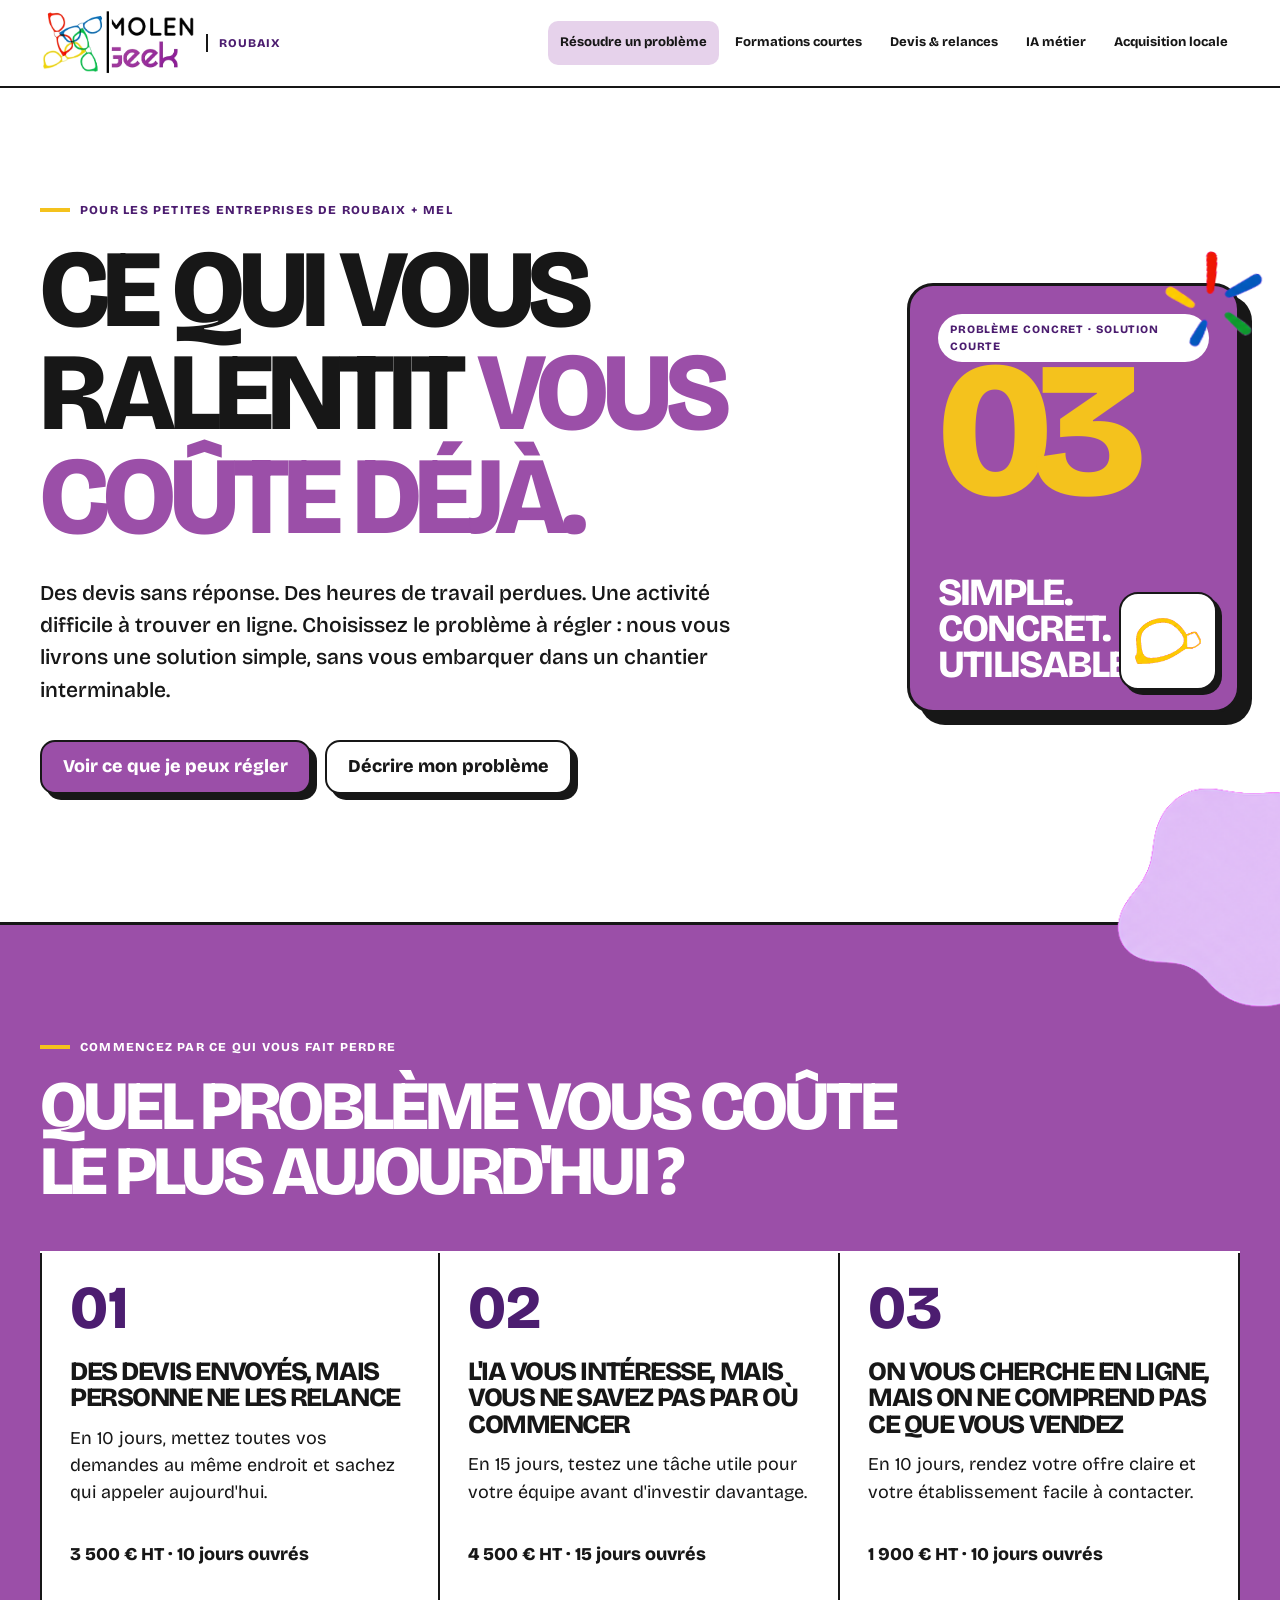
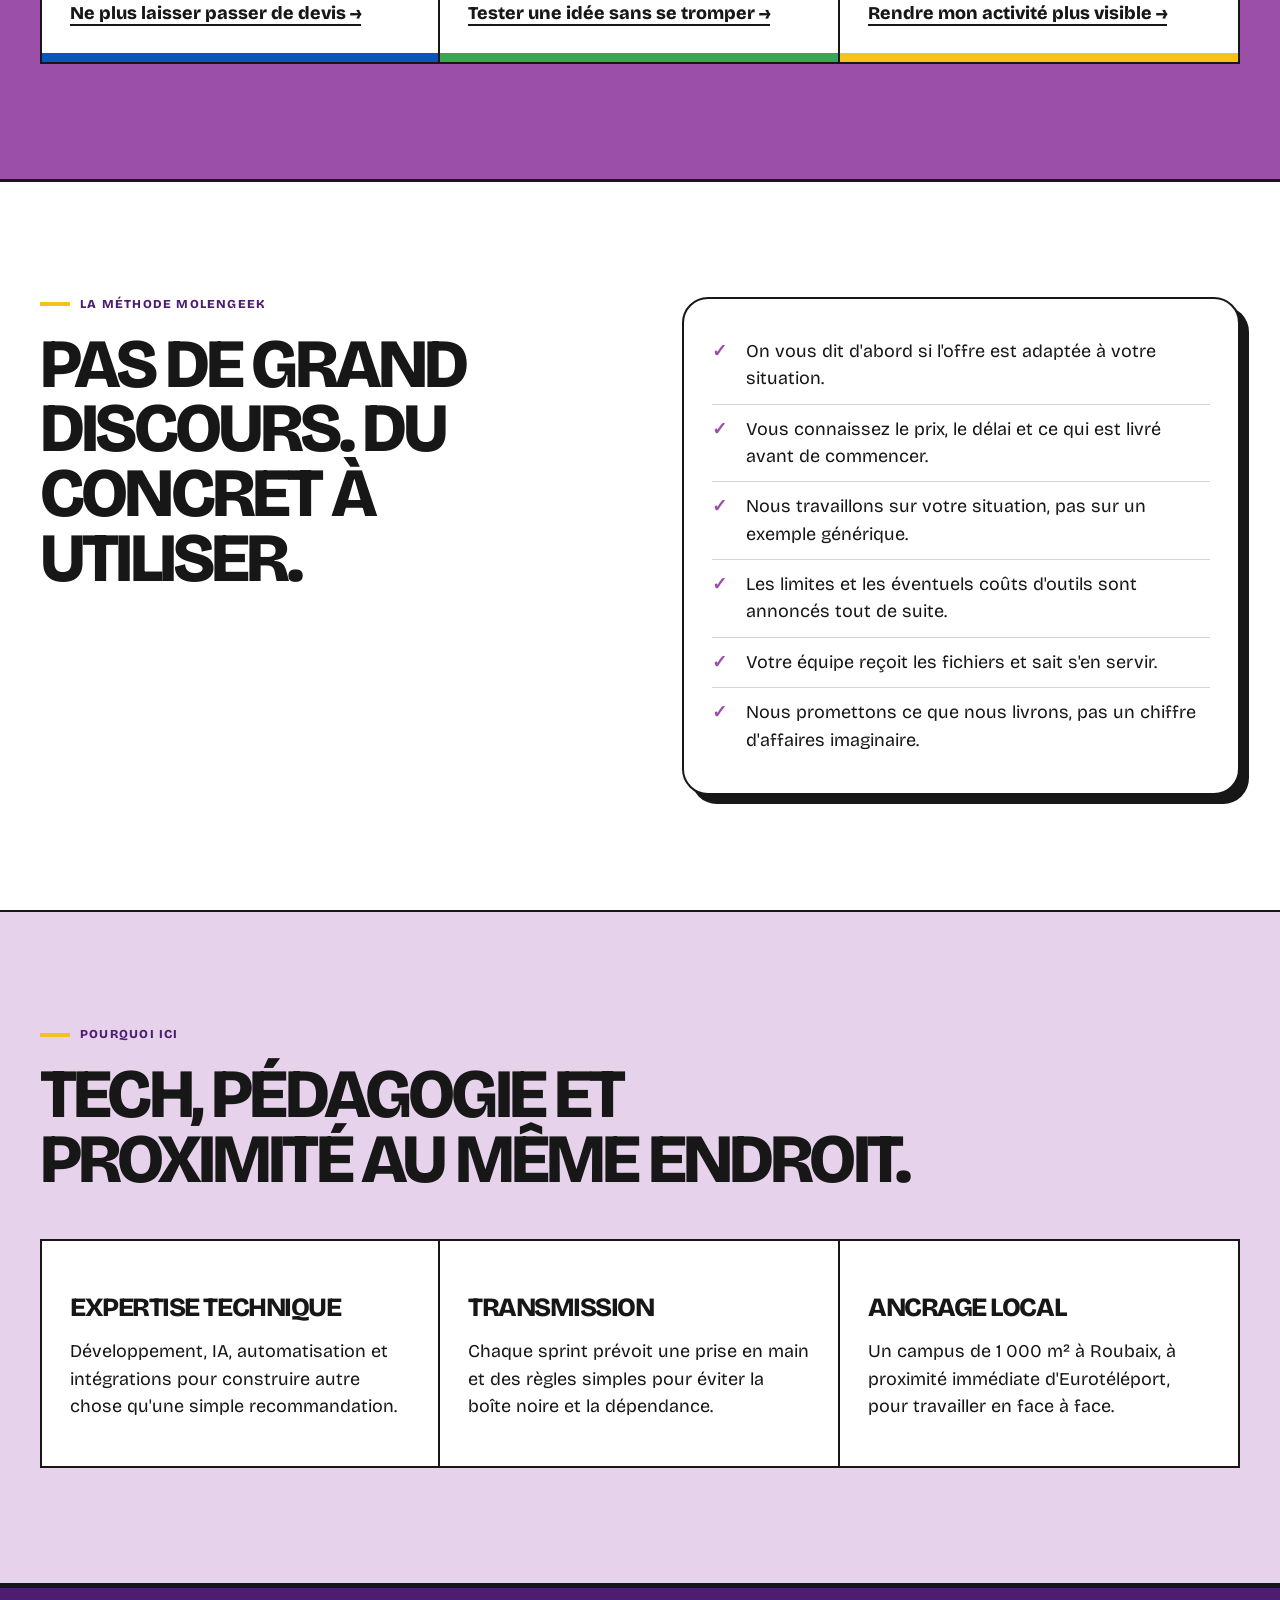
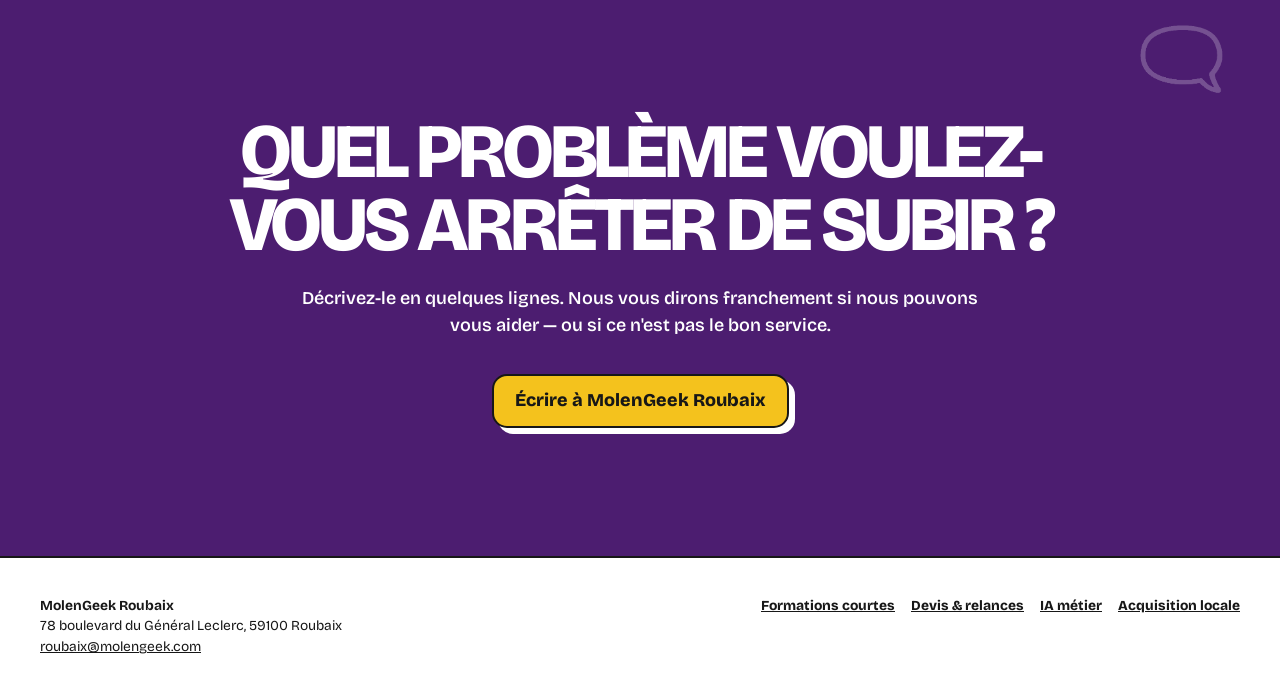
<file: site/index.html>
<!doctype html>
<html lang="fr">
<head>
  <meta charset="utf-8">
  <meta name="viewport" content="width=device-width, initial-scale=1">
  <meta name="description" content="Des solutions courtes pour ne plus laisser passer des devis, des heures de travail ou des clients locaux.">
  <title>Résoudre un problème concret — MolenGeek Roubaix</title>
  <link rel="stylesheet" href="styles.css">
  <script src="script.js" defer></script>
</head>
<body>
  <a class="skip-link" href="#contenu">Aller au contenu</a>
  <header class="site-header">
    <div class="header-inner">
      <a class="brand" href="index.html" aria-label="MolenGeek Roubaix — accueil">
        <img class="brand-logo" src="../brand/molengeek/assets/png/logo-molengeek-horizontal.png" alt="MolenGeek">
        <span class="brand-campus">Roubaix</span>
      </a>
      <button class="menu-toggle" type="button" hidden data-menu-toggle aria-expanded="false" aria-controls="navigation">Menu</button>
      <nav class="site-nav" id="navigation" data-navigation data-open="false" aria-label="Navigation principale">
        <a href="index.html" aria-current="page">Résoudre un problème</a>
        <a href="formations.html">Formations courtes</a>
        <a href="devis-relances.html">Devis &amp; relances</a>
        <a href="ia-metier-prototype.html">IA métier</a>
        <a href="acquisition-locale.html">Acquisition locale</a>
      </nav>
    </div>
  </header>

  <main id="contenu">
    <section class="hero">
      <div class="shell hero-grid">
        <div>
          <p class="eyebrow">Pour les petites entreprises de Roubaix + MEL</p>
          <h1>Ce qui vous ralentit <span class="accent">vous coûte déjà.</span></h1>
          <p class="hero-copy">Des devis sans réponse. Des heures de travail perdues. Une activité difficile à trouver en ligne. Choisissez le problème à régler : nous vous livrons une solution simple, sans vous embarquer dans un chantier interminable.</p>
          <div class="actions">
            <a class="button" href="#services">Voir ce que je peux régler</a>
            <a class="button secondary" href="mailto:roubaix@molengeek.com?subject=Quel%20service%20pour%20mon%20entreprise%20%3F">Décrire mon problème</a>
          </div>
        </div>
        <aside class="poster-card" aria-label="Trois services courts et bornés">
          <div>
            <span class="poster-label">Problème concret · solution courte</span>
            <div class="poster-number">03</div>
          </div>
          <div>
            <p class="poster-copy">Simple.<br>Concret.<br>Utilisable.</p>
            <img class="poster-icon" src="../brand/molengeek/assets/png-generated-v2/logo-glasses-yellow.png" alt="" aria-hidden="true">
            <div class="color-bars" aria-hidden="true"><span></span><span></span><span></span><span></span></div>
          </div>
        </aside>
      </div>
    </section>

    <section class="section purple" id="services">
      <div class="shell">
        <p class="eyebrow">Commencez par ce qui vous fait perdre</p>
        <h2 class="section-heading">Quel problème vous coûte le plus aujourd'hui ?</h2>
        <div class="card-grid">
          <article class="service-card">
            <span class="service-number">01</span>
            <h3>Des devis envoyés, mais personne ne les relance</h3>
            <p>En 10 jours, mettez toutes vos demandes au même endroit et sachez qui appeler aujourd'hui.</p>
            <p class="price">3 500 € HT · 10 jours ouvrés</p>
            <a class="text-link" href="devis-relances.html">Ne plus laisser passer de devis →</a>
          </article>
          <article class="service-card">
            <span class="service-number">02</span>
            <h3>L'IA vous intéresse, mais vous ne savez pas par où commencer</h3>
            <p>En 15 jours, testez une tâche utile pour votre équipe avant d'investir davantage.</p>
            <p class="price">4 500 € HT · 15 jours ouvrés</p>
            <a class="text-link" href="ia-metier-prototype.html">Tester une idée sans se tromper →</a>
          </article>
          <article class="service-card">
            <span class="service-number">03</span>
            <h3>On vous cherche en ligne, mais on ne comprend pas ce que vous vendez</h3>
            <p>En 10 jours, rendez votre offre claire et votre établissement facile à contacter.</p>
            <p class="price">1 900 € HT · 10 jours ouvrés</p>
            <a class="text-link" href="acquisition-locale.html">Rendre mon activité plus visible →</a>
          </article>
        </div>
      </div>
    </section>

    <section class="section">
      <div class="shell split">
        <div>
          <p class="eyebrow">La méthode MolenGeek</p>
          <h2 class="section-heading">Pas de grand discours. Du concret à utiliser.</h2>
        </div>
        <div class="content-card">
          <ul class="check-list">
            <li>On vous dit d'abord si l'offre est adaptée à votre situation.</li>
            <li>Vous connaissez le prix, le délai et ce qui est livré avant de commencer.</li>
            <li>Nous travaillons sur votre situation, pas sur un exemple générique.</li>
            <li>Les limites et les éventuels coûts d'outils sont annoncés tout de suite.</li>
            <li>Votre équipe reçoit les fichiers et sait s'en servir.</li>
            <li>Nous promettons ce que nous livrons, pas un chiffre d'affaires imaginaire.</li>
          </ul>
        </div>
      </div>
    </section>

    <section class="section soft">
      <div class="shell">
        <p class="eyebrow">Pourquoi ici</p>
        <h2 class="section-heading">Tech, pédagogie et proximité au même endroit.</h2>
        <div class="card-grid">
          <article class="content-card">
            <h3>Expertise technique</h3>
            <p>Développement, IA, automatisation et intégrations pour construire autre chose qu'une simple recommandation.</p>
          </article>
          <article class="content-card">
            <h3>Transmission</h3>
            <p>Chaque sprint prévoit une prise en main et des règles simples pour éviter la boîte noire et la dépendance.</p>
          </article>
          <article class="content-card">
            <h3>Ancrage local</h3>
            <p>Un campus de 1 000 m² à Roubaix, à proximité immédiate d'Eurotéléport, pour travailler en face à face.</p>
          </article>
        </div>
      </div>
    </section>

    <section class="cta-section">
      <div class="shell">
        <h2>Quel problème voulez-vous arrêter de subir&nbsp;?</h2>
        <p>Décrivez-le en quelques lignes. Nous vous dirons franchement si nous pouvons vous aider — ou si ce n'est pas le bon service.</p>
        <div class="actions">
          <a class="button" href="mailto:roubaix@molengeek.com?subject=Diagnostic%20service%20B2B%20MolenGeek%20Roubaix">Écrire à MolenGeek Roubaix</a>
        </div>
      </div>
    </section>
  </main>

  <footer class="site-footer">
    <div class="shell footer-grid">
      <p><strong>MolenGeek Roubaix</strong><br>78 boulevard du Général Leclerc, 59100 Roubaix<br><a href="mailto:roubaix@molengeek.com">roubaix@molengeek.com</a></p>
      <div class="footer-links">
        <a href="formations.html">Formations courtes</a>
        <a href="devis-relances.html">Devis &amp; relances</a>
        <a href="ia-metier-prototype.html">IA métier</a>
        <a href="acquisition-locale.html">Acquisition locale</a>
      </div>
    </div>
  </footer>
</body>
</html>
</file>
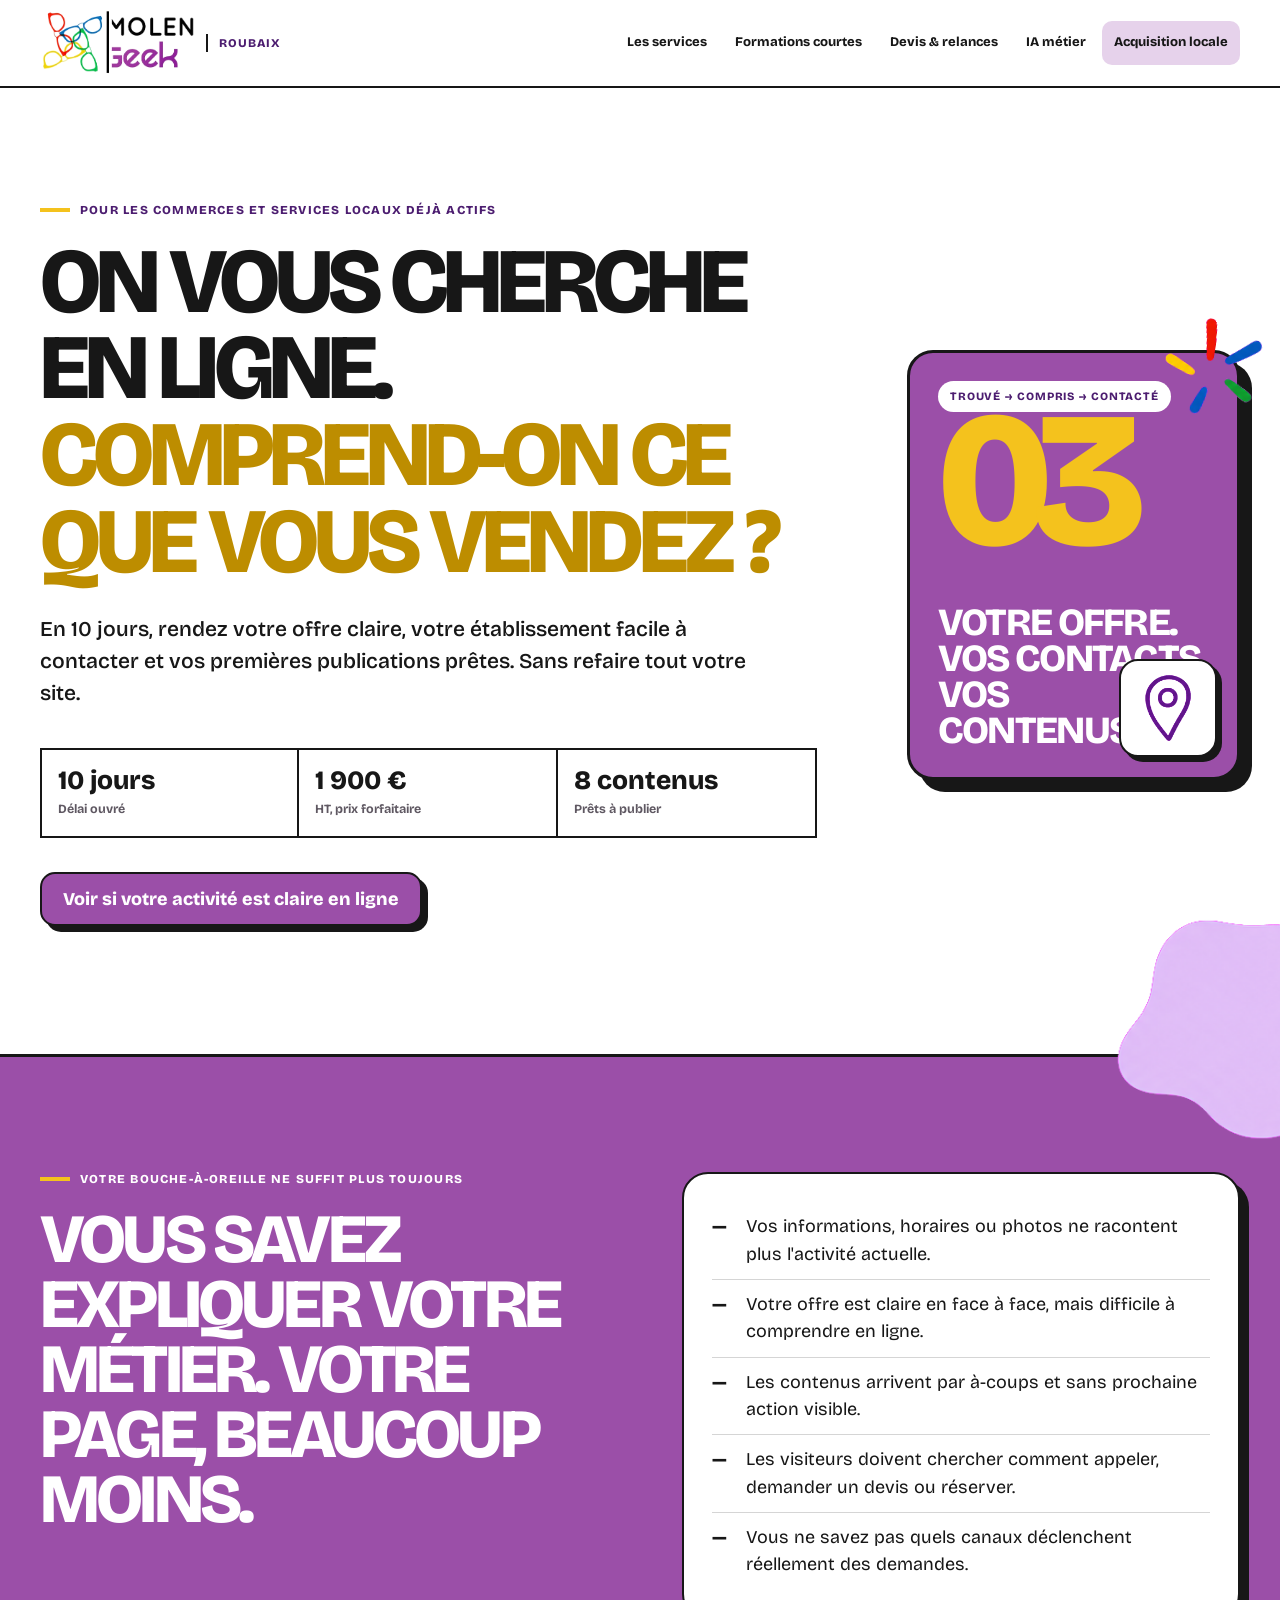
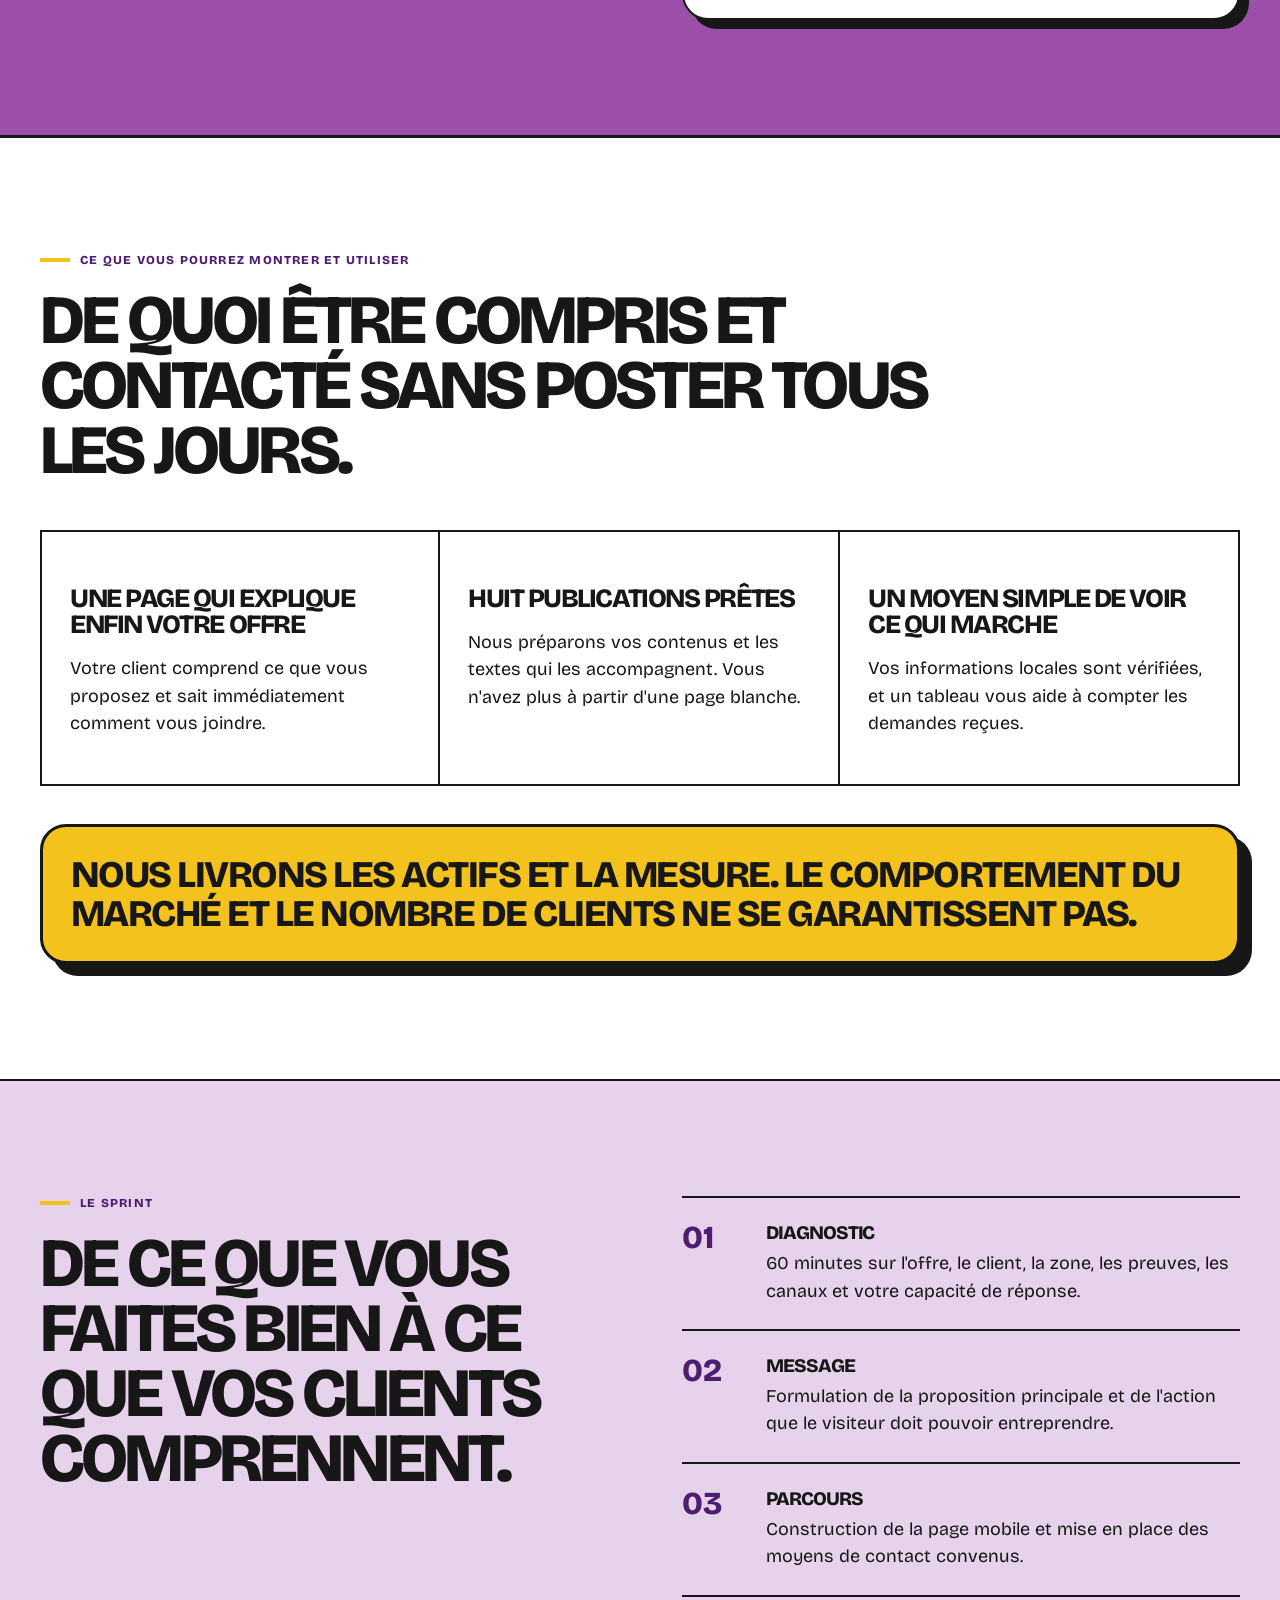
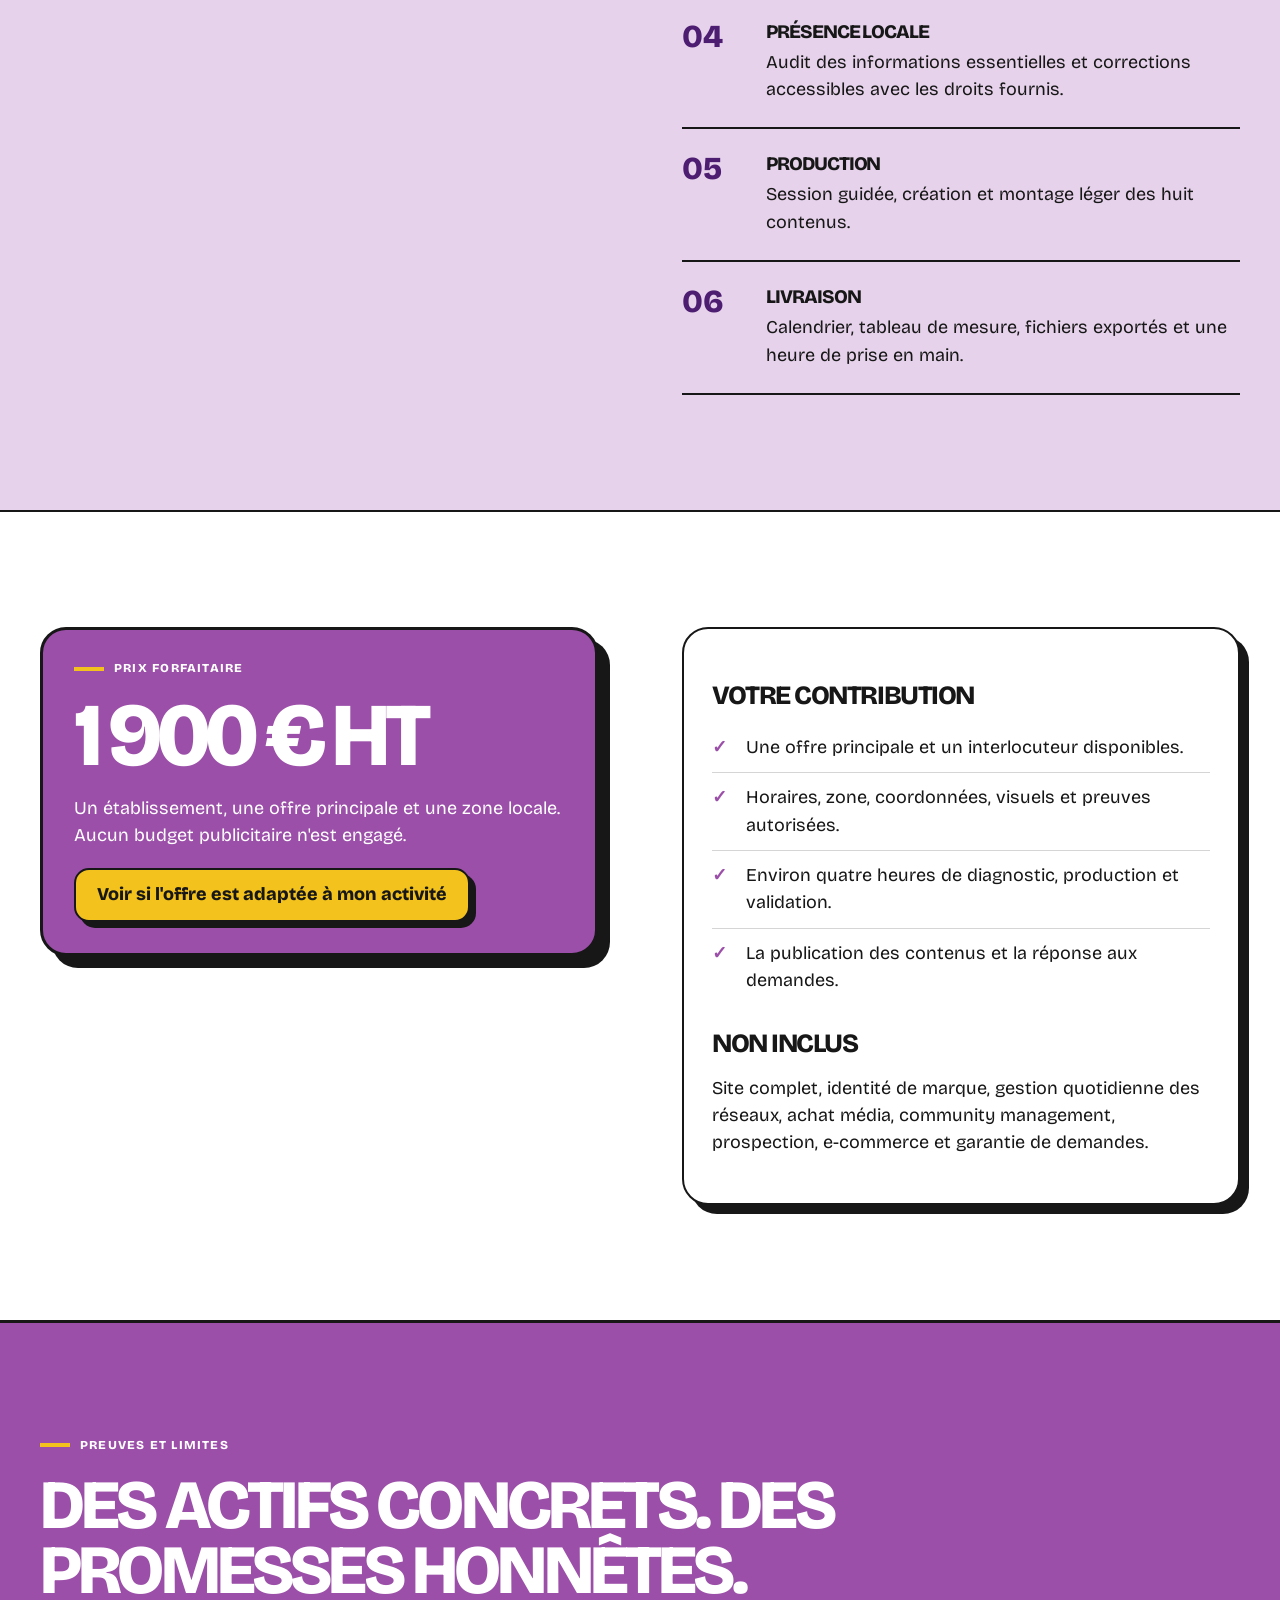
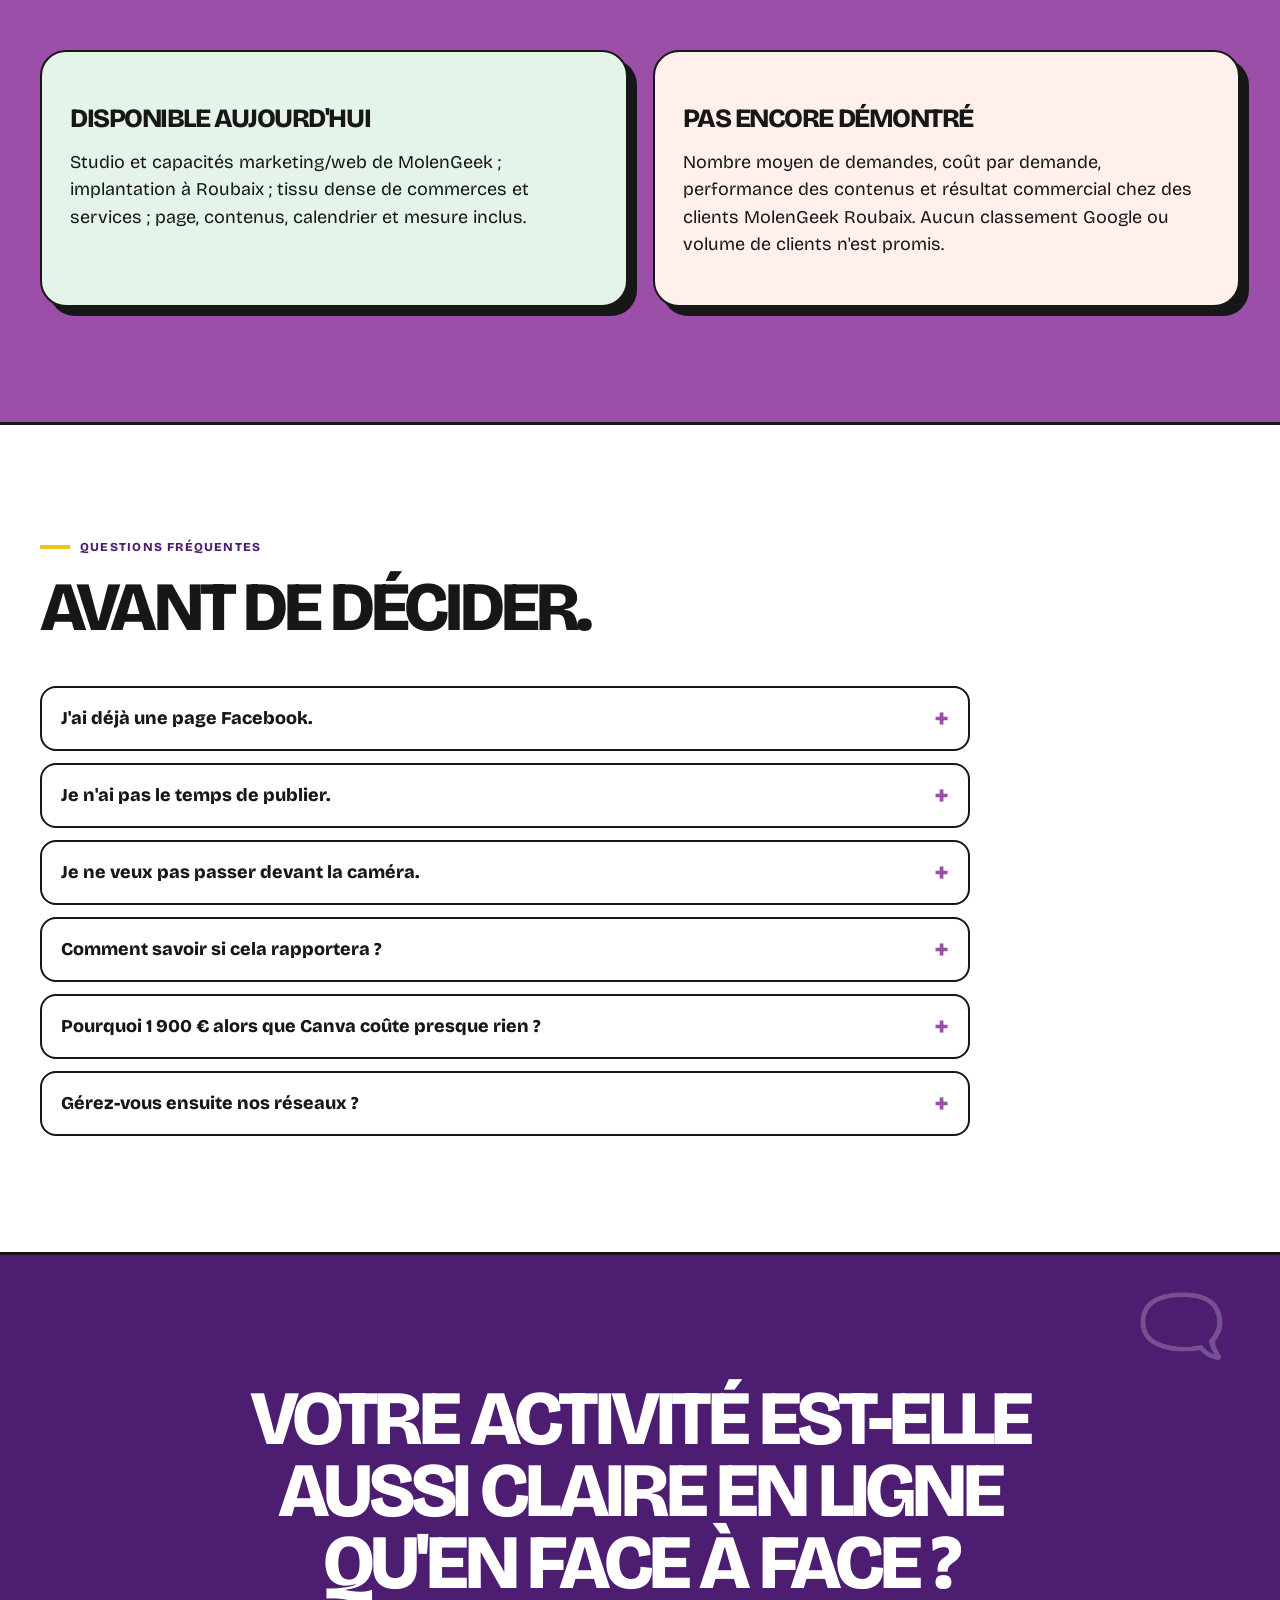
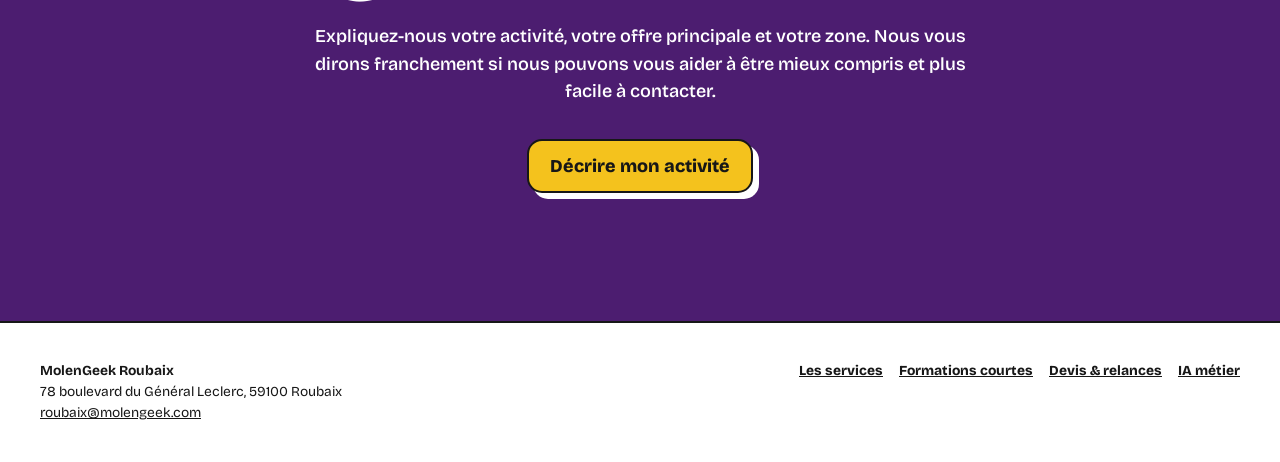
<file: site/acquisition-locale.html>
<!doctype html>
<html lang="fr">
<head>
  <meta charset="utf-8">
  <meta name="viewport" content="width=device-width, initial-scale=1">
  <meta name="description" content="Si l'on vous cherche en ligne, comprend-on ce que vous vendez ? En 10 jours, rendez votre activité locale claire et facile à contacter.">
  <title>Être trouvé et compris en ligne — MolenGeek Roubaix</title>
  <link rel="stylesheet" href="styles.css">
  <script src="script.js" defer></script>
</head>
<body class="theme-yellow">
  <a class="skip-link" href="#contenu">Aller au contenu</a>
  <header class="site-header">
    <div class="header-inner">
      <a class="brand" href="index.html" aria-label="MolenGeek Roubaix — accueil"><img class="brand-logo" src="../brand/molengeek/assets/png/logo-molengeek-horizontal.png" alt="MolenGeek"><span class="brand-campus">Roubaix</span></a>
      <button class="menu-toggle" type="button" hidden data-menu-toggle aria-expanded="false" aria-controls="navigation">Menu</button>
      <nav class="site-nav" id="navigation" data-navigation data-open="false" aria-label="Navigation principale">
        <a href="index.html">Les services</a>
        <a href="formations.html">Formations courtes</a>
        <a href="devis-relances.html">Devis &amp; relances</a>
        <a href="ia-metier-prototype.html">IA métier</a>
        <a href="acquisition-locale.html" aria-current="page">Acquisition locale</a>
      </nav>
    </div>
  </header>

  <main id="contenu">
    <section class="hero offer-hero">
      <div class="shell hero-grid">
        <div>
          <p class="eyebrow">Pour les commerces et services locaux déjà actifs</p>
          <h1>On vous cherche en ligne. <span class="accent">Comprend-on ce que vous vendez&nbsp;?</span></h1>
          <p class="hero-copy">En 10 jours, rendez votre offre claire, votre établissement facile à contacter et vos premières publications prêtes. Sans refaire tout votre site.</p>
          <div class="stats" aria-label="Informations principales">
            <div class="stat"><strong>10 jours</strong><span>Délai ouvré</span></div>
            <div class="stat"><strong>1 900 €</strong><span>HT, prix forfaitaire</span></div>
            <div class="stat"><strong>8 contenus</strong><span>Prêts à publier</span></div>
          </div>
          <div class="actions"><a class="button" href="mailto:roubaix@molengeek.com?subject=Diagnostic%20%E2%80%94%20Sprint%20acquisition%20locale%20et%20contenu">Voir si votre activité est claire en ligne</a></div>
        </div>
        <aside class="poster-card" aria-label="Acquisition locale et contenus">
          <div><span class="poster-label">Trouvé → compris → contacté</span><div class="poster-number">03</div></div>
          <div><p class="poster-copy">Votre offre.<br>Vos contacts.<br>Vos contenus.</p><img class="poster-icon" src="../brand/molengeek/assets/png-generated-v2/map-pin-purple.png" alt="" aria-hidden="true"><div class="color-bars" aria-hidden="true"><span></span><span></span><span></span><span></span></div></div>
        </aside>
      </div>
    </section>

    <section class="section purple">
      <div class="shell split">
        <div>
          <p class="eyebrow">Votre bouche-à-oreille ne suffit plus toujours</p>
          <h2 class="section-heading">Vous savez expliquer votre métier. Votre page, beaucoup moins.</h2>
        </div>
        <div class="content-card">
          <ul class="plain-list">
            <li>Vos informations, horaires ou photos ne racontent plus l'activité actuelle.</li>
            <li>Votre offre est claire en face à face, mais difficile à comprendre en ligne.</li>
            <li>Les contenus arrivent par à-coups et sans prochaine action visible.</li>
            <li>Les visiteurs doivent chercher comment appeler, demander un devis ou réserver.</li>
            <li>Vous ne savez pas quels canaux déclenchent réellement des demandes.</li>
          </ul>
        </div>
      </div>
    </section>

    <section class="section">
      <div class="shell">
        <p class="eyebrow">Ce que vous pourrez montrer et utiliser</p>
        <h2 class="section-heading">De quoi être compris et contacté sans poster tous les jours.</h2>
        <div class="card-grid">
          <article class="content-card"><h3>Une page qui explique enfin votre offre</h3><p>Votre client comprend ce que vous proposez et sait immédiatement comment vous joindre.</p></article>
          <article class="content-card"><h3>Huit publications prêtes</h3><p>Nous préparons vos contenus et les textes qui les accompagnent. Vous n'avez plus à partir d'une page blanche.</p></article>
          <article class="content-card"><h3>Un moyen simple de voir ce qui marche</h3><p>Vos informations locales sont vérifiées, et un tableau vous aide à compter les demandes reçues.</p></article>
        </div>
        <div class="promise-band" style="margin-top: 38px;">Nous livrons les actifs et la mesure. Le comportement du marché et le nombre de clients ne se garantissent pas.</div>
      </div>
    </section>

    <section class="section soft">
      <div class="shell split">
        <div>
          <p class="eyebrow">Le sprint</p>
          <h2 class="section-heading">De ce que vous faites bien à ce que vos clients comprennent.</h2>
        </div>
        <div class="steps">
          <article class="step"><div><h3>Diagnostic</h3><p>60 minutes sur l'offre, le client, la zone, les preuves, les canaux et votre capacité de réponse.</p></div></article>
          <article class="step"><div><h3>Message</h3><p>Formulation de la proposition principale et de l'action que le visiteur doit pouvoir entreprendre.</p></div></article>
          <article class="step"><div><h3>Parcours</h3><p>Construction de la page mobile et mise en place des moyens de contact convenus.</p></div></article>
          <article class="step"><div><h3>Présence locale</h3><p>Audit des informations essentielles et corrections accessibles avec les droits fournis.</p></div></article>
          <article class="step"><div><h3>Production</h3><p>Session guidée, création et montage léger des huit contenus.</p></div></article>
          <article class="step"><div><h3>Livraison</h3><p>Calendrier, tableau de mesure, fichiers exportés et une heure de prise en main.</p></div></article>
        </div>
      </div>
    </section>

    <section class="section">
      <div class="shell split">
        <div class="price-panel">
          <p class="eyebrow">Prix forfaitaire</p>
          <span class="big-price">1 900 € HT</span>
          <p>Un établissement, une offre principale et une zone locale. Aucun budget publicitaire n'est engagé.</p>
          <a class="button" href="mailto:roubaix@molengeek.com?subject=Diagnostic%20%E2%80%94%20Sprint%20acquisition%20locale%20et%20contenu">Voir si l'offre est adaptée à mon activité</a>
        </div>
        <div class="content-card">
          <h3>Votre contribution</h3>
          <ul class="check-list">
            <li>Une offre principale et un interlocuteur disponibles.</li>
            <li>Horaires, zone, coordonnées, visuels et preuves autorisées.</li>
            <li>Environ quatre heures de diagnostic, production et validation.</li>
            <li>La publication des contenus et la réponse aux demandes.</li>
          </ul>
          <h3>Non inclus</h3>
          <p>Site complet, identité de marque, gestion quotidienne des réseaux, achat média, community management, prospection, e-commerce et garantie de demandes.</p>
        </div>
      </div>
    </section>

    <section class="section purple">
      <div class="shell">
        <p class="eyebrow">Preuves et limites</p>
        <h2 class="section-heading">Des actifs concrets. Des promesses honnêtes.</h2>
        <div class="proof-grid">
          <article class="proof-card available"><h3>Disponible aujourd'hui</h3><p>Studio et capacités marketing/web de MolenGeek ; implantation à Roubaix ; tissu dense de commerces et services ; page, contenus, calendrier et mesure inclus.</p></article>
          <article class="proof-card missing"><h3>Pas encore démontré</h3><p>Nombre moyen de demandes, coût par demande, performance des contenus et résultat commercial chez des clients MolenGeek Roubaix. Aucun classement Google ou volume de clients n'est promis.</p></article>
        </div>
      </div>
    </section>

    <section class="section">
      <div class="shell">
        <p class="eyebrow">Questions fréquentes</p>
        <h2 class="section-heading">Avant de décider.</h2>
        <div class="faq">
          <details><summary>J'ai déjà une page Facebook.</summary><p>Le sprint relie un message clair, une page de contact, une présence locale et des contenus à une action mesurable. Il ne remplace pas forcément vos canaux existants.</p></details>
          <details><summary>Je n'ai pas le temps de publier.</summary><p>Huit contenus et un calendrier sont préparés. La publication reste au client afin de ne pas cacher une charge récurrente qui n'est pas incluse.</p></details>
          <details><summary>Je ne veux pas passer devant la caméra.</summary><p>Le format peut partir d'une interview, de démonstrations, du lieu ou de produits. Une présence humaine reste recommandée lorsqu'elle sert la confiance.</p></details>
          <details><summary>Comment savoir si cela rapportera ?</summary><p>Le tableau permet de compter les demandes attribuables. Nous garantissons les actifs et la mesure installée, pas le comportement du marché.</p></details>
          <details><summary>Pourquoi 1 900 € alors que Canva coûte presque rien ?</summary><p>Canva est un outil. Le forfait couvre le message, le parcours, la production coordonnée, les fichiers prêts à publier et la mesure.</p></details>
          <details><summary>Gérez-vous ensuite nos réseaux ?</summary><p>Pas dans ce forfait. Une production ou diffusion récurrente ferait l'objet d'un accord séparé après observation de la première vague.</p></details>
        </div>
      </div>
    </section>

    <section class="cta-section">
      <div class="shell">
        <h2>Votre activité est-elle aussi claire en ligne qu'en face à face&nbsp;?</h2>
        <p>Expliquez-nous votre activité, votre offre principale et votre zone. Nous vous dirons franchement si nous pouvons vous aider à être mieux compris et plus facile à contacter.</p>
        <div class="actions"><a class="button" href="mailto:roubaix@molengeek.com?subject=Diagnostic%20%E2%80%94%20Sprint%20acquisition%20locale%20et%20contenu">Décrire mon activité</a></div>
      </div>
    </section>
  </main>

  <footer class="site-footer"><div class="shell footer-grid"><p><strong>MolenGeek Roubaix</strong><br>78 boulevard du Général Leclerc, 59100 Roubaix<br><a href="mailto:roubaix@molengeek.com">roubaix@molengeek.com</a></p><div class="footer-links"><a href="index.html">Les services</a><a href="formations.html">Formations courtes</a><a href="devis-relances.html">Devis &amp; relances</a><a href="ia-metier-prototype.html">IA métier</a></div></div></footer>
</body>
</html>
</file>
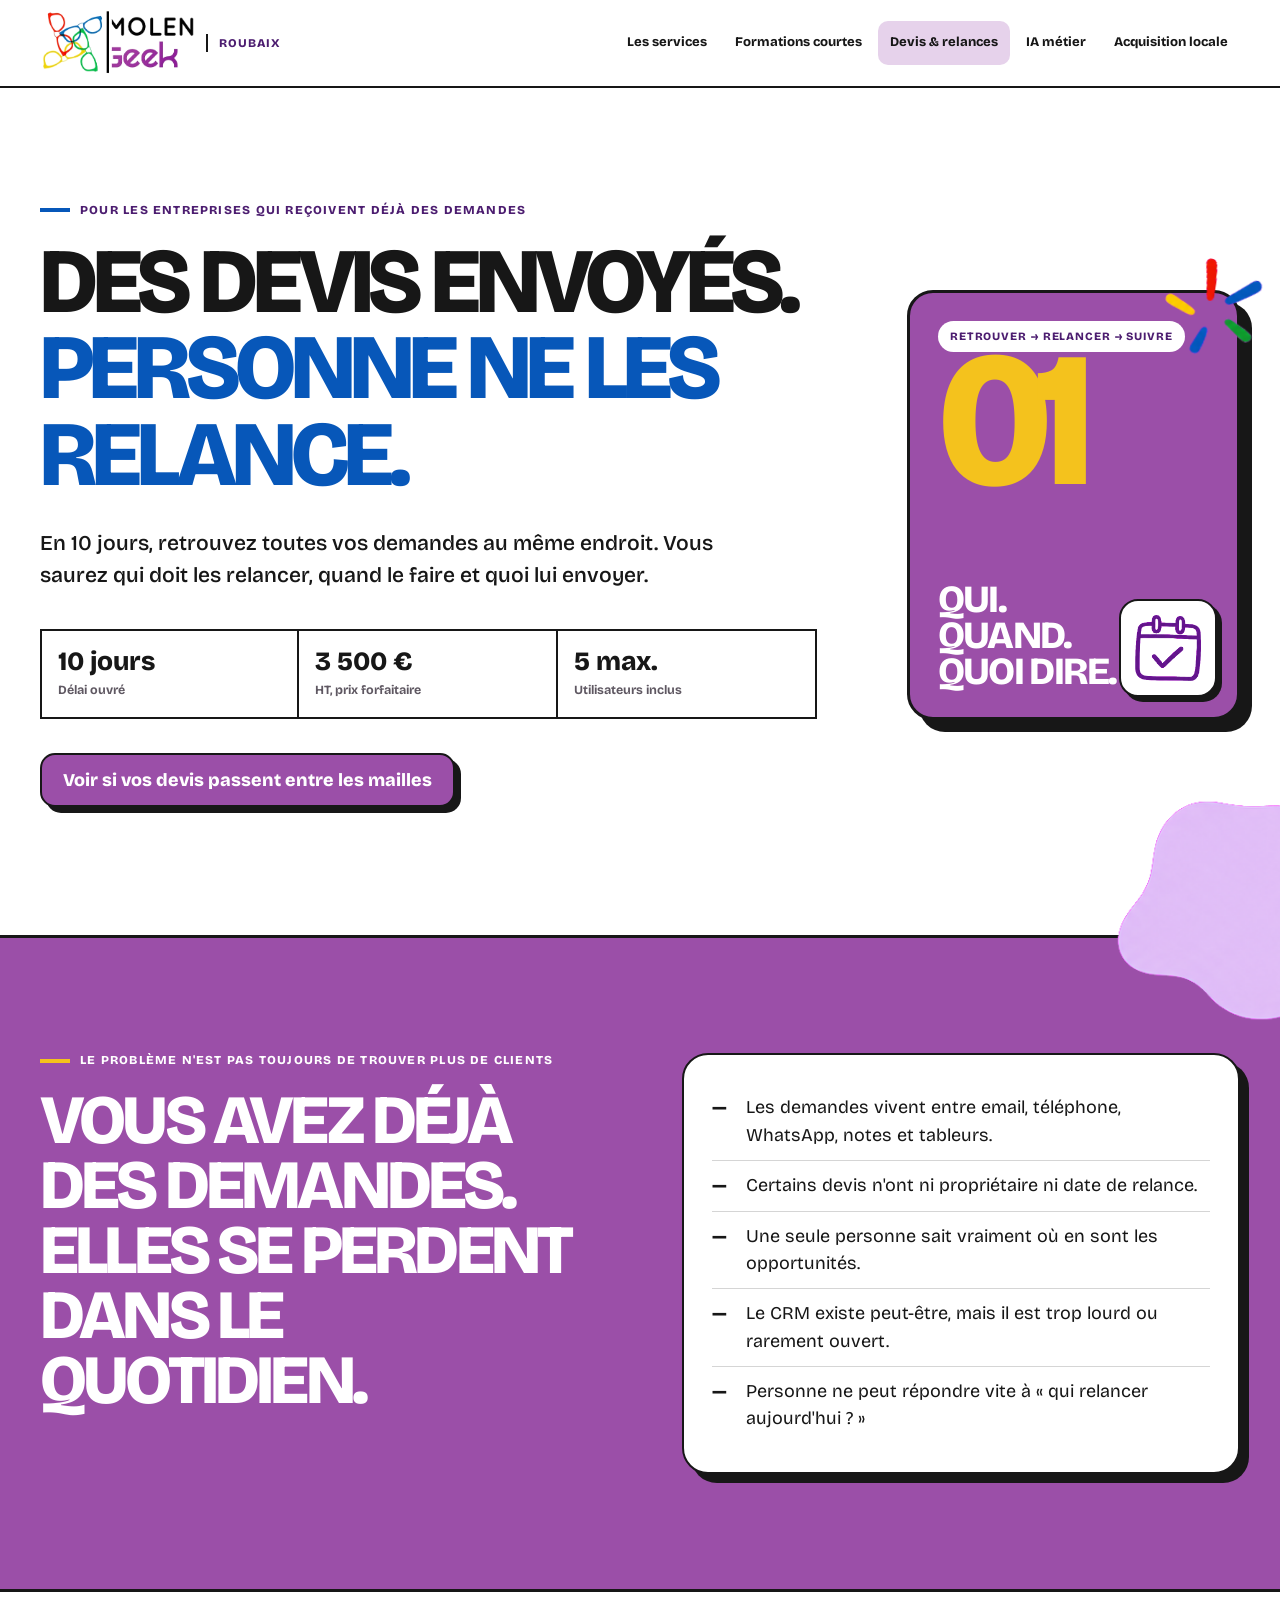
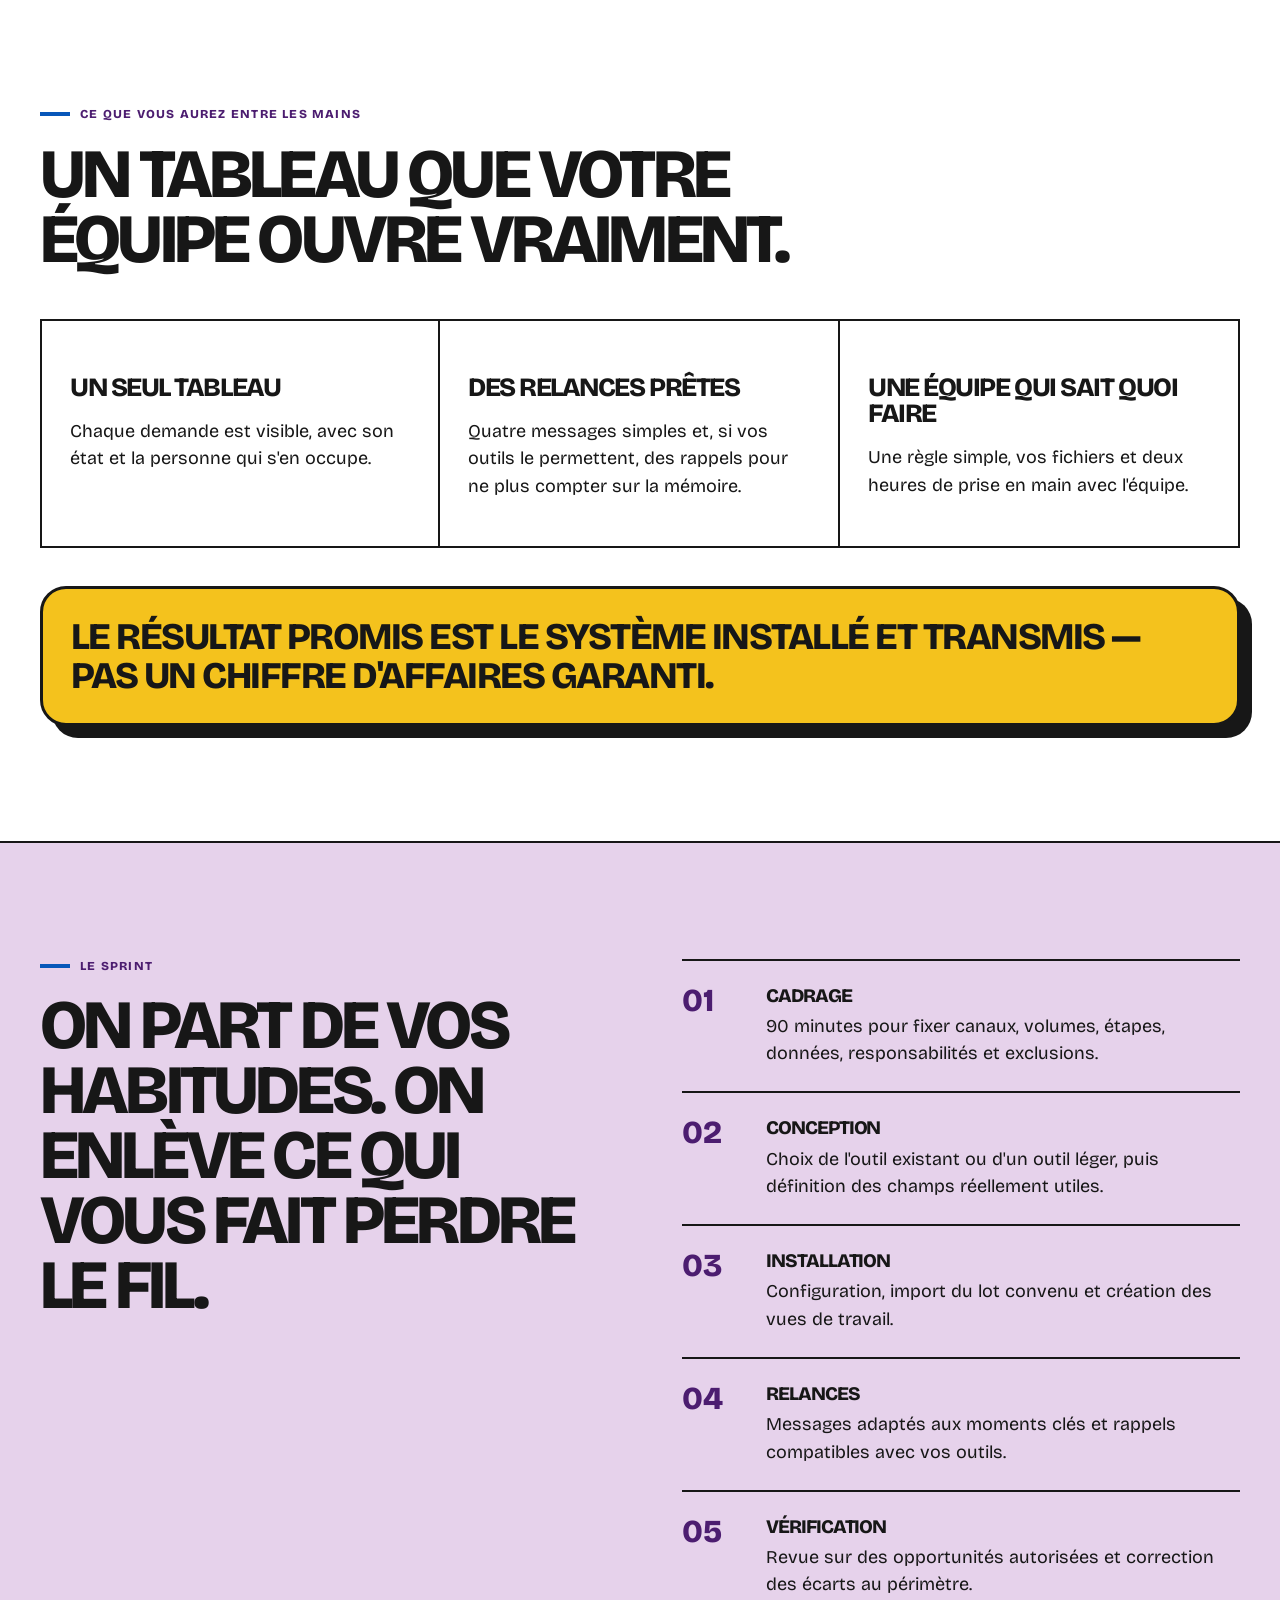
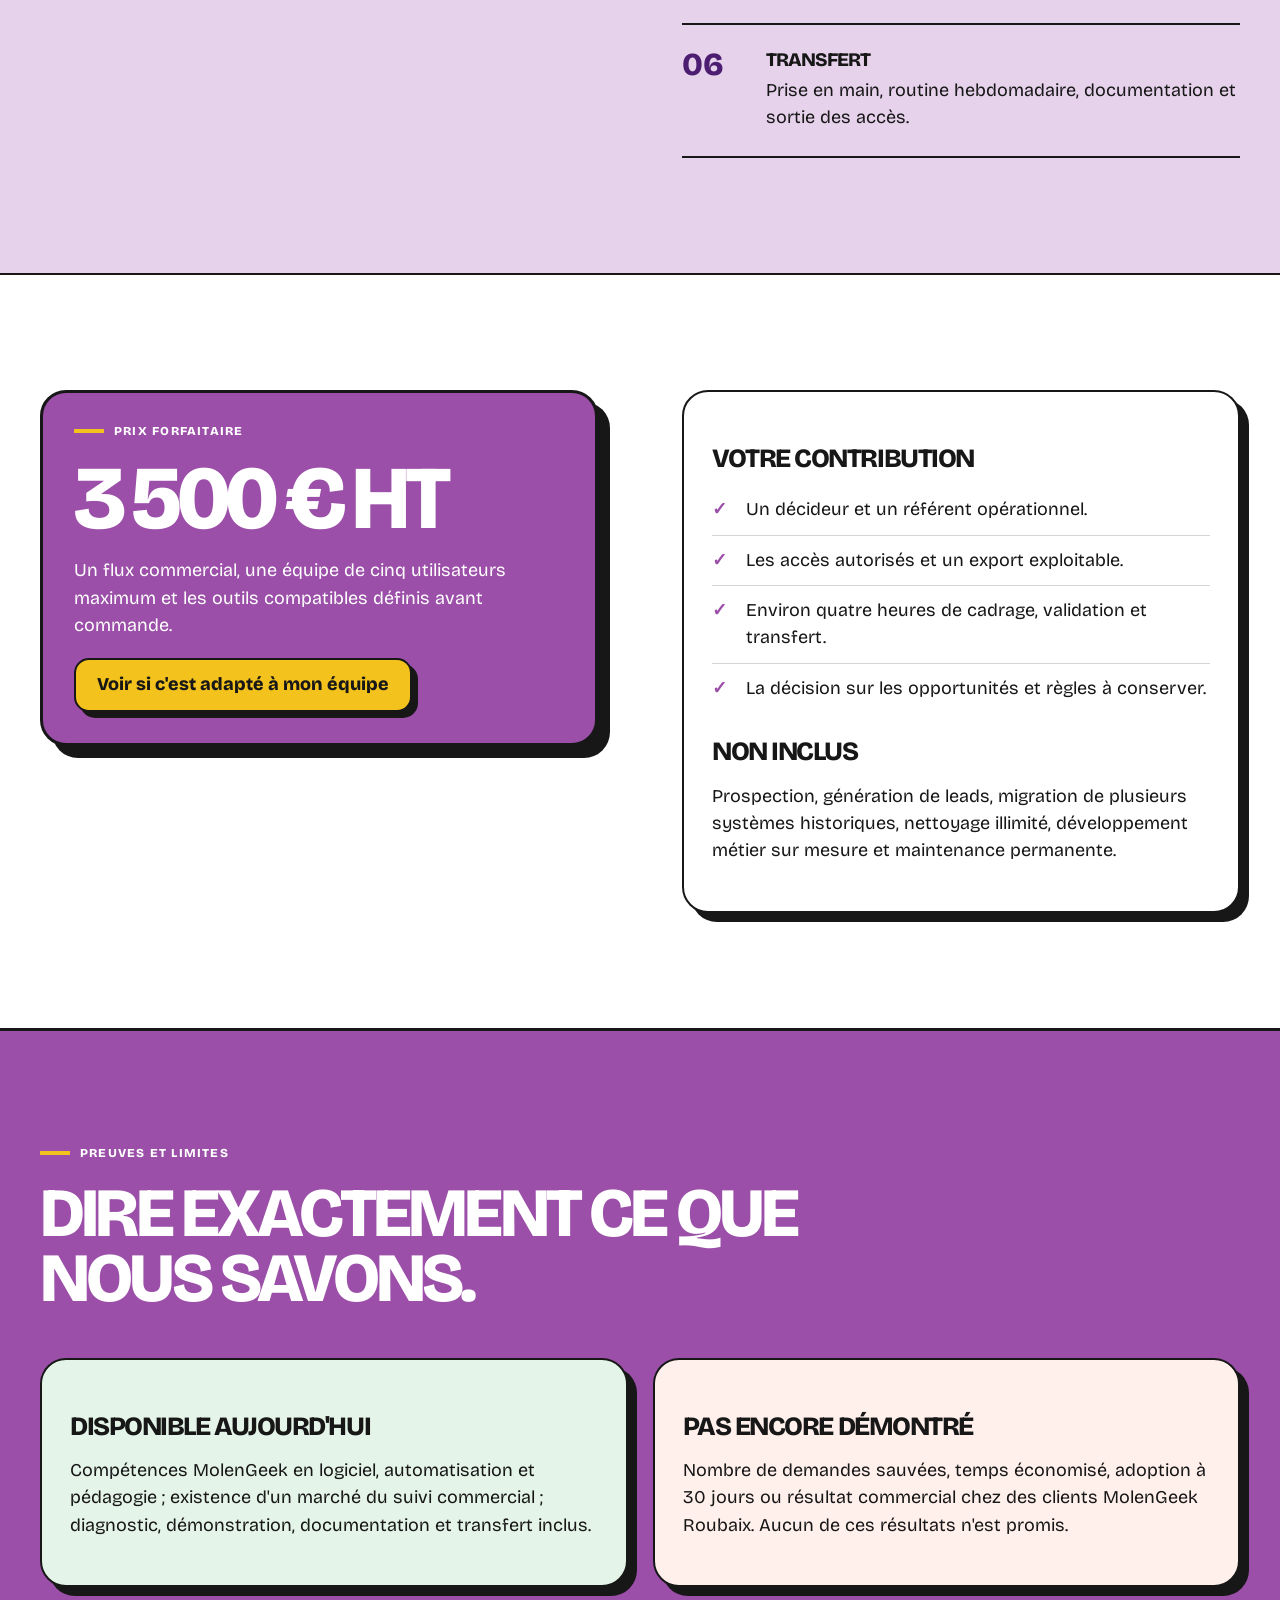
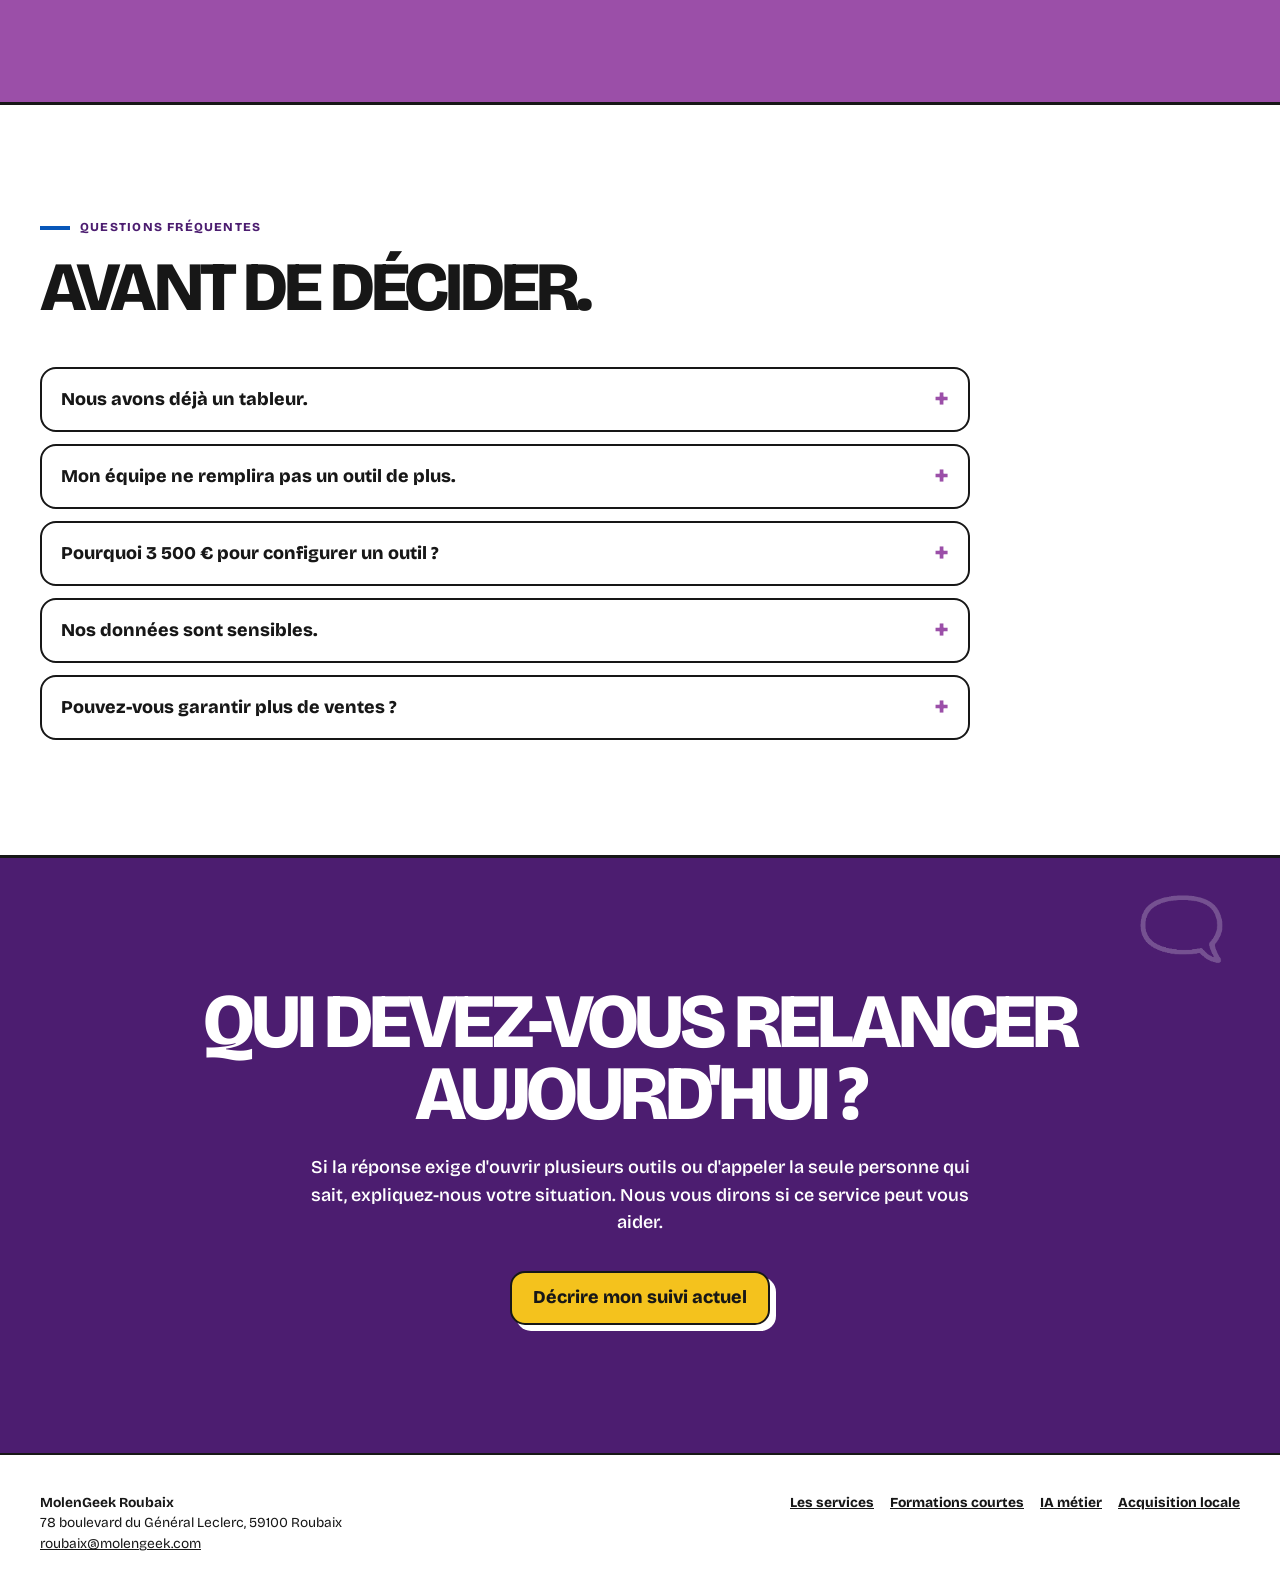
<file: site/devis-relances.html>
<!doctype html>
<html lang="fr">
<head>
  <meta charset="utf-8">
  <meta name="viewport" content="width=device-width, initial-scale=1">
  <meta name="description" content="Des devis envoyés, mais personne ne les relance ? En 10 jours, reprenez la main sur vos demandes et vos relances.">
  <title>Ne plus laisser passer de devis — MolenGeek Roubaix</title>
  <link rel="stylesheet" href="styles.css">
  <script src="script.js" defer></script>
</head>
<body class="theme-blue">
  <a class="skip-link" href="#contenu">Aller au contenu</a>
  <header class="site-header">
    <div class="header-inner">
      <a class="brand" href="index.html" aria-label="MolenGeek Roubaix — accueil"><img class="brand-logo" src="../brand/molengeek/assets/png/logo-molengeek-horizontal.png" alt="MolenGeek"><span class="brand-campus">Roubaix</span></a>
      <button class="menu-toggle" type="button" hidden data-menu-toggle aria-expanded="false" aria-controls="navigation">Menu</button>
      <nav class="site-nav" id="navigation" data-navigation data-open="false" aria-label="Navigation principale">
        <a href="index.html">Les services</a>
        <a href="formations.html">Formations courtes</a>
        <a href="devis-relances.html" aria-current="page">Devis &amp; relances</a>
        <a href="ia-metier-prototype.html">IA métier</a>
        <a href="acquisition-locale.html">Acquisition locale</a>
      </nav>
    </div>
  </header>

  <main id="contenu">
    <section class="hero offer-hero">
      <div class="shell hero-grid">
        <div>
          <p class="eyebrow">Pour les entreprises qui reçoivent déjà des demandes</p>
          <h1>Des devis envoyés. <span class="accent">Personne ne les relance.</span></h1>
          <p class="hero-copy">En 10 jours, retrouvez toutes vos demandes au même endroit. Vous saurez qui doit les relancer, quand le faire et quoi lui envoyer.</p>
          <div class="stats" aria-label="Informations principales">
            <div class="stat"><strong>10 jours</strong><span>Délai ouvré</span></div>
            <div class="stat"><strong>3 500 €</strong><span>HT, prix forfaitaire</span></div>
            <div class="stat"><strong>5 max.</strong><span>Utilisateurs inclus</span></div>
          </div>
          <div class="actions"><a class="button" href="mailto:roubaix@molengeek.com?subject=Diagnostic%20%E2%80%94%20Sprint%20devis%2C%20relances%20et%20suivi">Voir si vos devis passent entre les mailles</a></div>
        </div>
        <aside class="poster-card" aria-label="Système de suivi commercial">
          <div><span class="poster-label">Retrouver → relancer → suivre</span><div class="poster-number">01</div></div>
          <div><p class="poster-copy">Qui.<br>Quand.<br>Quoi dire.</p><img class="poster-icon" src="../brand/molengeek/assets/png-generated-v2/calendar-check-purple.png" alt="" aria-hidden="true"><div class="color-bars" aria-hidden="true"><span></span><span></span><span></span><span></span></div></div>
        </aside>
      </div>
    </section>

    <section class="section purple">
      <div class="shell split">
        <div>
          <p class="eyebrow">Le problème n'est pas toujours de trouver plus de clients</p>
          <h2 class="section-heading">Vous avez déjà des demandes. Elles se perdent dans le quotidien.</h2>
        </div>
        <div class="content-card">
          <ul class="plain-list">
            <li>Les demandes vivent entre email, téléphone, WhatsApp, notes et tableurs.</li>
            <li>Certains devis n'ont ni propriétaire ni date de relance.</li>
            <li>Une seule personne sait vraiment où en sont les opportunités.</li>
            <li>Le CRM existe peut-être, mais il est trop lourd ou rarement ouvert.</li>
            <li>Personne ne peut répondre vite à « qui relancer aujourd'hui ? »</li>
          </ul>
        </div>
      </div>
    </section>

    <section class="section">
      <div class="shell">
        <p class="eyebrow">Ce que vous aurez entre les mains</p>
        <h2 class="section-heading">Un tableau que votre équipe ouvre vraiment.</h2>
        <div class="card-grid">
          <article class="content-card"><h3>Un seul tableau</h3><p>Chaque demande est visible, avec son état et la personne qui s'en occupe.</p></article>
          <article class="content-card"><h3>Des relances prêtes</h3><p>Quatre messages simples et, si vos outils le permettent, des rappels pour ne plus compter sur la mémoire.</p></article>
          <article class="content-card"><h3>Une équipe qui sait quoi faire</h3><p>Une règle simple, vos fichiers et deux heures de prise en main avec l'équipe.</p></article>
        </div>
        <div class="promise-band" style="margin-top: 38px;">Le résultat promis est le système installé et transmis — pas un chiffre d'affaires garanti.</div>
      </div>
    </section>

    <section class="section soft">
      <div class="shell split">
        <div>
          <p class="eyebrow">Le sprint</p>
        <h2 class="section-heading">On part de vos habitudes. On enlève ce qui vous fait perdre le fil.</h2>
        </div>
        <div class="steps">
          <article class="step"><div><h3>Cadrage</h3><p>90 minutes pour fixer canaux, volumes, étapes, données, responsabilités et exclusions.</p></div></article>
          <article class="step"><div><h3>Conception</h3><p>Choix de l'outil existant ou d'un outil léger, puis définition des champs réellement utiles.</p></div></article>
          <article class="step"><div><h3>Installation</h3><p>Configuration, import du lot convenu et création des vues de travail.</p></div></article>
          <article class="step"><div><h3>Relances</h3><p>Messages adaptés aux moments clés et rappels compatibles avec vos outils.</p></div></article>
          <article class="step"><div><h3>Vérification</h3><p>Revue sur des opportunités autorisées et correction des écarts au périmètre.</p></div></article>
          <article class="step"><div><h3>Transfert</h3><p>Prise en main, routine hebdomadaire, documentation et sortie des accès.</p></div></article>
        </div>
      </div>
    </section>

    <section class="section">
      <div class="shell split">
        <div class="price-panel">
          <p class="eyebrow">Prix forfaitaire</p>
          <span class="big-price">3 500 € HT</span>
          <p>Un flux commercial, une équipe de cinq utilisateurs maximum et les outils compatibles définis avant commande.</p>
          <a class="button" href="mailto:roubaix@molengeek.com?subject=Diagnostic%20%E2%80%94%20Sprint%20devis%2C%20relances%20et%20suivi">Voir si c'est adapté à mon équipe</a>
        </div>
        <div class="content-card">
          <h3>Votre contribution</h3>
          <ul class="check-list">
            <li>Un décideur et un référent opérationnel.</li>
            <li>Les accès autorisés et un export exploitable.</li>
            <li>Environ quatre heures de cadrage, validation et transfert.</li>
            <li>La décision sur les opportunités et règles à conserver.</li>
          </ul>
          <h3>Non inclus</h3>
          <p>Prospection, génération de leads, migration de plusieurs systèmes historiques, nettoyage illimité, développement métier sur mesure et maintenance permanente.</p>
        </div>
      </div>
    </section>

    <section class="section purple">
      <div class="shell">
        <p class="eyebrow">Preuves et limites</p>
        <h2 class="section-heading">Dire exactement ce que nous savons.</h2>
        <div class="proof-grid">
          <article class="proof-card available"><h3>Disponible aujourd'hui</h3><p>Compétences MolenGeek en logiciel, automatisation et pédagogie ; existence d'un marché du suivi commercial ; diagnostic, démonstration, documentation et transfert inclus.</p></article>
          <article class="proof-card missing"><h3>Pas encore démontré</h3><p>Nombre de demandes sauvées, temps économisé, adoption à 30 jours ou résultat commercial chez des clients MolenGeek Roubaix. Aucun de ces résultats n'est promis.</p></article>
        </div>
      </div>
    </section>

    <section class="section">
      <div class="shell">
        <p class="eyebrow">Questions fréquentes</p>
        <h2 class="section-heading">Avant de décider.</h2>
        <div class="faq">
          <details><summary>Nous avons déjà un tableur.</summary><p>Il peut être conservé s'il permet réellement les responsabilités, prochaines actions et relances attendues. L'offre vend un système utilisé, pas une marque de CRM.</p></details>
          <details><summary>Mon équipe ne remplira pas un outil de plus.</summary><p>Le sprint limite les champs, part des habitudes existantes et inclut le transfert. L'adoption quotidienne reste ensuite une responsabilité managériale.</p></details>
          <details><summary>Pourquoi 3 500 € pour configurer un outil ?</summary><p>Le forfait comprend le tri du flux, les règles, l'installation, l'import convenu, les modèles, les automatisations bornées, la documentation et la transmission.</p></details>
          <details><summary>Nos données sont sensibles.</summary><p>Les accès sont limités au nécessaire et les comptes restent au client. Si le besoin est incompatible avec les outils disponibles, nous refusons ou redéfinissons le projet.</p></details>
          <details><summary>Pouvez-vous garantir plus de ventes ?</summary><p>Non. Nous garantissons le périmètre livré et les corrections prévues, pas la qualité de votre offre, la décision de vos prospects ou votre chiffre d'affaires.</p></details>
        </div>
      </div>
    </section>

    <section class="cta-section">
      <div class="shell">
        <h2>Qui devez-vous relancer aujourd'hui&nbsp;?</h2>
        <p>Si la réponse exige d'ouvrir plusieurs outils ou d'appeler la seule personne qui sait, expliquez-nous votre situation. Nous vous dirons si ce service peut vous aider.</p>
        <div class="actions"><a class="button" href="mailto:roubaix@molengeek.com?subject=Diagnostic%20%E2%80%94%20Sprint%20devis%2C%20relances%20et%20suivi">Décrire mon suivi actuel</a></div>
      </div>
    </section>
  </main>

  <footer class="site-footer"><div class="shell footer-grid"><p><strong>MolenGeek Roubaix</strong><br>78 boulevard du Général Leclerc, 59100 Roubaix<br><a href="mailto:roubaix@molengeek.com">roubaix@molengeek.com</a></p><div class="footer-links"><a href="index.html">Les services</a><a href="formations.html">Formations courtes</a><a href="ia-metier-prototype.html">IA métier</a><a href="acquisition-locale.html">Acquisition locale</a></div></div></footer>
</body>
</html>
</file>
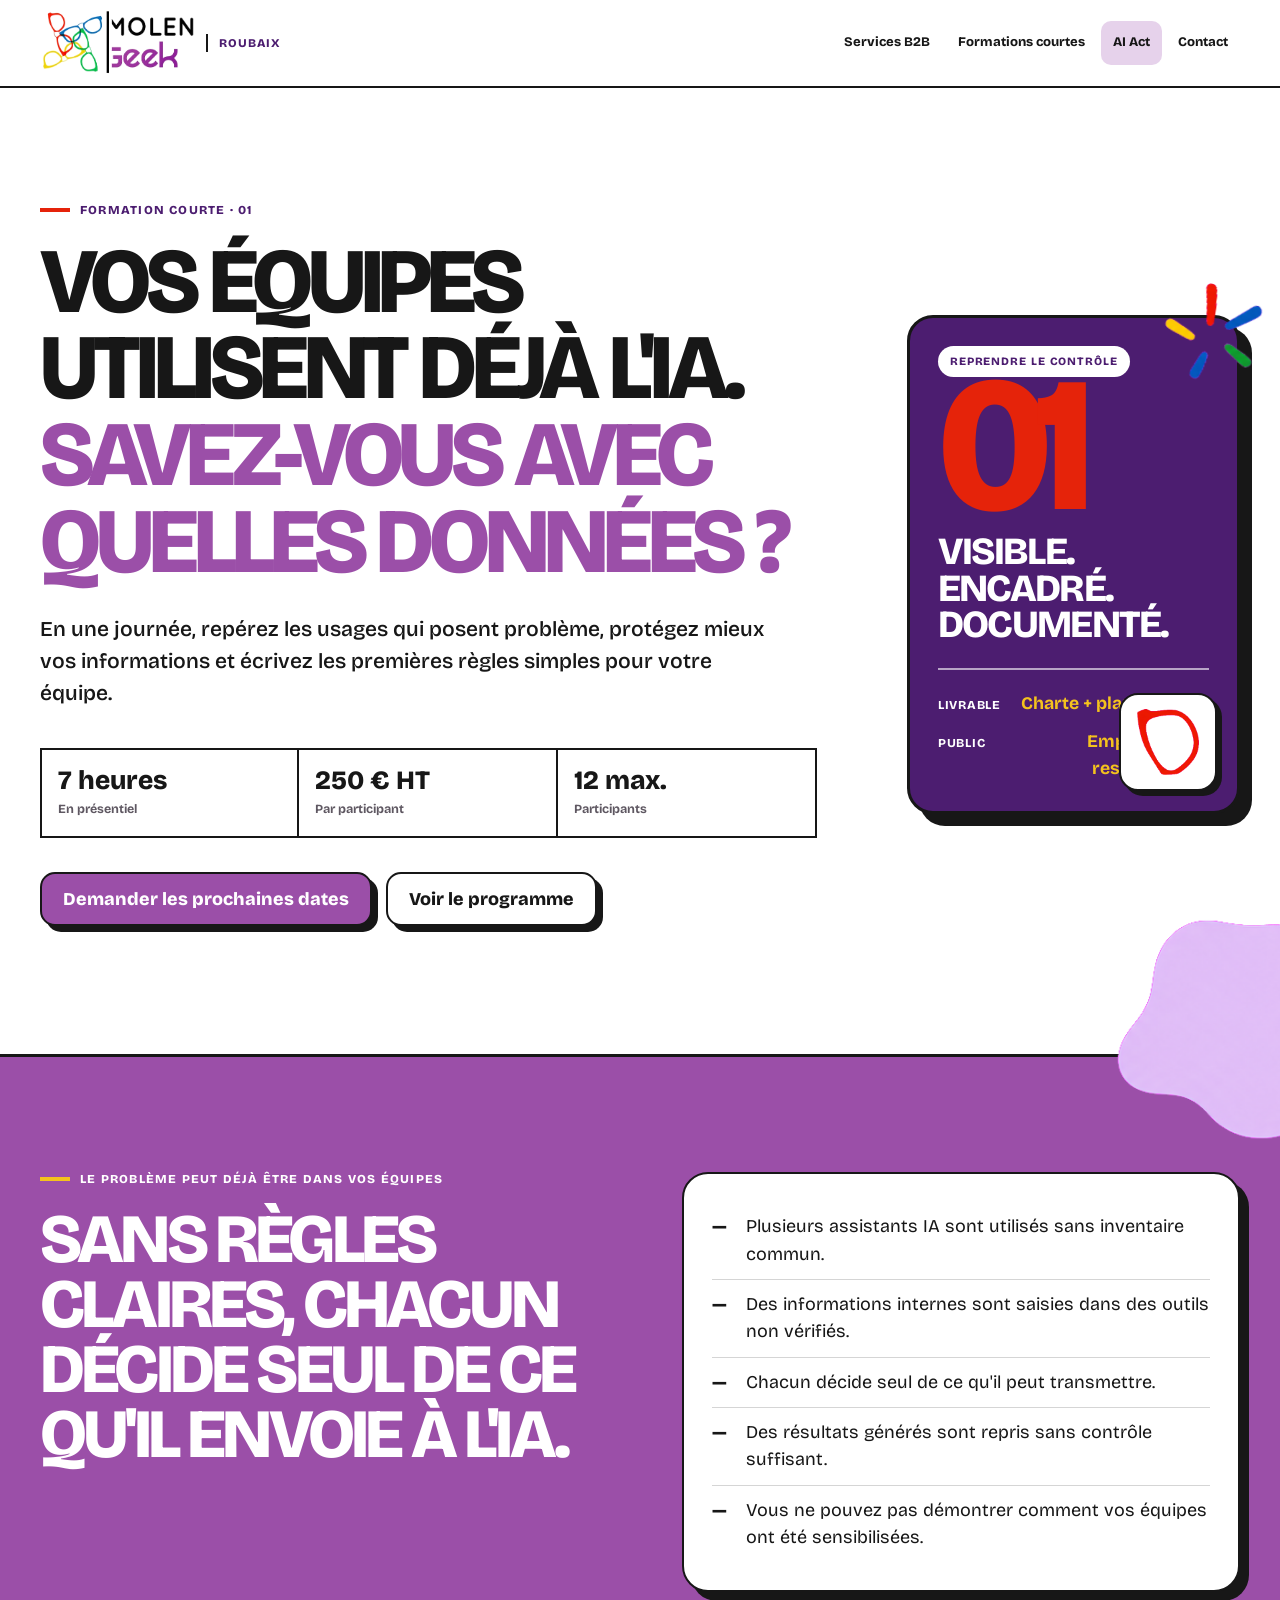
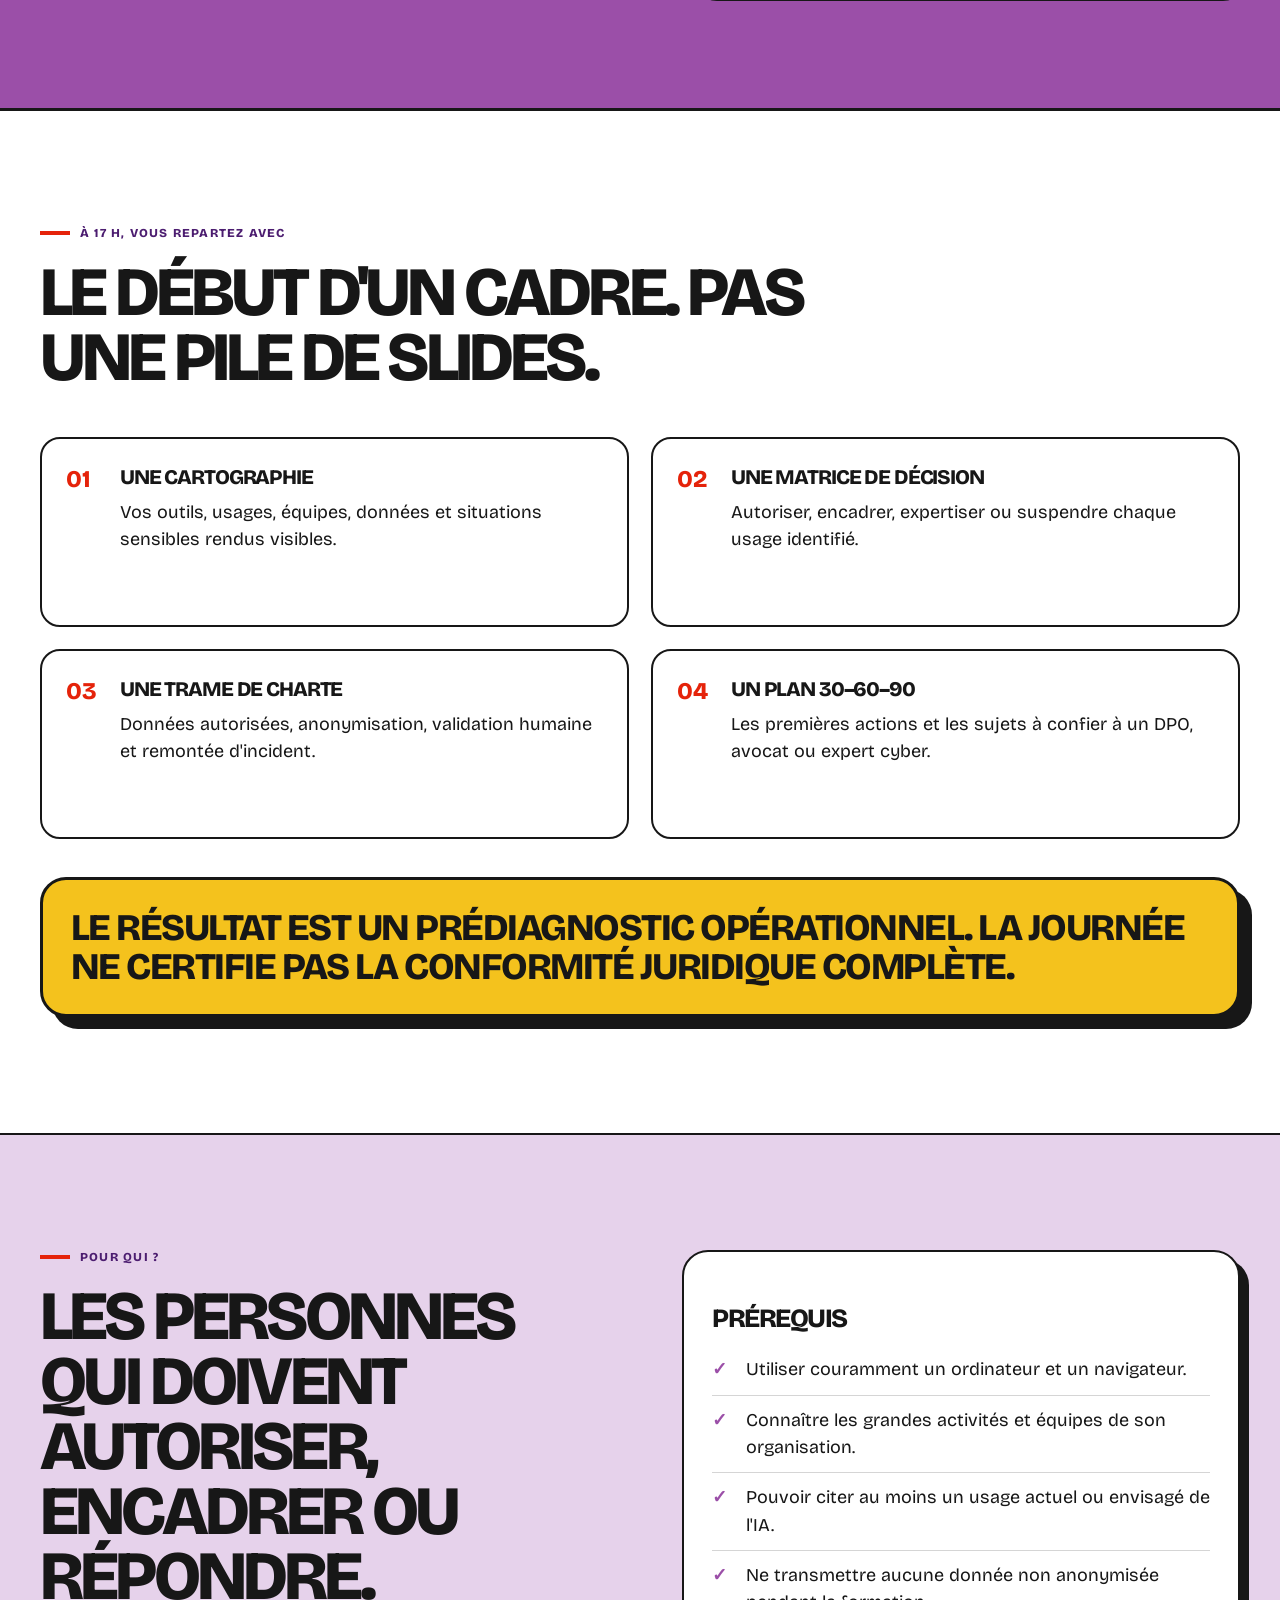
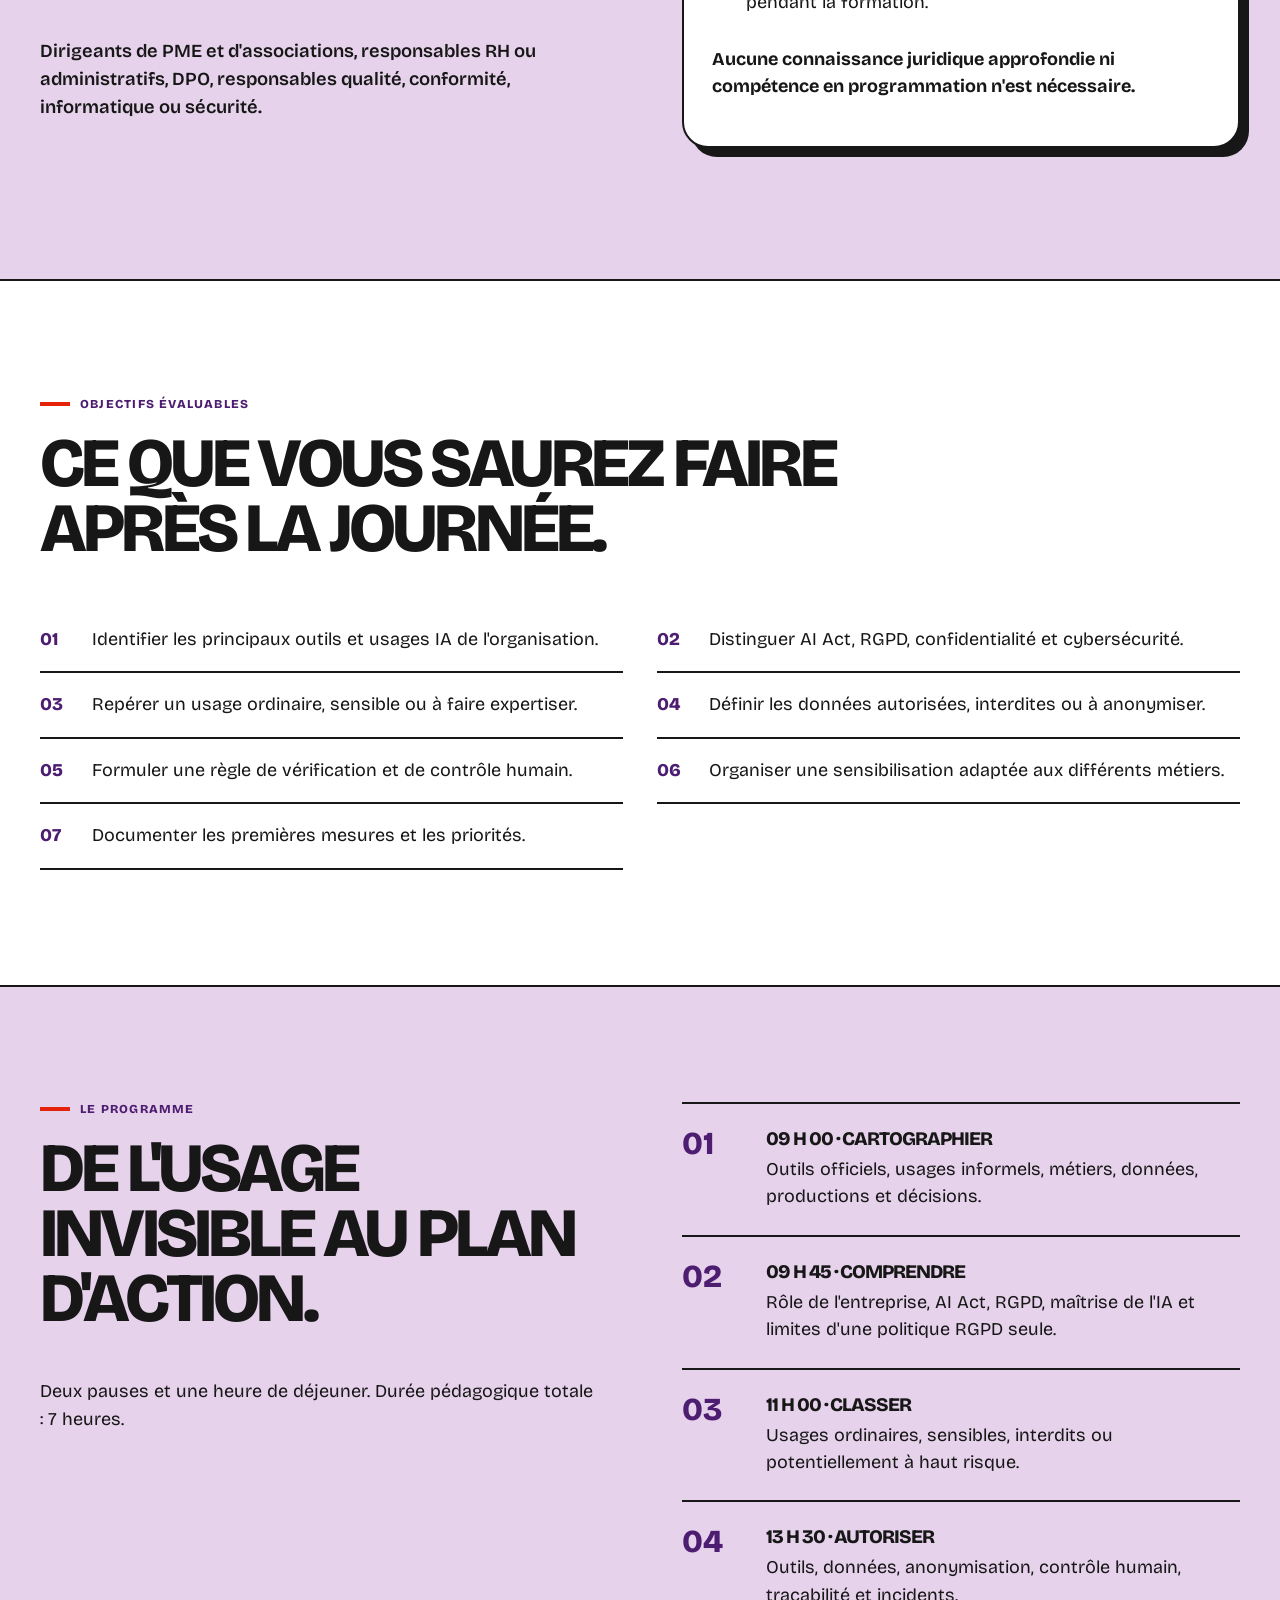
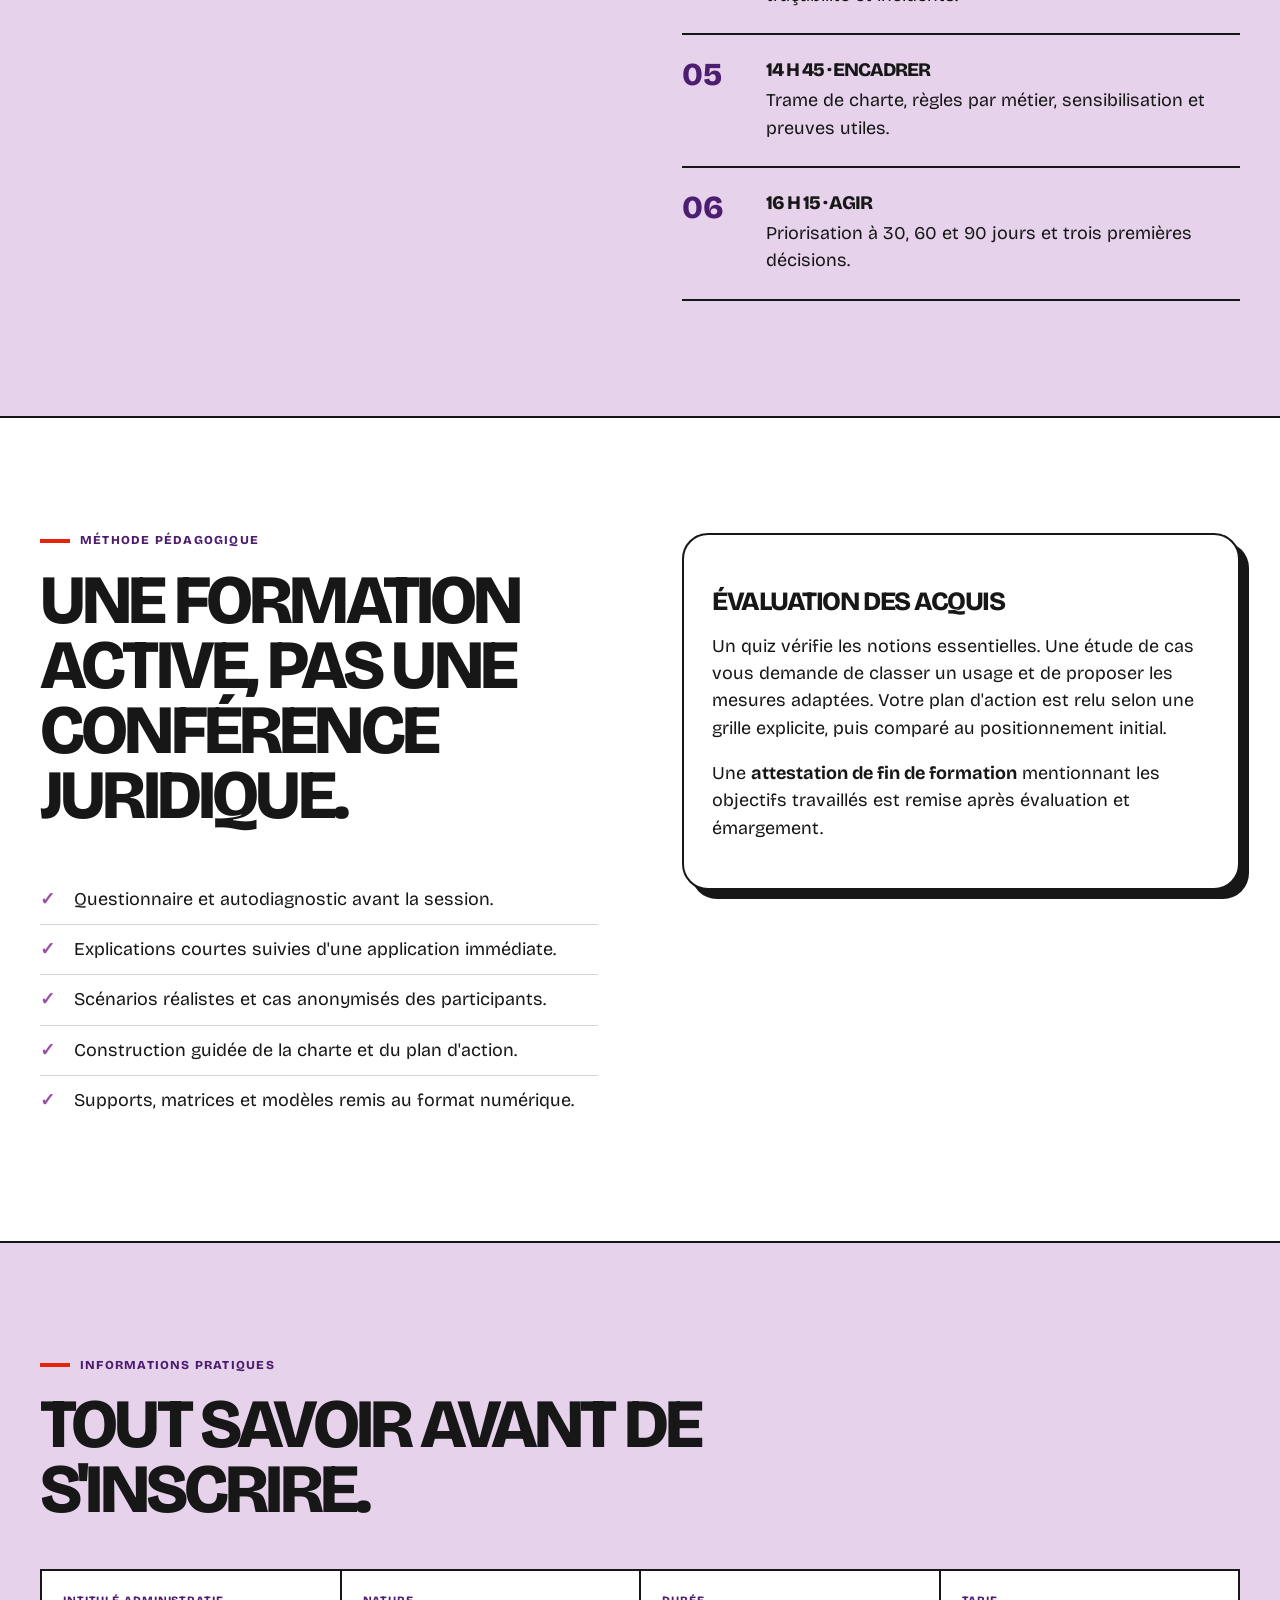
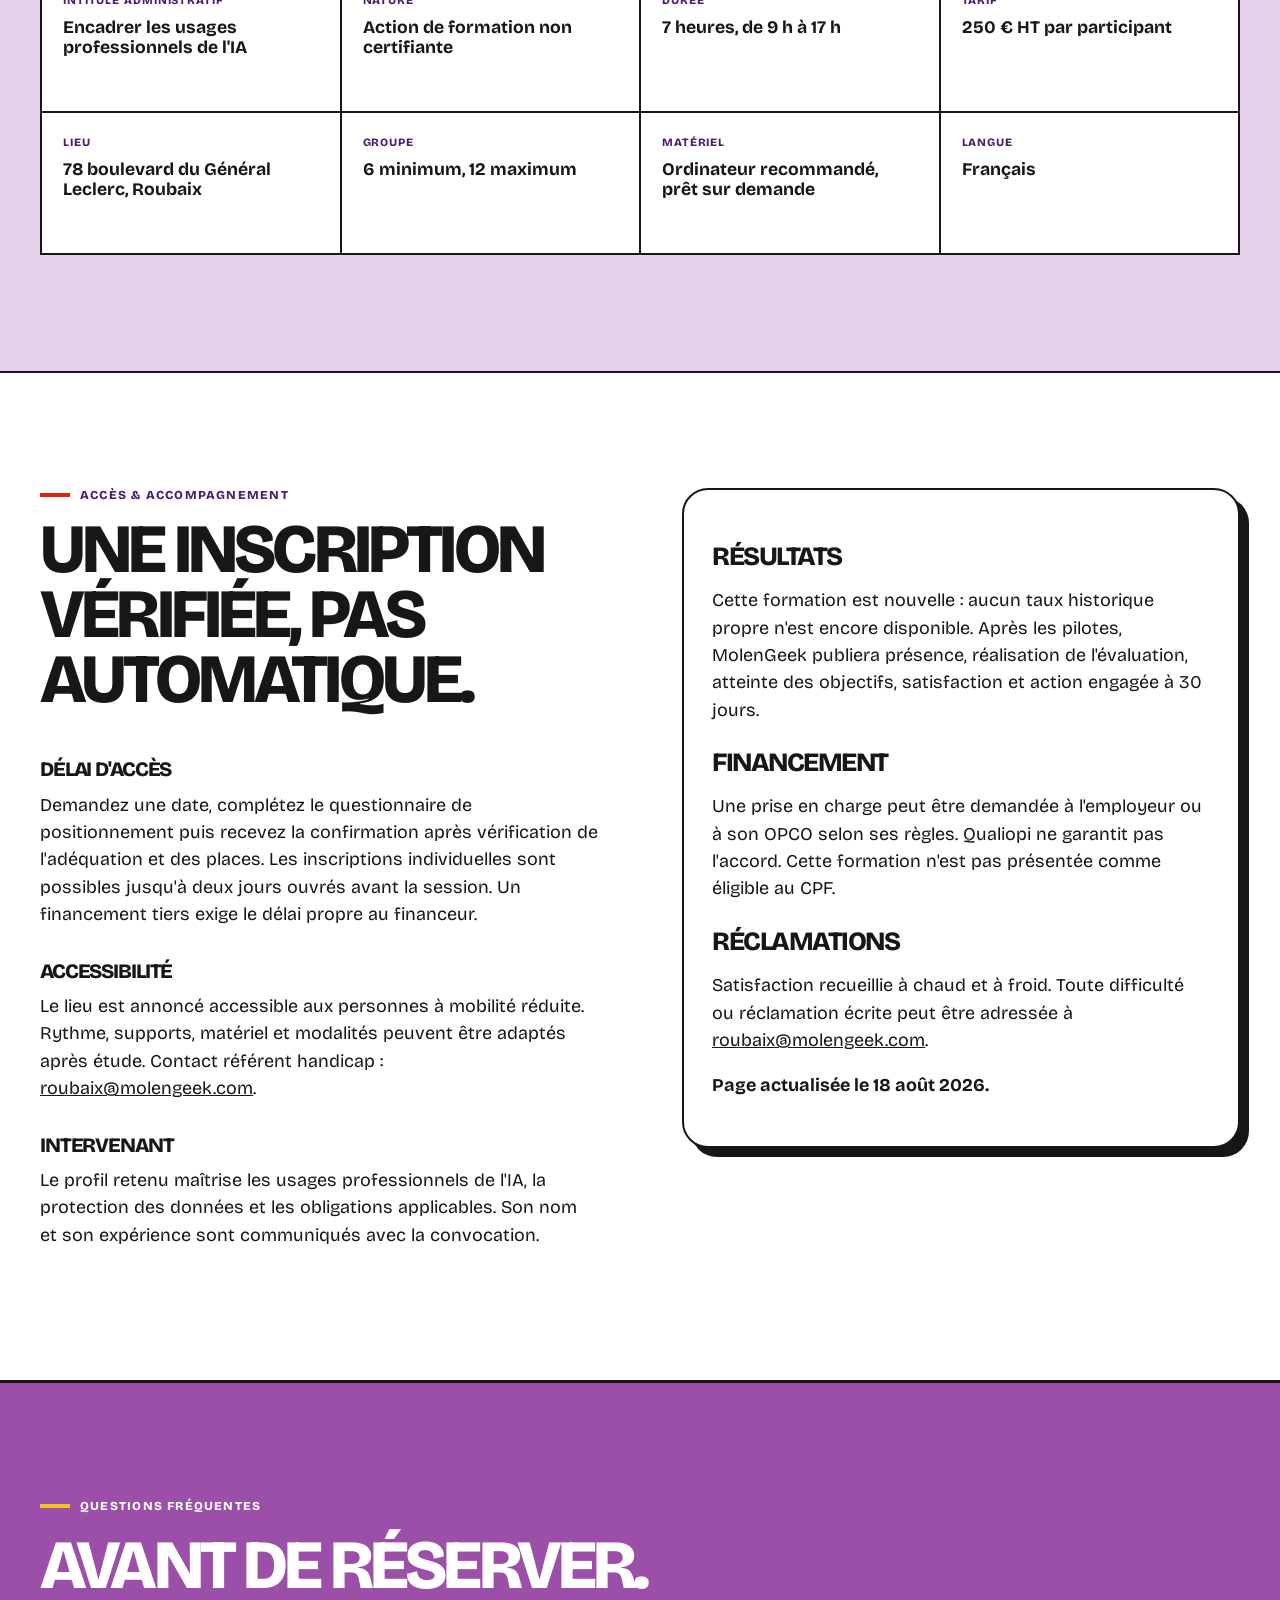
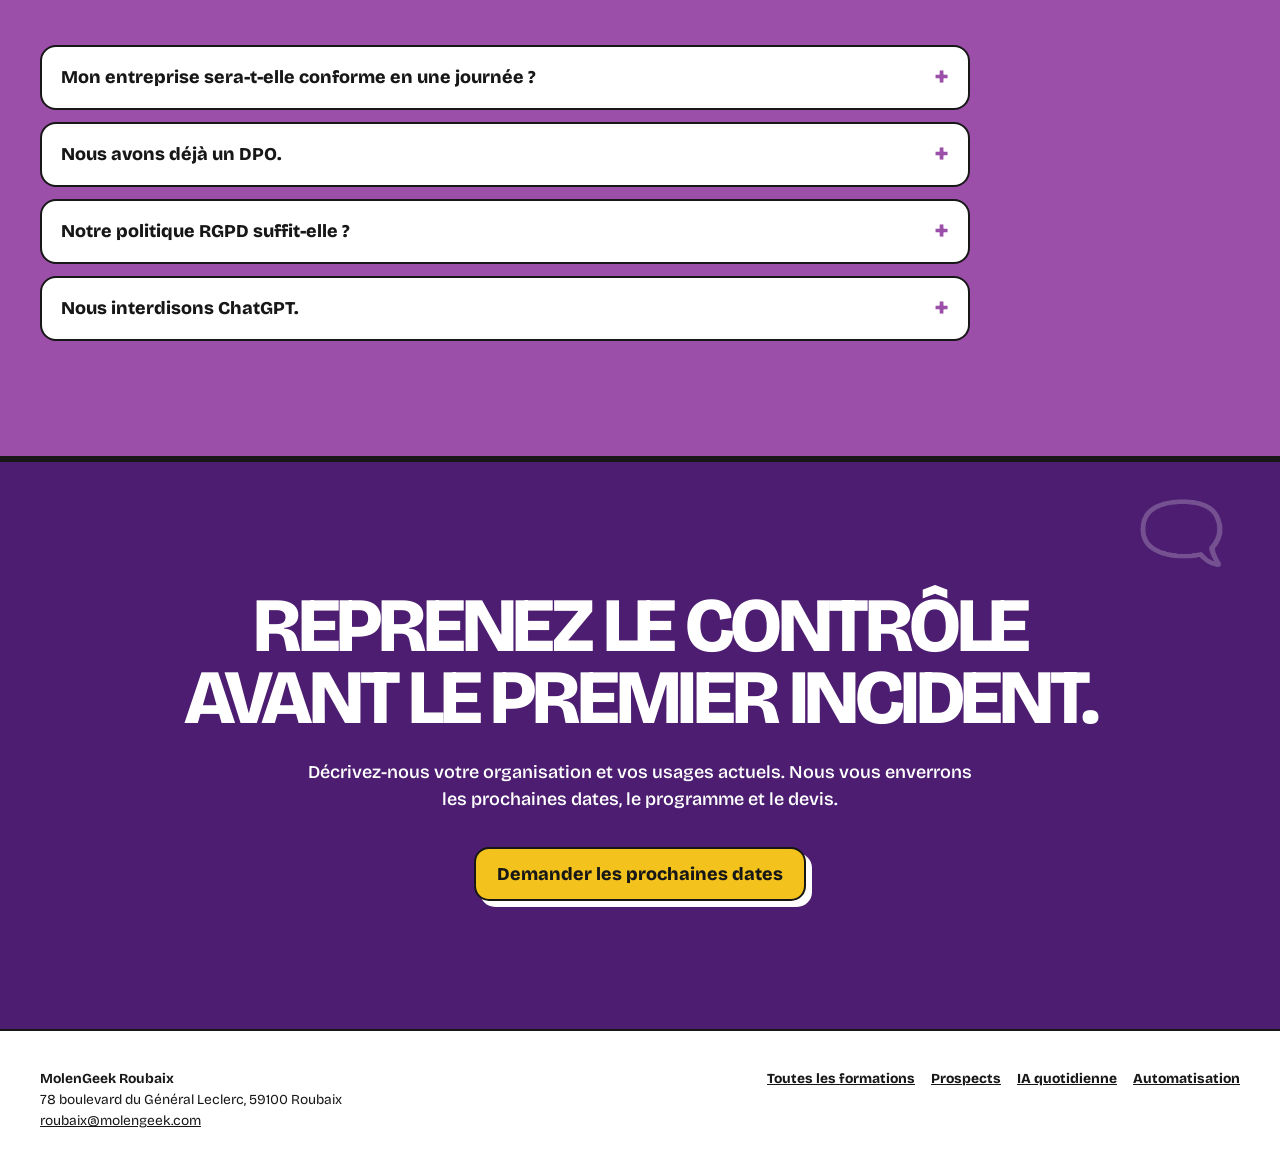
<file: site/formation-ai-act-rgpd.html>
<!doctype html>
<html lang="fr">
<head>
  <meta charset="utf-8">
  <meta name="viewport" content="width=device-width, initial-scale=1">
  <meta name="description" content="Vos équipes utilisent déjà l'IA. Apprenez à repérer les usages à risque et à poser des règles simples en une journée.">
  <title>Encadrer l'IA dans votre entreprise — MolenGeek Roubaix</title>
  <link rel="stylesheet" href="styles.css">
  <script src="script.js" defer></script>
</head>
<body class="theme-red">
  <a class="skip-link" href="#contenu">Aller au contenu</a>
  <header class="site-header"><div class="header-inner">
    <a class="brand" href="index.html" aria-label="MolenGeek Roubaix — accueil"><img class="brand-logo" src="../brand/molengeek/assets/png/logo-molengeek-horizontal.png" alt="MolenGeek"><span class="brand-campus">Roubaix</span></a>
    <button class="menu-toggle" type="button" hidden data-menu-toggle aria-expanded="false" aria-controls="navigation">Menu</button>
    <nav class="site-nav" id="navigation" data-navigation data-open="false" aria-label="Navigation principale"><a href="index.html">Services B2B</a><a href="formations.html">Formations courtes</a><a href="formation-ai-act-rgpd.html" aria-current="page">AI Act</a><a href="mailto:roubaix@molengeek.com?subject=Formation%20AI%20Act">Contact</a></nav>
  </div></header>

  <main id="contenu">
    <section class="hero offer-hero training-hero"><div class="shell hero-grid">
      <div>
        <p class="eyebrow">Formation courte · 01</p>
        <h1>Vos équipes utilisent déjà l'IA. <span class="accent">Savez-vous avec quelles données&nbsp;?</span></h1>
        <p class="hero-copy">En une journée, repérez les usages qui posent problème, protégez mieux vos informations et écrivez les premières règles simples pour votre équipe.</p>
        <div class="stats" aria-label="Informations principales"><div class="stat"><strong>7 heures</strong><span>En présentiel</span></div><div class="stat"><strong>250 € HT</strong><span>Par participant</span></div><div class="stat"><strong>12 max.</strong><span>Participants</span></div></div>
        <div class="actions"><a class="button" href="mailto:roubaix@molengeek.com?subject=Inscription%20formation%20AI%20Act%20et%20RGPD">Demander les prochaines dates</a><a class="button secondary" href="#programme">Voir le programme</a></div>
      </div>
      <aside class="poster-card" aria-label="Ticket de formation AI Act"><div><span class="poster-label">Reprendre le contrôle</span><div class="poster-number">01</div></div><div><p class="poster-copy">Visible.<br>Encadré.<br>Documenté.</p><div class="ticket-facts"><div class="ticket-fact"><span>Livrable</span><strong>Charte + plan 90 jours</strong></div><div class="ticket-fact"><span>Public</span><strong>Employeurs &amp; responsables</strong></div></div><img class="poster-icon" src="../brand/molengeek/assets/png-generated-v2/logo-glasses-red.png" alt="" aria-hidden="true"></div></aside>
    </div></section>

    <section class="section purple"><div class="shell split">
      <div><p class="eyebrow">Le problème peut déjà être dans vos équipes</p><h2 class="section-heading">Sans règles claires, chacun décide seul de ce qu'il envoie à l'IA.</h2></div>
      <div class="content-card"><ul class="plain-list"><li>Plusieurs assistants IA sont utilisés sans inventaire commun.</li><li>Des informations internes sont saisies dans des outils non vérifiés.</li><li>Chacun décide seul de ce qu'il peut transmettre.</li><li>Des résultats générés sont repris sans contrôle suffisant.</li><li>Vous ne pouvez pas démontrer comment vos équipes ont été sensibilisées.</li></ul></div>
    </div></section>

    <section class="section"><div class="shell">
      <p class="eyebrow">À 17 h, vous repartez avec</p><h2 class="section-heading">Le début d'un cadre. Pas une pile de slides.</h2>
      <div class="deliverable-grid"><article class="deliverable"><h3>Une cartographie</h3><p>Vos outils, usages, équipes, données et situations sensibles rendus visibles.</p></article><article class="deliverable"><h3>Une matrice de décision</h3><p>Autoriser, encadrer, expertiser ou suspendre chaque usage identifié.</p></article><article class="deliverable"><h3>Une trame de charte</h3><p>Données autorisées, anonymisation, validation humaine et remontée d'incident.</p></article><article class="deliverable"><h3>Un plan 30–60–90</h3><p>Les premières actions et les sujets à confier à un DPO, avocat ou expert cyber.</p></article></div>
      <div class="promise-band" style="margin-top: 38px;">Le résultat est un prédiagnostic opérationnel. La journée ne certifie pas la conformité juridique complète.</div>
    </div></section>

    <section class="section soft"><div class="shell split">
      <div><p class="eyebrow">Pour qui ?</p><h2 class="section-heading">Les personnes qui doivent autoriser, encadrer ou répondre.</h2><p class="section-intro">Dirigeants de PME et d'associations, responsables RH ou administratifs, DPO, responsables qualité, conformité, informatique ou sécurité.</p></div>
      <div class="content-card"><h3>Prérequis</h3><ul class="check-list"><li>Utiliser couramment un ordinateur et un navigateur.</li><li>Connaître les grandes activités et équipes de son organisation.</li><li>Pouvoir citer au moins un usage actuel ou envisagé de l'IA.</li><li>Ne transmettre aucune donnée non anonymisée pendant la formation.</li></ul><p><strong>Aucune connaissance juridique approfondie ni compétence en programmation n'est nécessaire.</strong></p></div>
    </div></section>

    <section class="section"><div class="shell">
      <p class="eyebrow">Objectifs évaluables</p><h2 class="section-heading">Ce que vous saurez faire après la journée.</h2>
      <ol class="objective-list"><li>Identifier les principaux outils et usages IA de l'organisation.</li><li>Distinguer AI Act, RGPD, confidentialité et cybersécurité.</li><li>Repérer un usage ordinaire, sensible ou à faire expertiser.</li><li>Définir les données autorisées, interdites ou à anonymiser.</li><li>Formuler une règle de vérification et de contrôle humain.</li><li>Organiser une sensibilisation adaptée aux différents métiers.</li><li>Documenter les premières mesures et les priorités.</li></ol>
    </div></section>

    <section class="section soft" id="programme"><div class="shell split">
      <div><p class="eyebrow">Le programme</p><h2 class="section-heading">De l'usage invisible au plan d'action.</h2><p>Deux pauses et une heure de déjeuner. Durée pédagogique totale : 7 heures.</p></div>
      <div class="steps"><article class="step"><div><h3>09 h 00 · Cartographier</h3><p>Outils officiels, usages informels, métiers, données, productions et décisions.</p></div></article><article class="step"><div><h3>09 h 45 · Comprendre</h3><p>Rôle de l'entreprise, AI Act, RGPD, maîtrise de l'IA et limites d'une politique RGPD seule.</p></div></article><article class="step"><div><h3>11 h 00 · Classer</h3><p>Usages ordinaires, sensibles, interdits ou potentiellement à haut risque.</p></div></article><article class="step"><div><h3>13 h 30 · Autoriser</h3><p>Outils, données, anonymisation, contrôle humain, traçabilité et incidents.</p></div></article><article class="step"><div><h3>14 h 45 · Encadrer</h3><p>Trame de charte, règles par métier, sensibilisation et preuves utiles.</p></div></article><article class="step"><div><h3>16 h 15 · Agir</h3><p>Priorisation à 30, 60 et 90 jours et trois premières décisions.</p></div></article></div>
    </div></section>

    <section class="section"><div class="shell split">
      <div><p class="eyebrow">Méthode pédagogique</p><h2 class="section-heading">Une formation active, pas une conférence juridique.</h2><ul class="check-list"><li>Questionnaire et autodiagnostic avant la session.</li><li>Explications courtes suivies d'une application immédiate.</li><li>Scénarios réalistes et cas anonymisés des participants.</li><li>Construction guidée de la charte et du plan d'action.</li><li>Supports, matrices et modèles remis au format numérique.</li></ul></div>
      <div class="content-card"><h3>Évaluation des acquis</h3><p>Un quiz vérifie les notions essentielles. Une étude de cas vous demande de classer un usage et de proposer les mesures adaptées. Votre plan d'action est relu selon une grille explicite, puis comparé au positionnement initial.</p><p>Une <strong>attestation de fin de formation</strong> mentionnant les objectifs travaillés est remise après évaluation et émargement.</p></div>
    </div></section>

    <section class="section soft"><div class="shell">
      <p class="eyebrow">Informations pratiques</p><h2 class="section-heading">Tout savoir avant de s'inscrire.</h2>
      <div class="practical-grid"><div class="practical-item"><span>Intitulé administratif</span><strong>Encadrer les usages professionnels de l'IA</strong></div><div class="practical-item"><span>Nature</span><strong>Action de formation non certifiante</strong></div><div class="practical-item"><span>Durée</span><strong>7 heures, de 9 h à 17 h</strong></div><div class="practical-item"><span>Tarif</span><strong>250 € HT par participant</strong></div><div class="practical-item"><span>Lieu</span><strong>78 boulevard du Général Leclerc, Roubaix</strong></div><div class="practical-item"><span>Groupe</span><strong>6 minimum, 12 maximum</strong></div><div class="practical-item"><span>Matériel</span><strong>Ordinateur recommandé, prêt sur demande</strong></div><div class="practical-item"><span>Langue</span><strong>Français</strong></div></div>
    </div></section>

    <section class="section"><div class="shell split">
      <div class="legal-copy"><p class="eyebrow">Accès &amp; accompagnement</p><h2 class="section-heading">Une inscription vérifiée, pas automatique.</h2><h3>Délai d'accès</h3><p>Demandez une date, complétez le questionnaire de positionnement puis recevez la confirmation après vérification de l'adéquation et des places. Les inscriptions individuelles sont possibles jusqu'à deux jours ouvrés avant la session. Un financement tiers exige le délai propre au financeur.</p><h3>Accessibilité</h3><p>Le lieu est annoncé accessible aux personnes à mobilité réduite. Rythme, supports, matériel et modalités peuvent être adaptés après étude. Contact référent handicap : <a href="mailto:roubaix@molengeek.com?subject=Accessibilit%C3%A9%20formation%20AI%20Act">roubaix@molengeek.com</a>.</p><h3>Intervenant</h3><p>Le profil retenu maîtrise les usages professionnels de l'IA, la protection des données et les obligations applicables. Son nom et son expérience sont communiqués avec la convocation.</p></div>
      <div class="content-card"><h3>Résultats</h3><p>Cette formation est nouvelle : aucun taux historique propre n'est encore disponible. Après les pilotes, MolenGeek publiera présence, réalisation de l'évaluation, atteinte des objectifs, satisfaction et action engagée à 30 jours.</p><h3>Financement</h3><p>Une prise en charge peut être demandée à l'employeur ou à son OPCO selon ses règles. Qualiopi ne garantit pas l'accord. Cette formation n'est pas présentée comme éligible au CPF.</p><h3>Réclamations</h3><p>Satisfaction recueillie à chaud et à froid. Toute difficulté ou réclamation écrite peut être adressée à <a href="mailto:roubaix@molengeek.com?subject=R%C3%A9clamation%20formation">roubaix@molengeek.com</a>.</p><p><strong>Page actualisée le 18 août 2026.</strong></p></div>
    </div></section>

    <section class="section purple"><div class="shell"><p class="eyebrow">Questions fréquentes</p><h2 class="section-heading">Avant de réserver.</h2><div class="faq"><details><summary>Mon entreprise sera-t-elle conforme en une journée ?</summary><p>Non. Vous obtenez un état des lieux initial, des premières règles et un plan d'action. Certains usages exigent un audit spécialisé.</p></details><details><summary>Nous avons déjà un DPO.</summary><p>La journée rend les usages opérationnels visibles et fournit au DPO un inventaire structuré à instruire.</p></details><details><summary>Notre politique RGPD suffit-elle ?</summary><p>Elle aide, mais ne couvre pas nécessairement les outils autorisés, hallucinations, biais, validation humaine et maîtrise de l'IA.</p></details><details><summary>Nous interdisons ChatGPT.</summary><p>Une interdiction ne prouve pas l'absence d'usage. Il faut vérifier la réalité, expliquer les risques et proposer un cadre applicable.</p></details></div></div></section>

    <section class="cta-section"><div class="shell"><h2>Reprenez le contrôle avant le premier incident.</h2><p>Décrivez-nous votre organisation et vos usages actuels. Nous vous enverrons les prochaines dates, le programme et le devis.</p><div class="actions"><a class="button" href="mailto:roubaix@molengeek.com?subject=Inscription%20formation%20AI%20Act%20et%20RGPD">Demander les prochaines dates</a></div></div></section>
  </main>

  <footer class="site-footer"><div class="shell footer-grid"><p><strong>MolenGeek Roubaix</strong><br>78 boulevard du Général Leclerc, 59100 Roubaix<br><a href="mailto:roubaix@molengeek.com">roubaix@molengeek.com</a></p><div class="footer-links"><a href="formations.html">Toutes les formations</a><a href="formation-prospects-relances.html">Prospects</a><a href="formation-ia-productivite.html">IA quotidienne</a><a href="formation-automatisation-sans-code.html">Automatisation</a></div></div></footer>
</body>
</html>
</file>
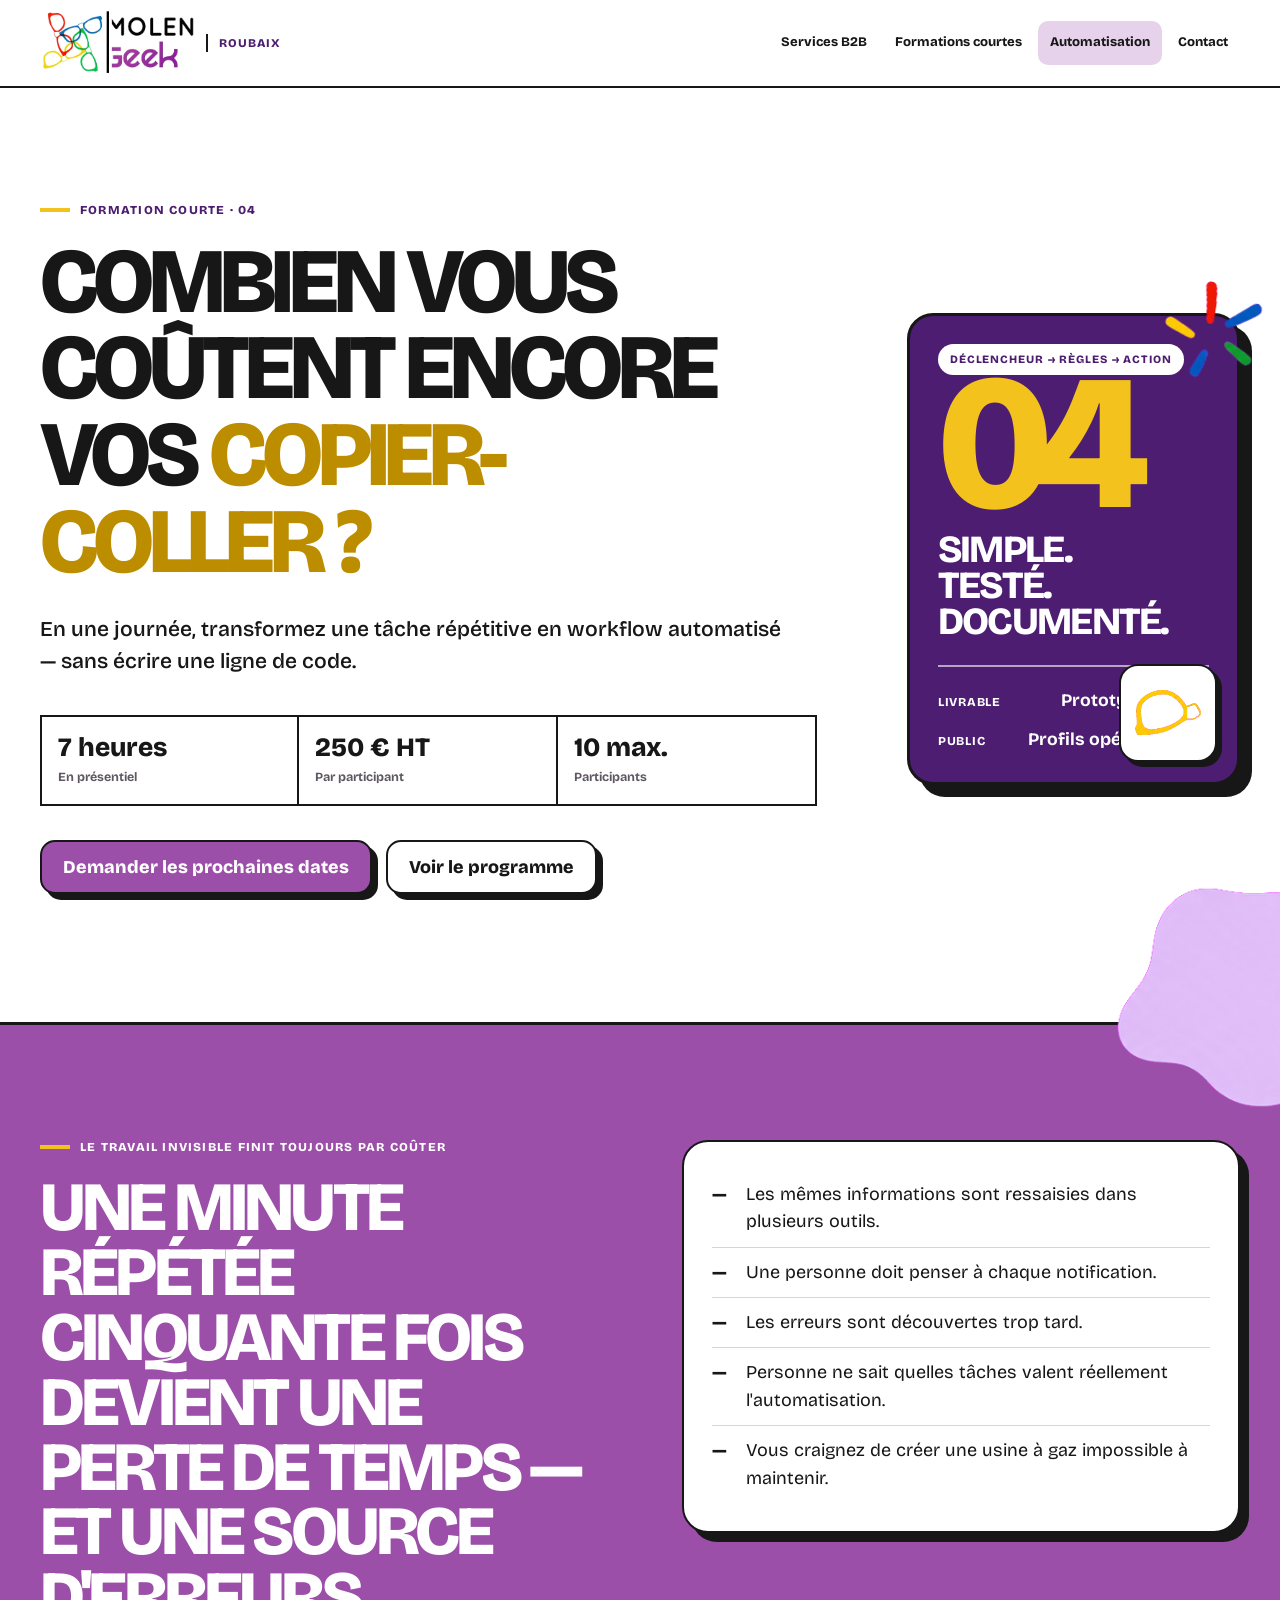
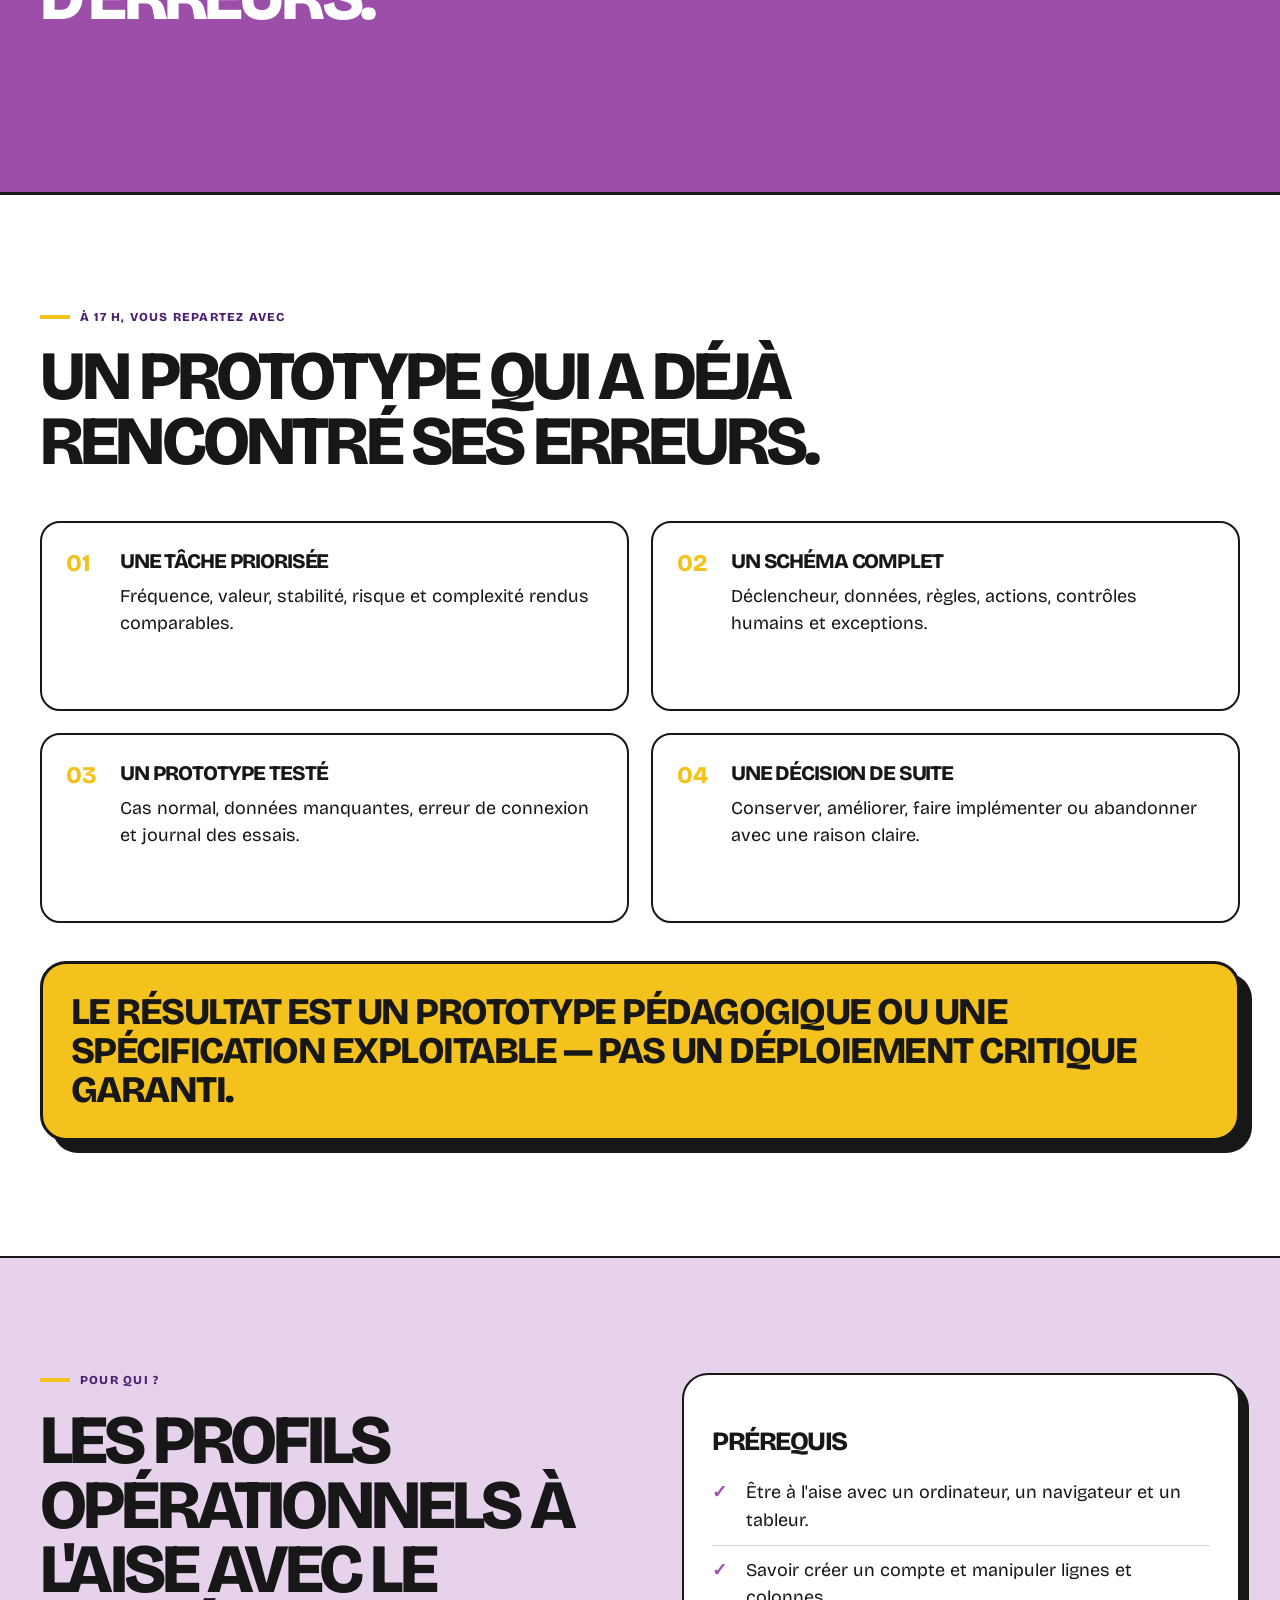
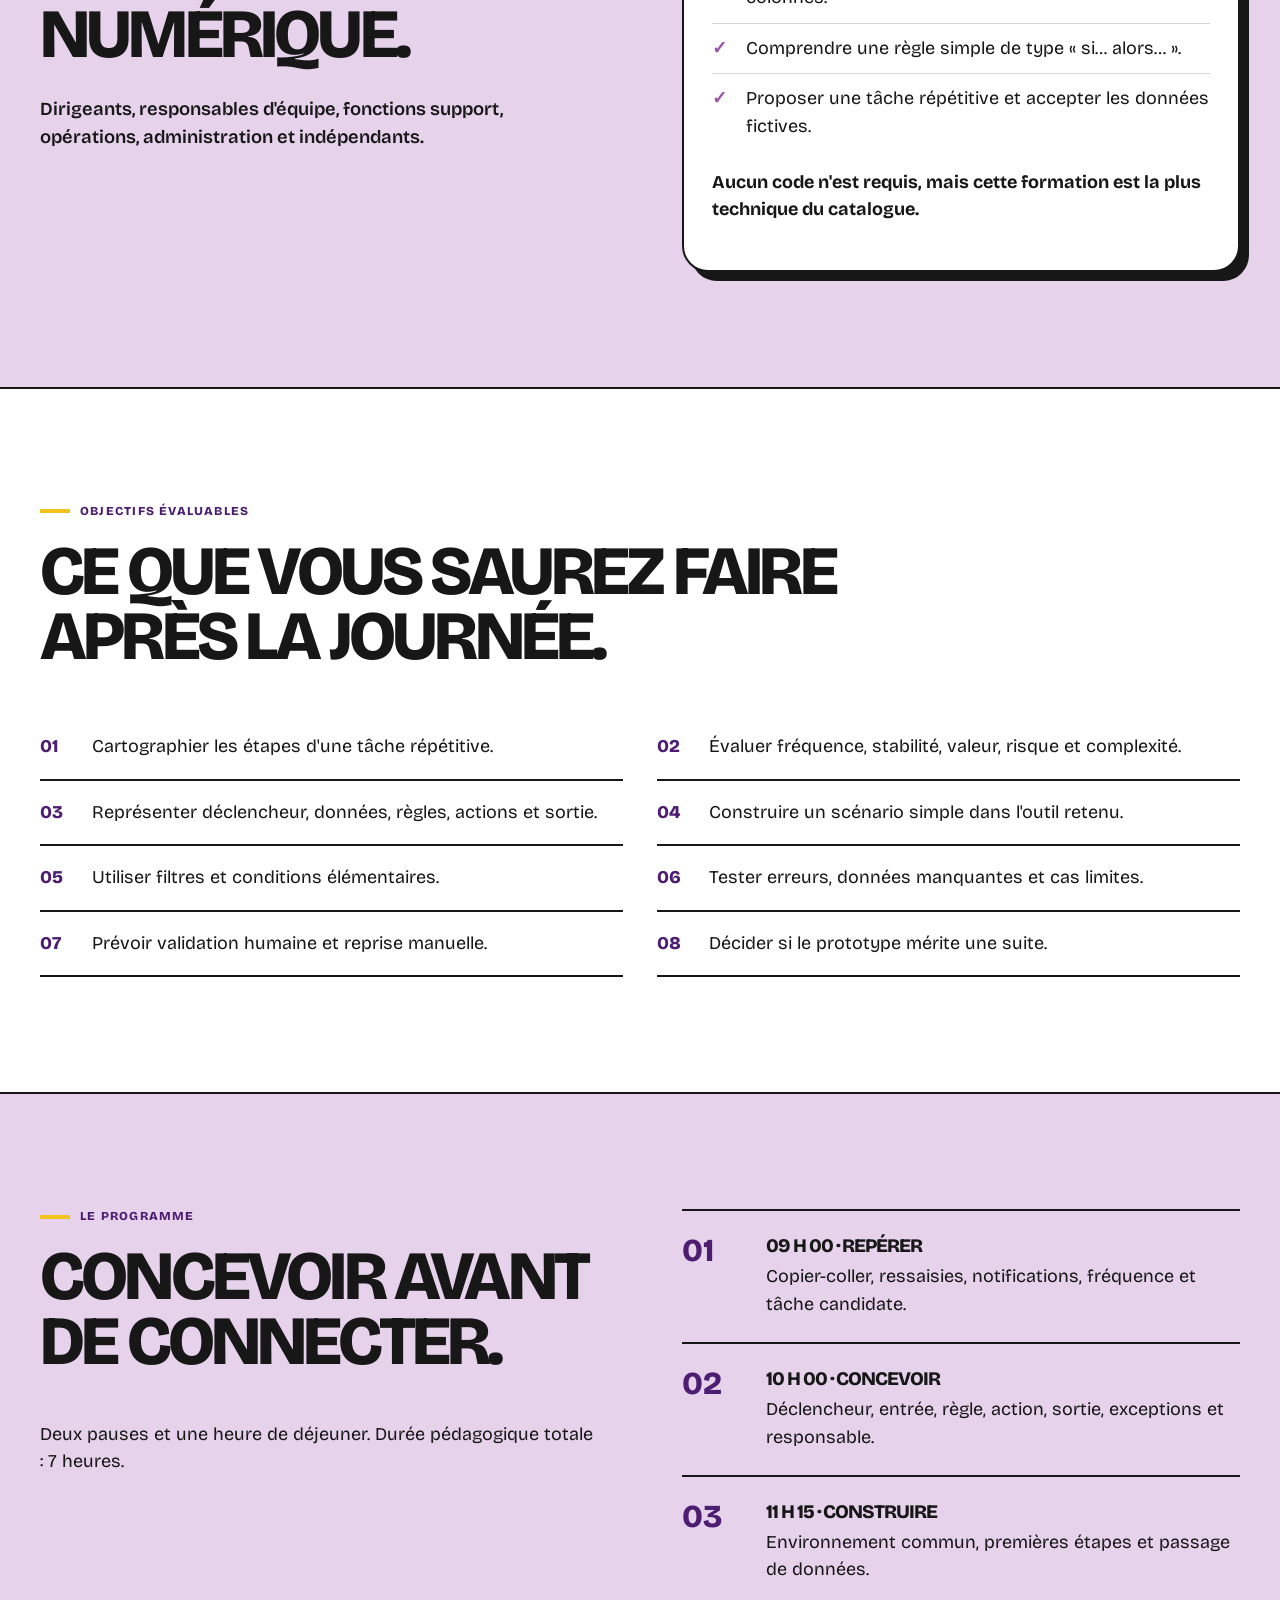
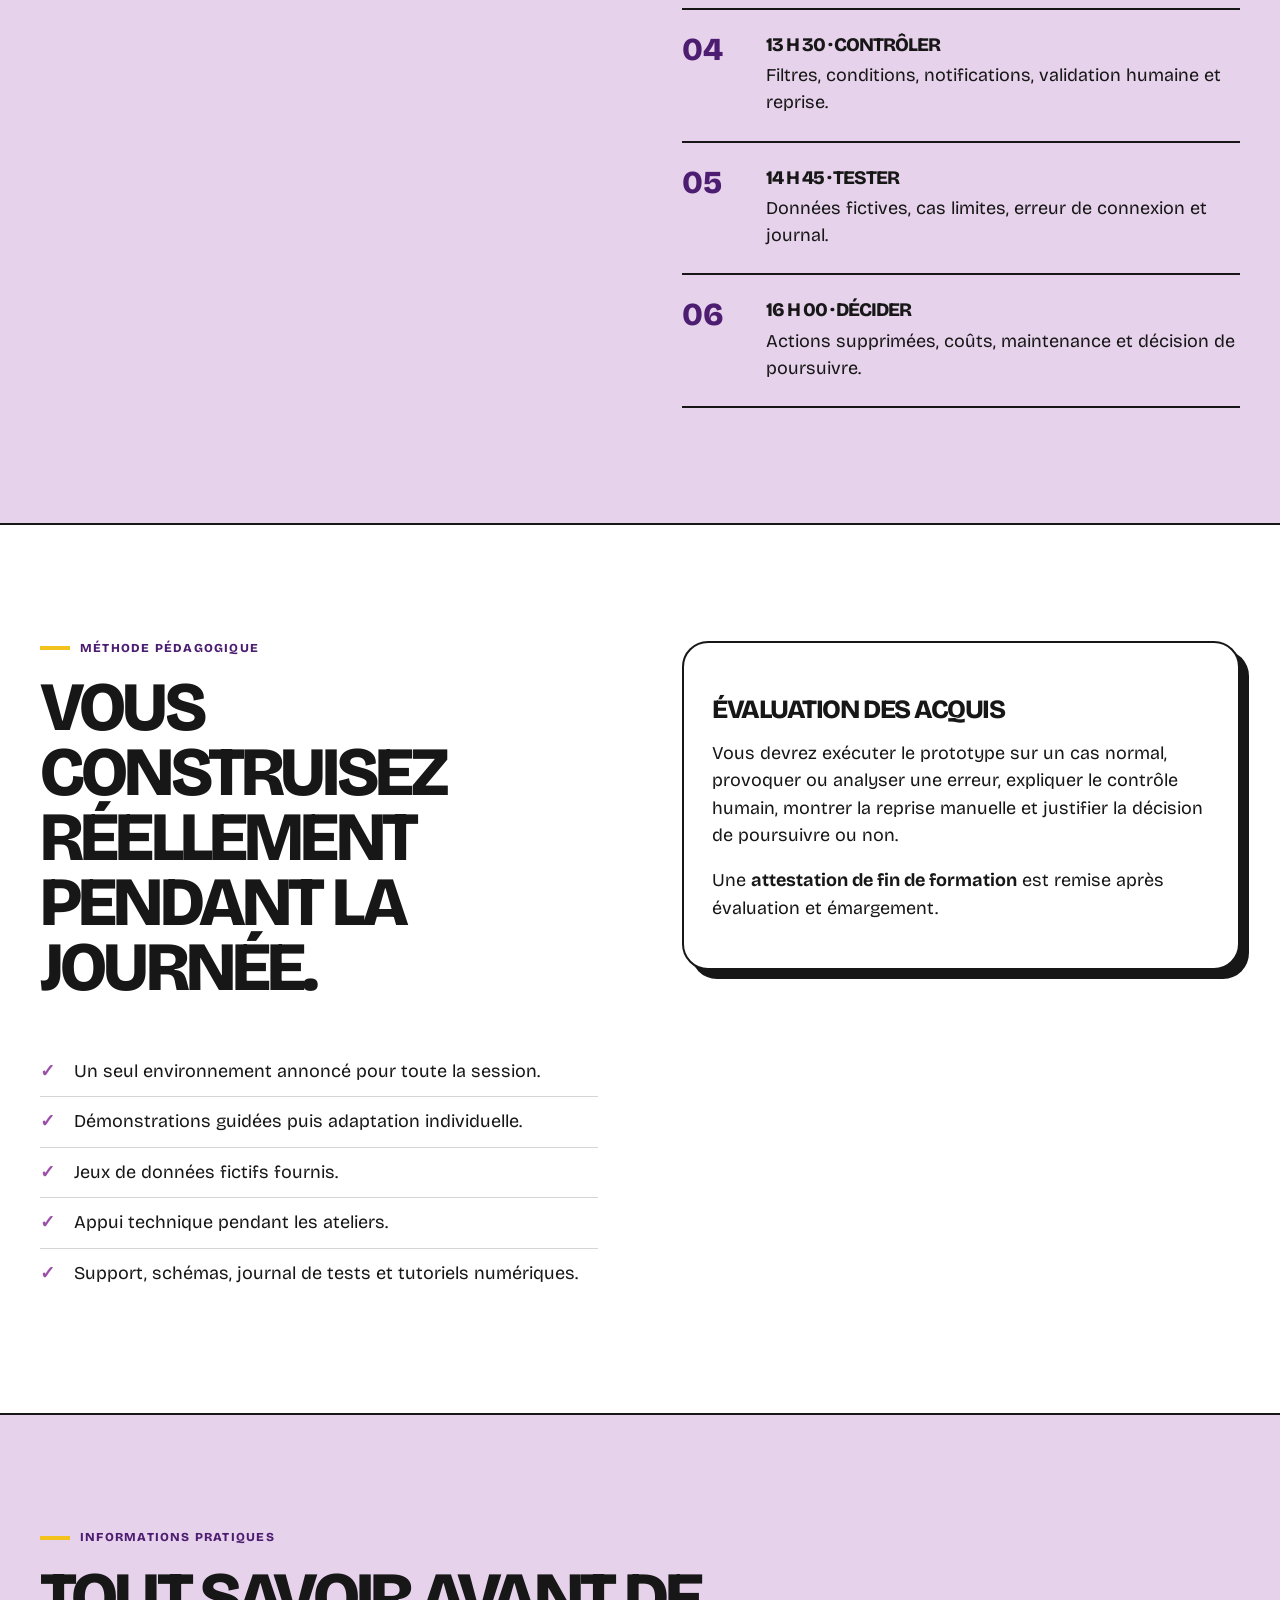
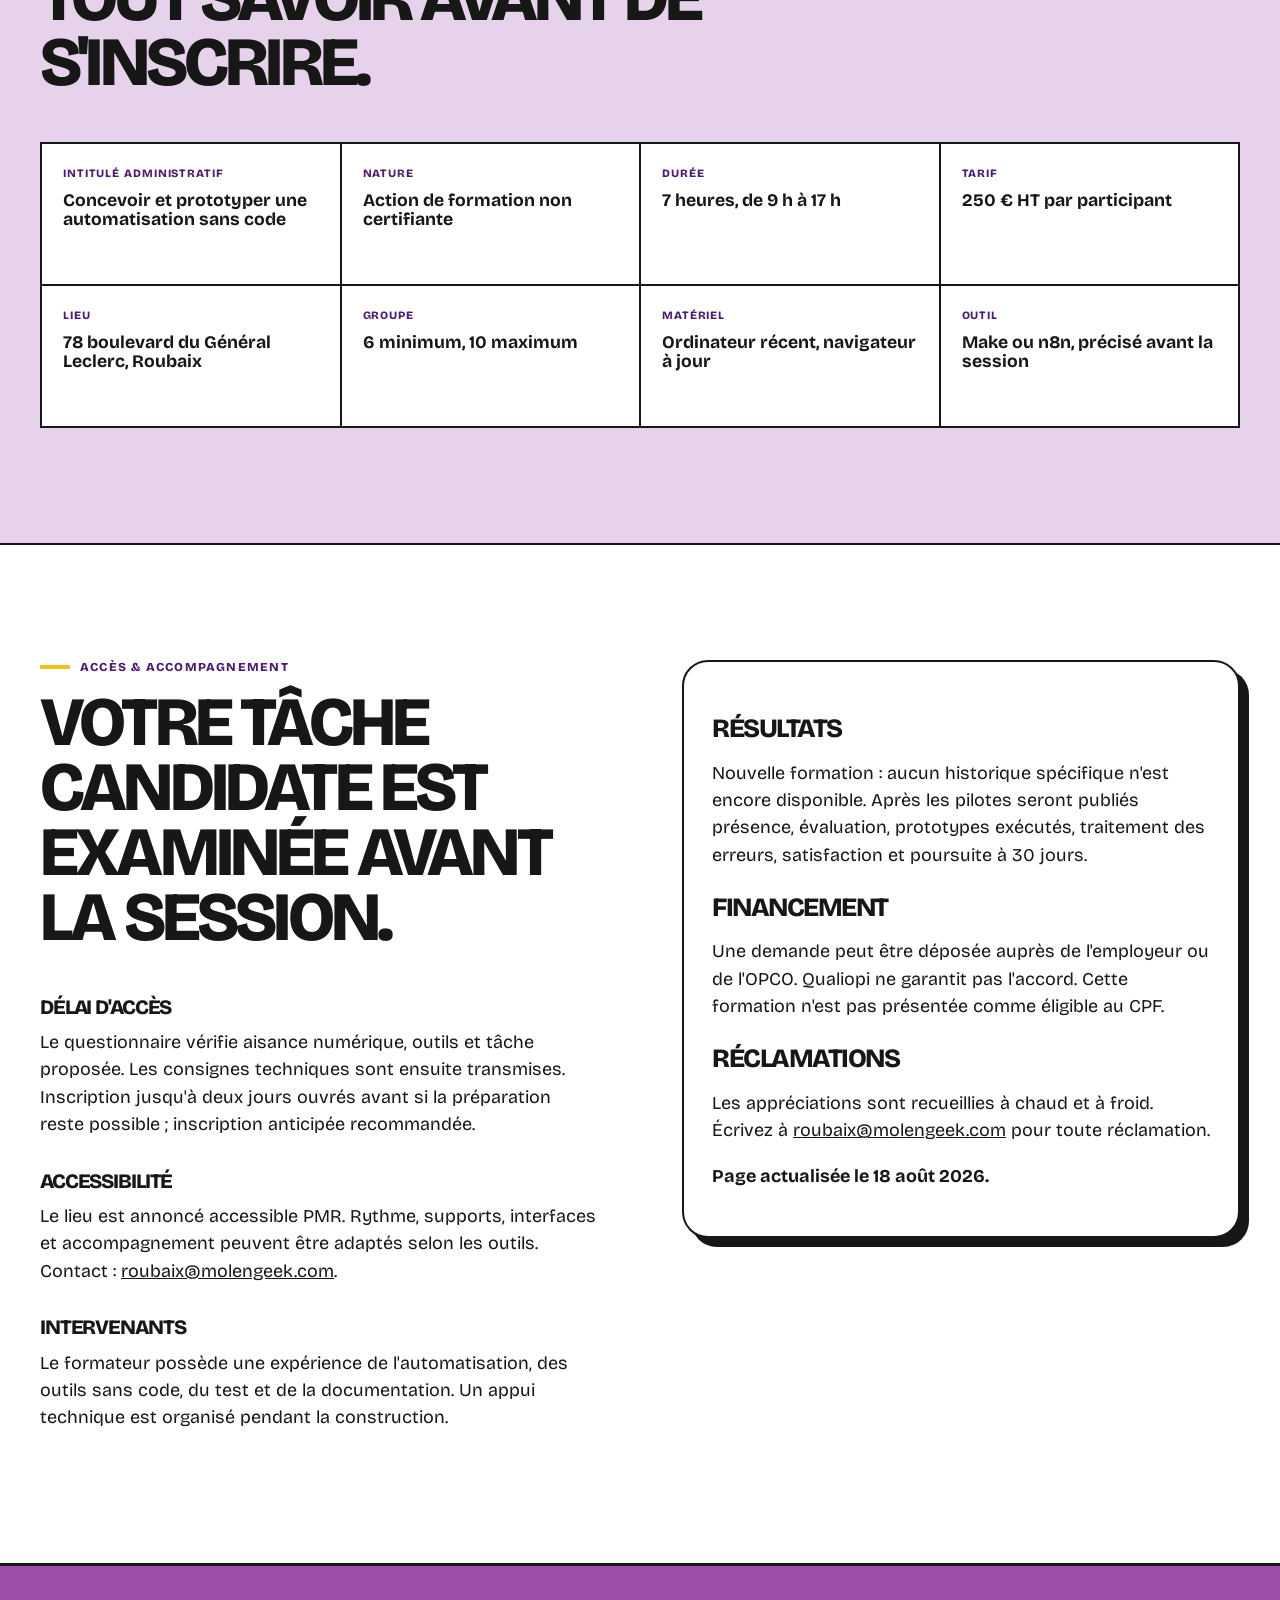
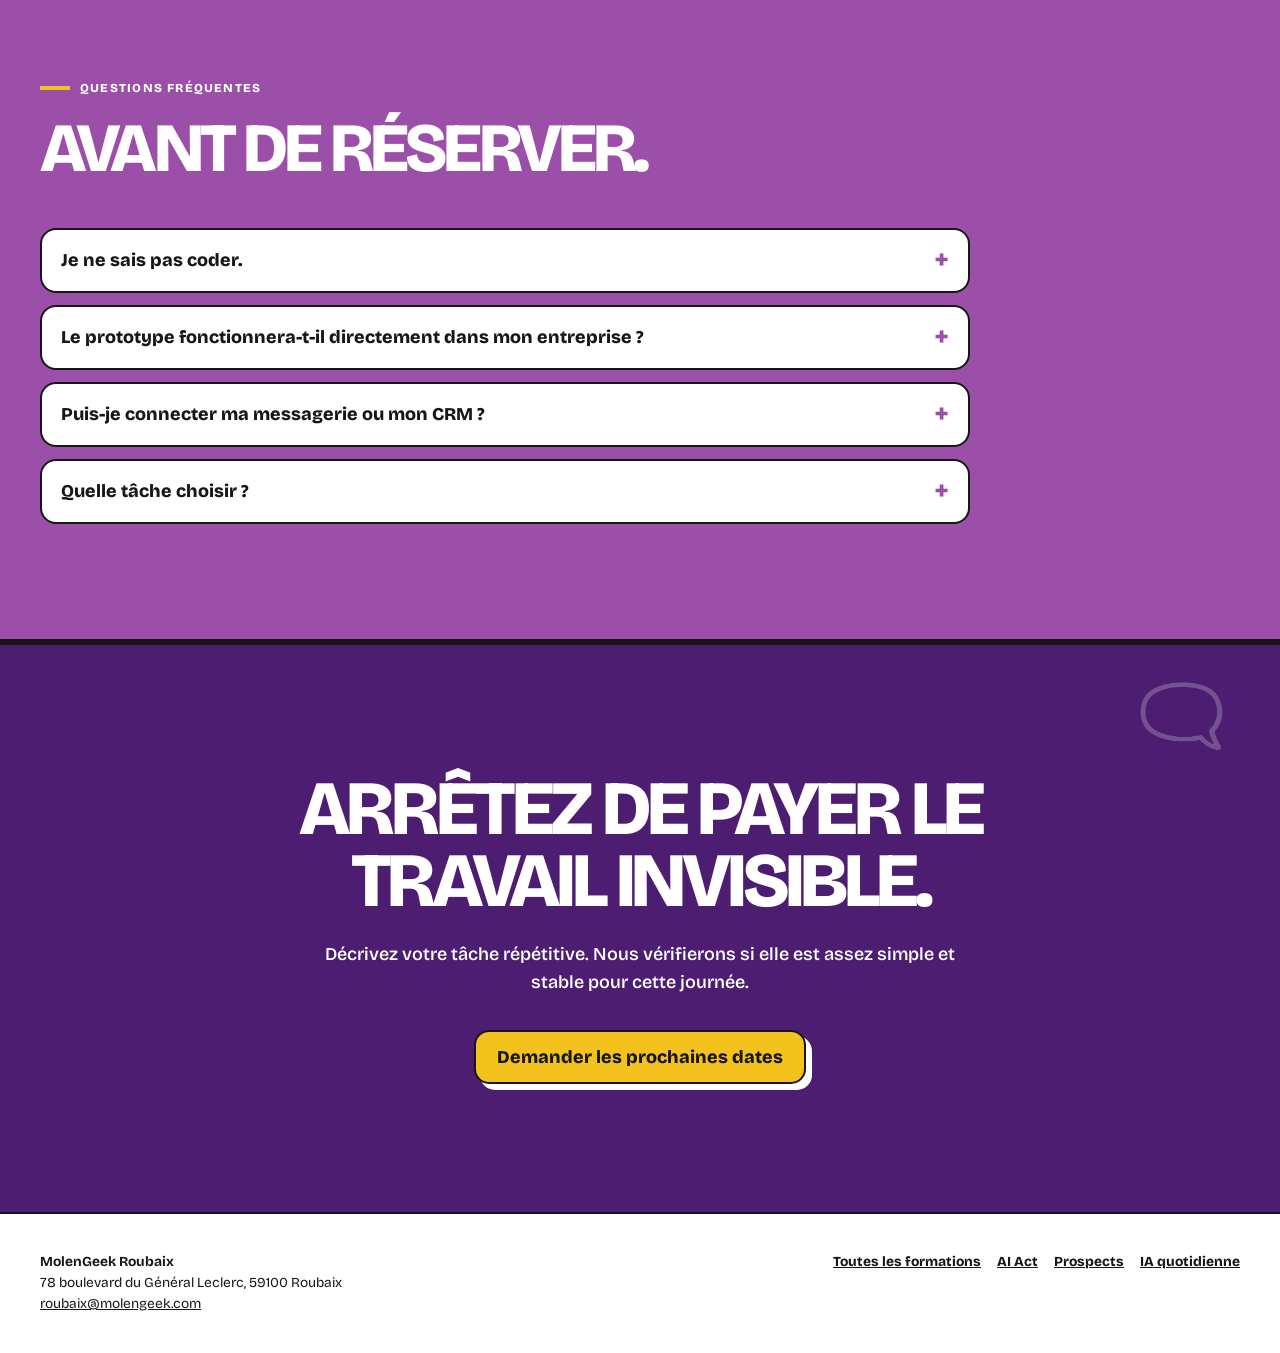
<file: site/formation-automatisation-sans-code.html>
<!doctype html>
<html lang="fr">
<head>
  <meta charset="utf-8"><meta name="viewport" content="width=device-width, initial-scale=1">
  <meta name="description" content="Chaque copier-coller peut créer une erreur. Apprenez à automatiser une tâche simple, sans écrire de code.">
  <title>Automatiser une tâche sans coder — MolenGeek Roubaix</title>
  <link rel="stylesheet" href="styles.css"><script src="script.js" defer></script>
</head>
<body class="theme-yellow">
  <a class="skip-link" href="#contenu">Aller au contenu</a>
  <header class="site-header"><div class="header-inner"><a class="brand" href="index.html" aria-label="MolenGeek Roubaix — accueil"><img class="brand-logo" src="../brand/molengeek/assets/png/logo-molengeek-horizontal.png" alt="MolenGeek"><span class="brand-campus">Roubaix</span></a><button class="menu-toggle" type="button" hidden data-menu-toggle aria-expanded="false" aria-controls="navigation">Menu</button><nav class="site-nav" id="navigation" data-navigation data-open="false" aria-label="Navigation principale"><a href="index.html">Services B2B</a><a href="formations.html">Formations courtes</a><a href="formation-automatisation-sans-code.html" aria-current="page">Automatisation</a><a href="mailto:roubaix@molengeek.com?subject=Formation%20automatisation%20sans%20code">Contact</a></nav></div></header>

  <main id="contenu">
    <section class="hero offer-hero training-hero"><div class="shell hero-grid"><div><p class="eyebrow">Formation courte · 04</p><h1>Combien vous coûtent encore vos <span class="accent">copier-coller&nbsp;?</span></h1><p class="hero-copy">En une journée, transformez une tâche répétitive en workflow automatisé — sans écrire une ligne de code.</p><div class="stats" aria-label="Informations principales"><div class="stat"><strong>7 heures</strong><span>En présentiel</span></div><div class="stat"><strong>250 € HT</strong><span>Par participant</span></div><div class="stat"><strong>10 max.</strong><span>Participants</span></div></div><div class="actions"><a class="button" href="mailto:roubaix@molengeek.com?subject=Inscription%20formation%20automatisation%20sans%20code">Demander les prochaines dates</a><a class="button secondary" href="#programme">Voir le programme</a></div></div><aside class="poster-card" aria-label="Ticket de formation automatisation"><div><span class="poster-label">Déclencheur → règles → action</span><div class="poster-number">04</div></div><div><p class="poster-copy">Simple.<br>Testé.<br>Documenté.</p><div class="ticket-facts"><div class="ticket-fact"><span>Livrable</span><strong>Prototype + tests</strong></div><div class="ticket-fact"><span>Public</span><strong>Profils opérationnels</strong></div></div><img class="poster-icon" src="../brand/molengeek/assets/png-generated-v2/logo-glasses-yellow.png" alt="" aria-hidden="true"></div></aside></div></section>

    <section class="section purple"><div class="shell split"><div><p class="eyebrow">Le travail invisible finit toujours par coûter</p><h2 class="section-heading">Une minute répétée cinquante fois devient une perte de temps — et une source d'erreurs.</h2></div><div class="content-card"><ul class="plain-list"><li>Les mêmes informations sont ressaisies dans plusieurs outils.</li><li>Une personne doit penser à chaque notification.</li><li>Les erreurs sont découvertes trop tard.</li><li>Personne ne sait quelles tâches valent réellement l'automatisation.</li><li>Vous craignez de créer une usine à gaz impossible à maintenir.</li></ul></div></div></section>

    <section class="section"><div class="shell"><p class="eyebrow">À 17 h, vous repartez avec</p><h2 class="section-heading">Un prototype qui a déjà rencontré ses erreurs.</h2><div class="deliverable-grid"><article class="deliverable"><h3>Une tâche priorisée</h3><p>Fréquence, valeur, stabilité, risque et complexité rendus comparables.</p></article><article class="deliverable"><h3>Un schéma complet</h3><p>Déclencheur, données, règles, actions, contrôles humains et exceptions.</p></article><article class="deliverable"><h3>Un prototype testé</h3><p>Cas normal, données manquantes, erreur de connexion et journal des essais.</p></article><article class="deliverable"><h3>Une décision de suite</h3><p>Conserver, améliorer, faire implémenter ou abandonner avec une raison claire.</p></article></div><div class="promise-band" style="margin-top: 38px;">Le résultat est un prototype pédagogique ou une spécification exploitable — pas un déploiement critique garanti.</div></div></section>

    <section class="section soft"><div class="shell split"><div><p class="eyebrow">Pour qui ?</p><h2 class="section-heading">Les profils opérationnels à l'aise avec le numérique.</h2><p class="section-intro">Dirigeants, responsables d'équipe, fonctions support, opérations, administration et indépendants.</p></div><div class="content-card"><h3>Prérequis</h3><ul class="check-list"><li>Être à l'aise avec un ordinateur, un navigateur et un tableur.</li><li>Savoir créer un compte et manipuler lignes et colonnes.</li><li>Comprendre une règle simple de type « si… alors… ».</li><li>Proposer une tâche répétitive et accepter les données fictives.</li></ul><p><strong>Aucun code n'est requis, mais cette formation est la plus technique du catalogue.</strong></p></div></div></section>

    <section class="section"><div class="shell"><p class="eyebrow">Objectifs évaluables</p><h2 class="section-heading">Ce que vous saurez faire après la journée.</h2><ol class="objective-list"><li>Cartographier les étapes d'une tâche répétitive.</li><li>Évaluer fréquence, stabilité, valeur, risque et complexité.</li><li>Représenter déclencheur, données, règles, actions et sortie.</li><li>Construire un scénario simple dans l'outil retenu.</li><li>Utiliser filtres et conditions élémentaires.</li><li>Tester erreurs, données manquantes et cas limites.</li><li>Prévoir validation humaine et reprise manuelle.</li><li>Décider si le prototype mérite une suite.</li></ol></div></section>

    <section class="section soft" id="programme"><div class="shell split"><div><p class="eyebrow">Le programme</p><h2 class="section-heading">Concevoir avant de connecter.</h2><p>Deux pauses et une heure de déjeuner. Durée pédagogique totale : 7 heures.</p></div><div class="steps"><article class="step"><div><h3>09 h 00 · Repérer</h3><p>Copier-coller, ressaisies, notifications, fréquence et tâche candidate.</p></div></article><article class="step"><div><h3>10 h 00 · Concevoir</h3><p>Déclencheur, entrée, règle, action, sortie, exceptions et responsable.</p></div></article><article class="step"><div><h3>11 h 15 · Construire</h3><p>Environnement commun, premières étapes et passage de données.</p></div></article><article class="step"><div><h3>13 h 30 · Contrôler</h3><p>Filtres, conditions, notifications, validation humaine et reprise.</p></div></article><article class="step"><div><h3>14 h 45 · Tester</h3><p>Données fictives, cas limites, erreur de connexion et journal.</p></div></article><article class="step"><div><h3>16 h 00 · Décider</h3><p>Actions supprimées, coûts, maintenance et décision de poursuivre.</p></div></article></div></div></section>

    <section class="section"><div class="shell split"><div><p class="eyebrow">Méthode pédagogique</p><h2 class="section-heading">Vous construisez réellement pendant la journée.</h2><ul class="check-list"><li>Un seul environnement annoncé pour toute la session.</li><li>Démonstrations guidées puis adaptation individuelle.</li><li>Jeux de données fictifs fournis.</li><li>Appui technique pendant les ateliers.</li><li>Support, schémas, journal de tests et tutoriels numériques.</li></ul></div><div class="content-card"><h3>Évaluation des acquis</h3><p>Vous devrez exécuter le prototype sur un cas normal, provoquer ou analyser une erreur, expliquer le contrôle humain, montrer la reprise manuelle et justifier la décision de poursuivre ou non.</p><p>Une <strong>attestation de fin de formation</strong> est remise après évaluation et émargement.</p></div></div></section>

    <section class="section soft"><div class="shell"><p class="eyebrow">Informations pratiques</p><h2 class="section-heading">Tout savoir avant de s'inscrire.</h2><div class="practical-grid"><div class="practical-item"><span>Intitulé administratif</span><strong>Concevoir et prototyper une automatisation sans code</strong></div><div class="practical-item"><span>Nature</span><strong>Action de formation non certifiante</strong></div><div class="practical-item"><span>Durée</span><strong>7 heures, de 9 h à 17 h</strong></div><div class="practical-item"><span>Tarif</span><strong>250 € HT par participant</strong></div><div class="practical-item"><span>Lieu</span><strong>78 boulevard du Général Leclerc, Roubaix</strong></div><div class="practical-item"><span>Groupe</span><strong>6 minimum, 10 maximum</strong></div><div class="practical-item"><span>Matériel</span><strong>Ordinateur récent, navigateur à jour</strong></div><div class="practical-item"><span>Outil</span><strong>Make ou n8n, précisé avant la session</strong></div></div></div></section>

    <section class="section"><div class="shell split"><div class="legal-copy"><p class="eyebrow">Accès &amp; accompagnement</p><h2 class="section-heading">Votre tâche candidate est examinée avant la session.</h2><h3>Délai d'accès</h3><p>Le questionnaire vérifie aisance numérique, outils et tâche proposée. Les consignes techniques sont ensuite transmises. Inscription jusqu'à deux jours ouvrés avant si la préparation reste possible ; inscription anticipée recommandée.</p><h3>Accessibilité</h3><p>Le lieu est annoncé accessible PMR. Rythme, supports, interfaces et accompagnement peuvent être adaptés selon les outils. Contact : <a href="mailto:roubaix@molengeek.com?subject=Accessibilit%C3%A9%20formation%20automatisation">roubaix@molengeek.com</a>.</p><h3>Intervenants</h3><p>Le formateur possède une expérience de l'automatisation, des outils sans code, du test et de la documentation. Un appui technique est organisé pendant la construction.</p></div><div class="content-card"><h3>Résultats</h3><p>Nouvelle formation : aucun historique spécifique n'est encore disponible. Après les pilotes seront publiés présence, évaluation, prototypes exécutés, traitement des erreurs, satisfaction et poursuite à 30 jours.</p><h3>Financement</h3><p>Une demande peut être déposée auprès de l'employeur ou de l'OPCO. Qualiopi ne garantit pas l'accord. Cette formation n'est pas présentée comme éligible au CPF.</p><h3>Réclamations</h3><p>Les appréciations sont recueillies à chaud et à froid. Écrivez à <a href="mailto:roubaix@molengeek.com?subject=R%C3%A9clamation%20formation">roubaix@molengeek.com</a> pour toute réclamation.</p><p><strong>Page actualisée le 18 août 2026.</strong></p></div></div></section>

    <section class="section purple"><div class="shell"><p class="eyebrow">Questions fréquentes</p><h2 class="section-heading">Avant de réserver.</h2><div class="faq"><details><summary>Je ne sais pas coder.</summary><p>Ce n'est pas nécessaire si vous êtes à l'aise avec les outils numériques et une logique simple.</p></details><details><summary>Le prototype fonctionnera-t-il directement dans mon entreprise ?</summary><p>Pas forcément. Un déploiement réel peut demander autorisations, licences, connexions et tests de sécurité.</p></details><details><summary>Puis-je connecter ma messagerie ou mon CRM ?</summary><p>Le pilote n'exige aucun accès réel. Les connexions professionnelles doivent être autorisées et préparées séparément.</p></details><details><summary>Quelle tâche choisir ?</summary><p>Une tâche fréquente, stable, simple, peu sensible et dont le résultat est facilement vérifiable.</p></details></div></div></section>

    <section class="cta-section"><div class="shell"><h2>Arrêtez de payer le travail invisible.</h2><p>Décrivez votre tâche répétitive. Nous vérifierons si elle est assez simple et stable pour cette journée.</p><div class="actions"><a class="button" href="mailto:roubaix@molengeek.com?subject=Inscription%20formation%20automatisation%20sans%20code">Demander les prochaines dates</a></div></div></section>
  </main>
  <footer class="site-footer"><div class="shell footer-grid"><p><strong>MolenGeek Roubaix</strong><br>78 boulevard du Général Leclerc, 59100 Roubaix<br><a href="mailto:roubaix@molengeek.com">roubaix@molengeek.com</a></p><div class="footer-links"><a href="formations.html">Toutes les formations</a><a href="formation-ai-act-rgpd.html">AI Act</a><a href="formation-prospects-relances.html">Prospects</a><a href="formation-ia-productivite.html">IA quotidienne</a></div></div></footer>
</body></html>
</file>
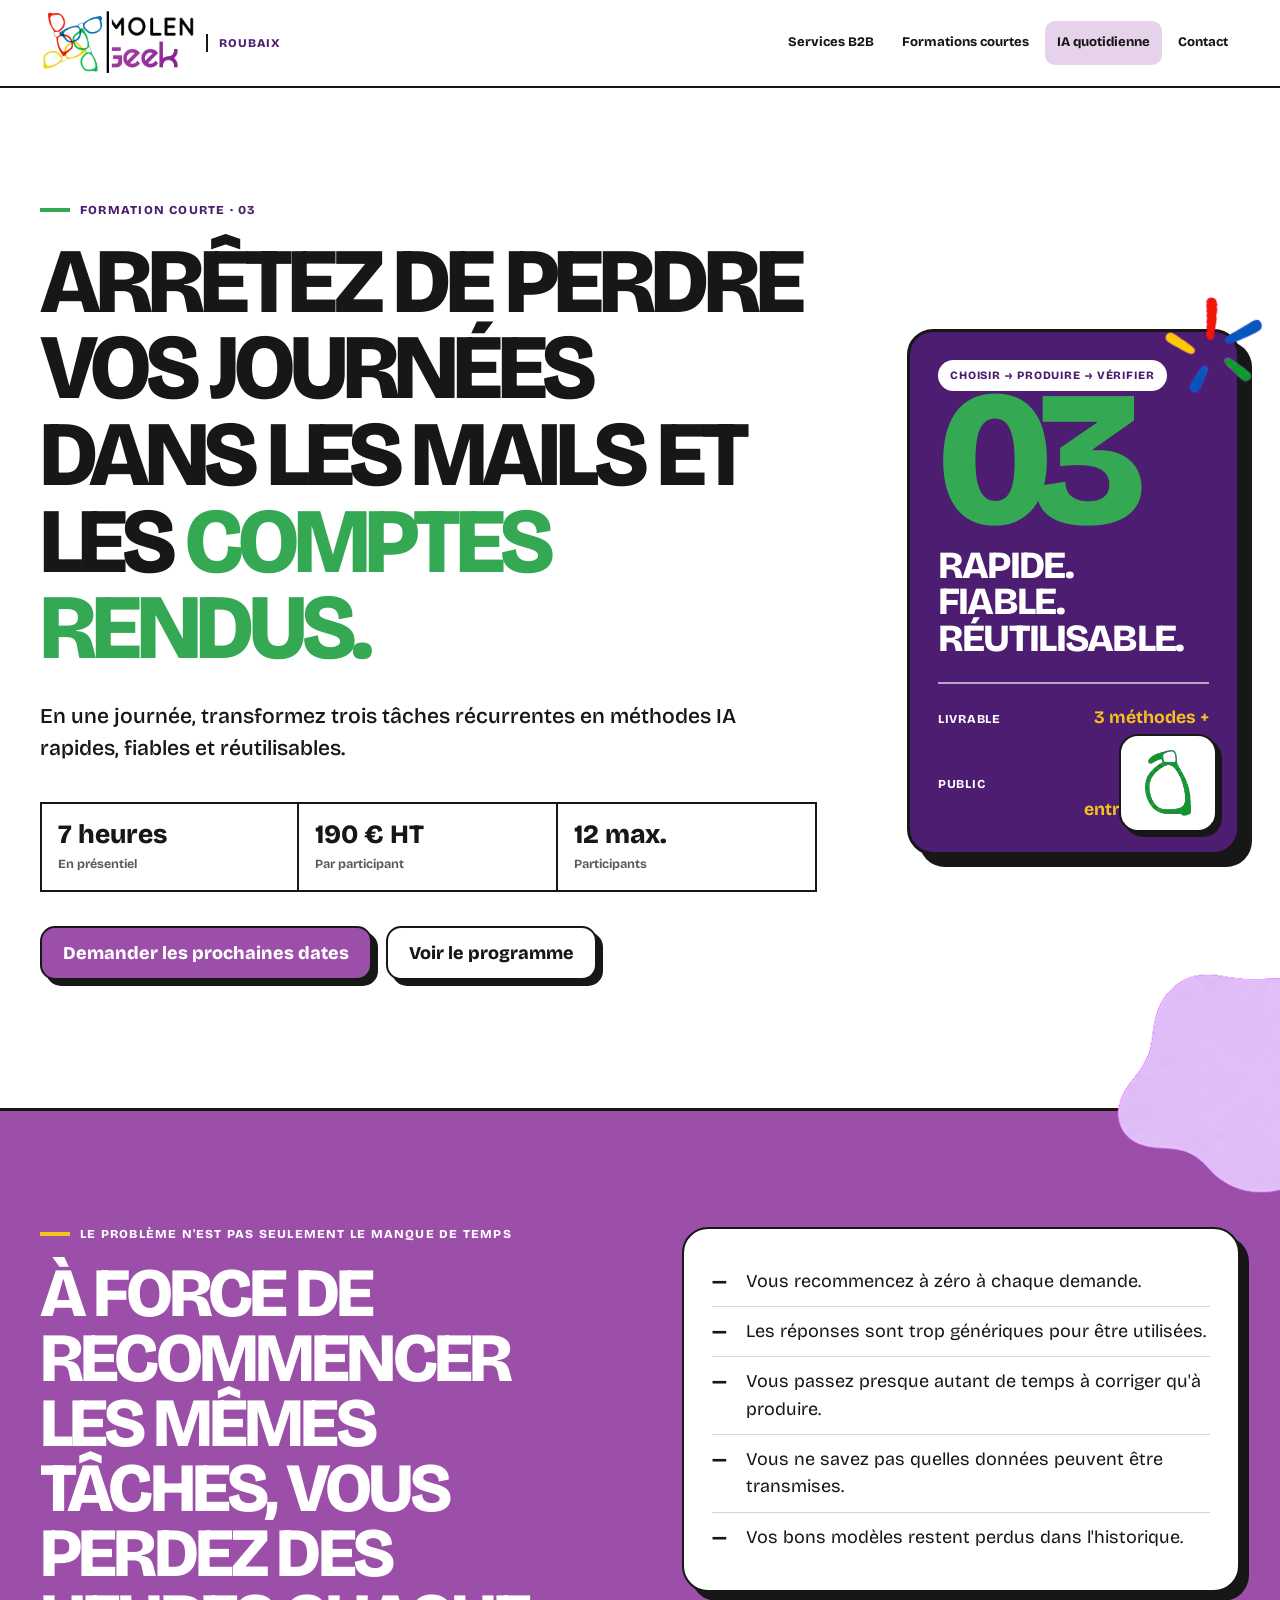
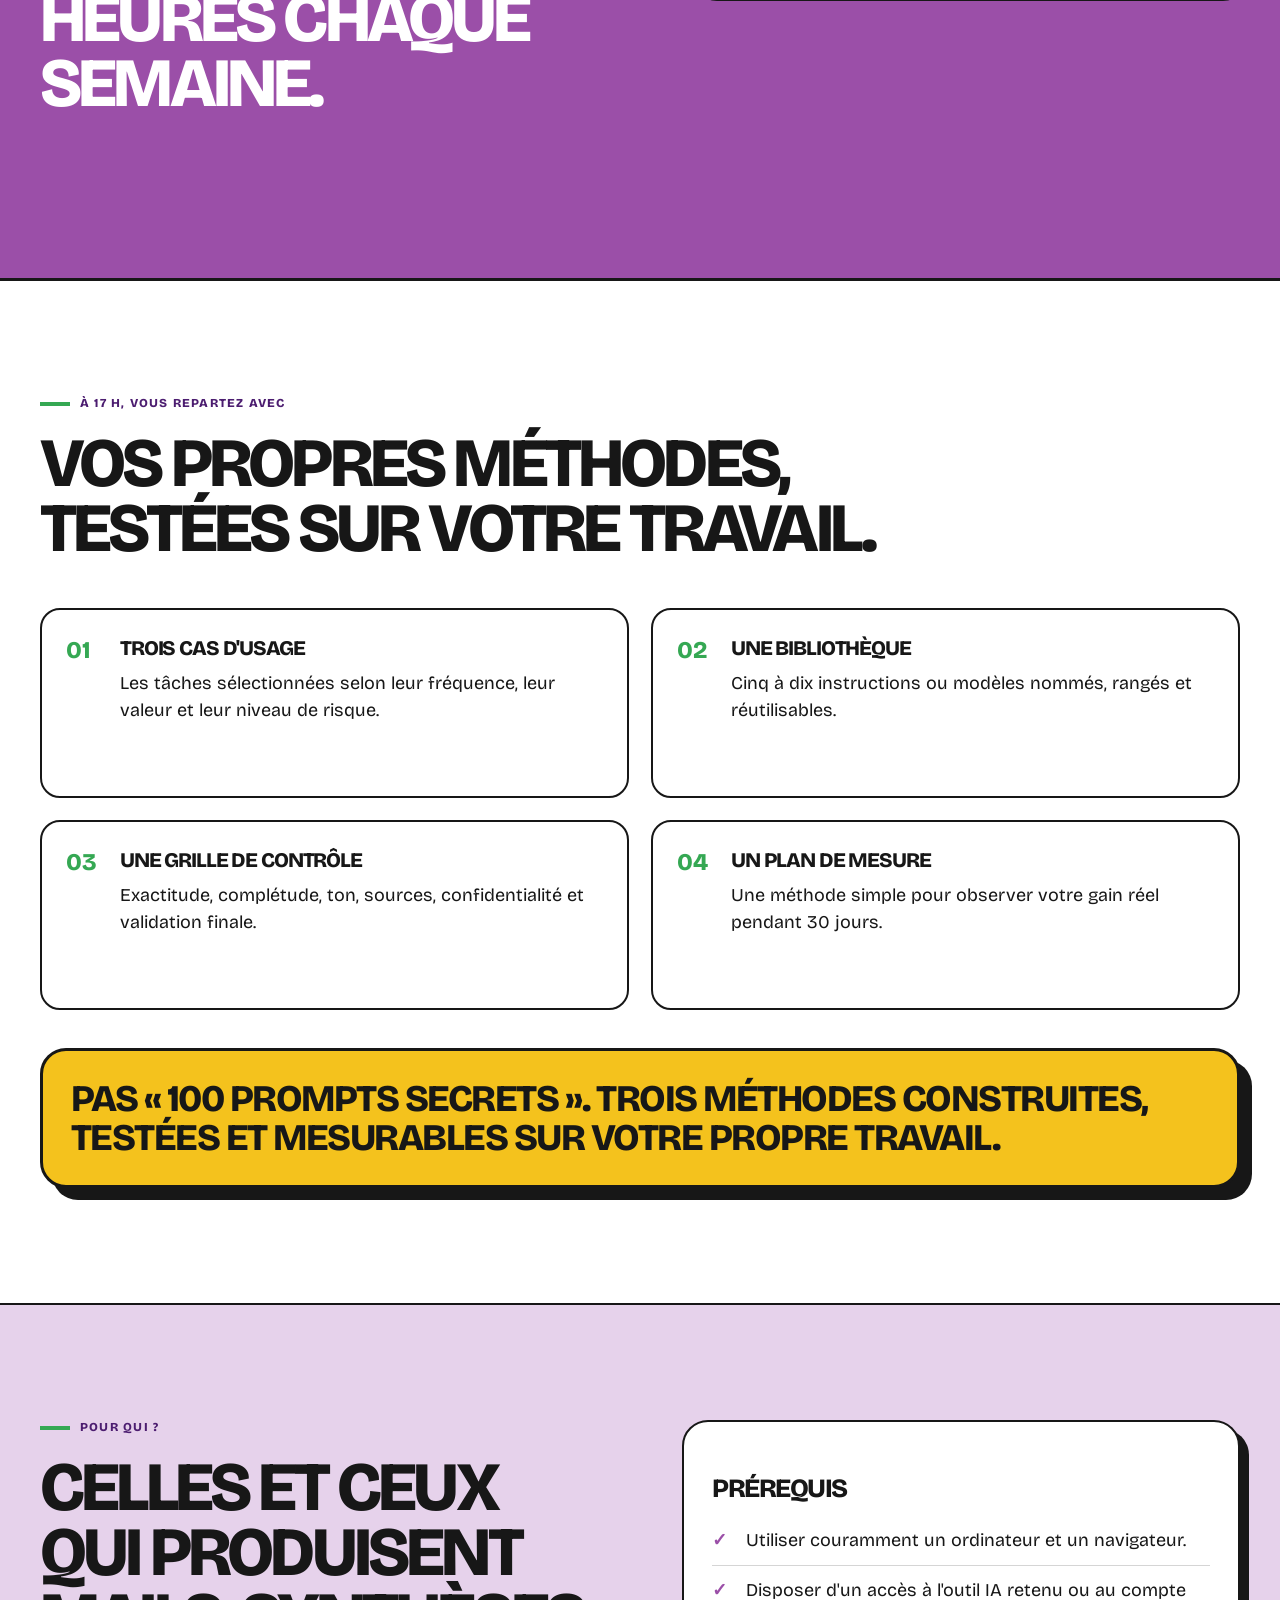
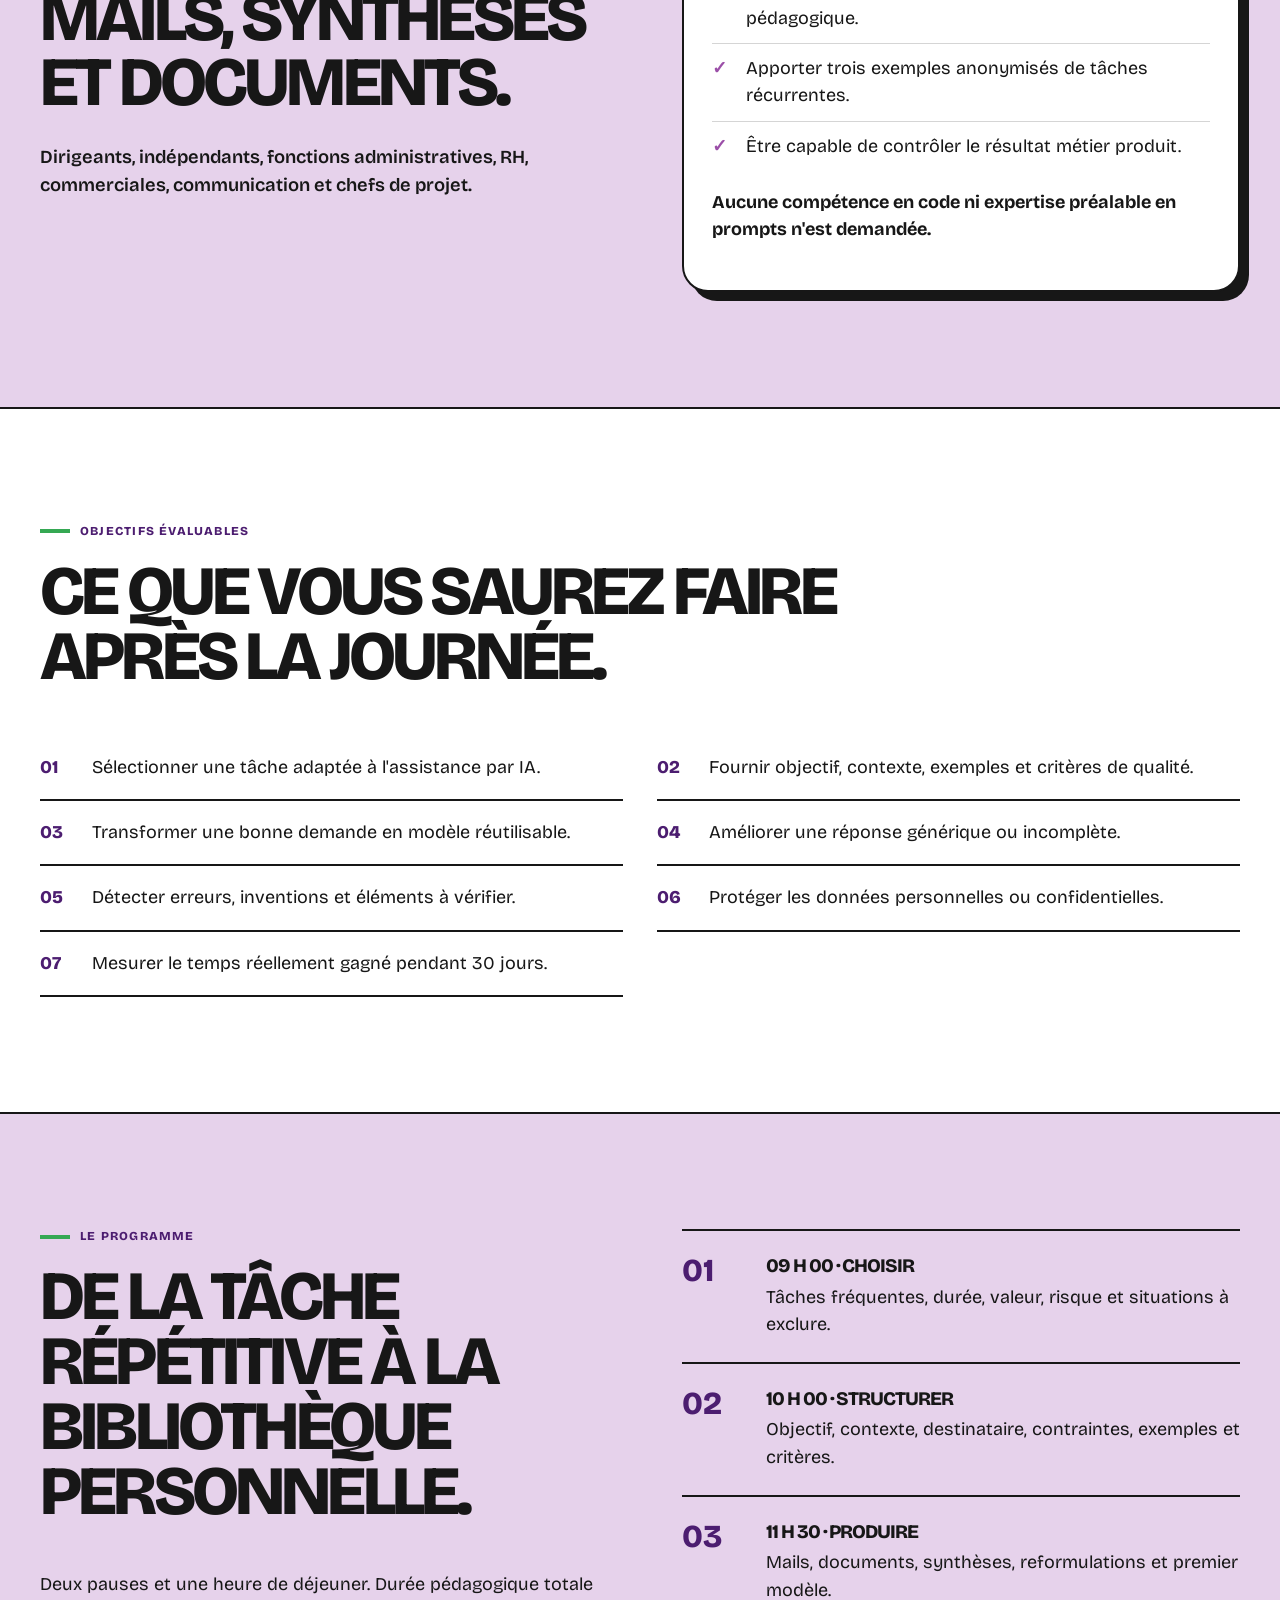
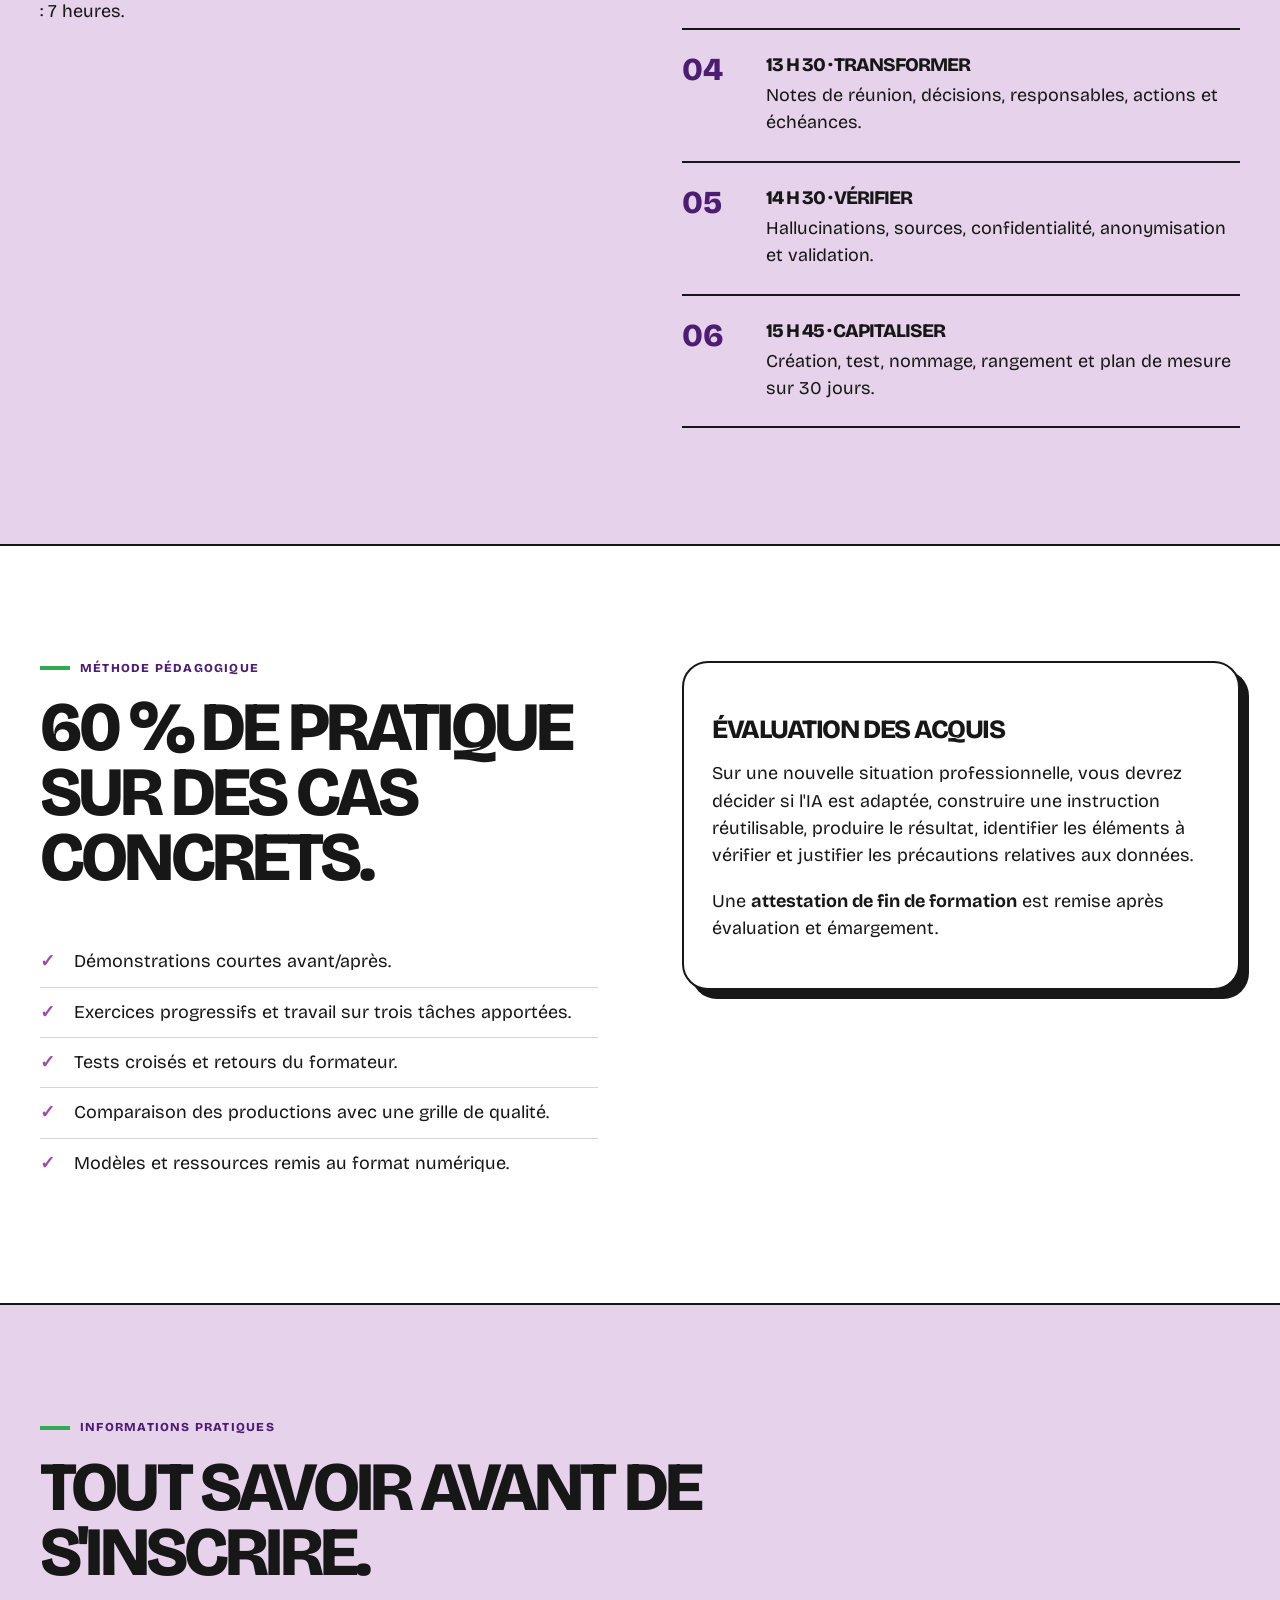
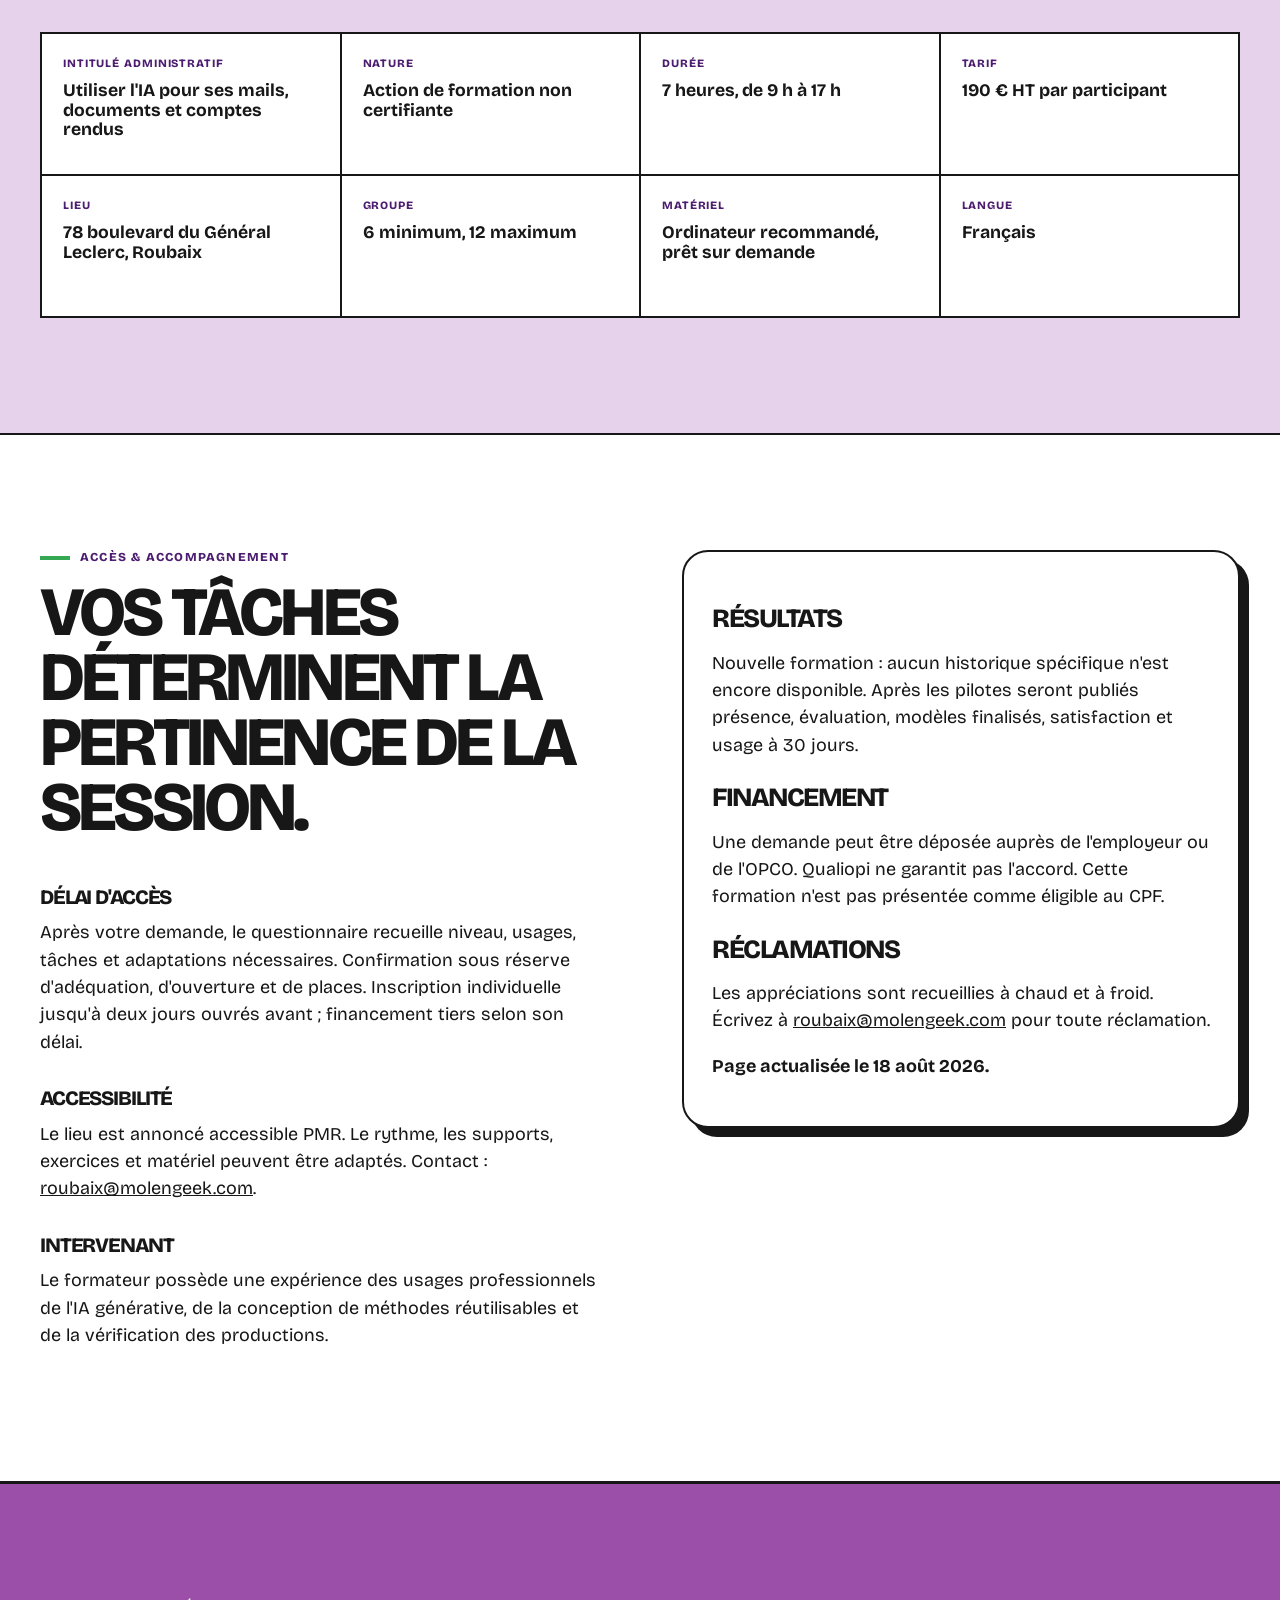
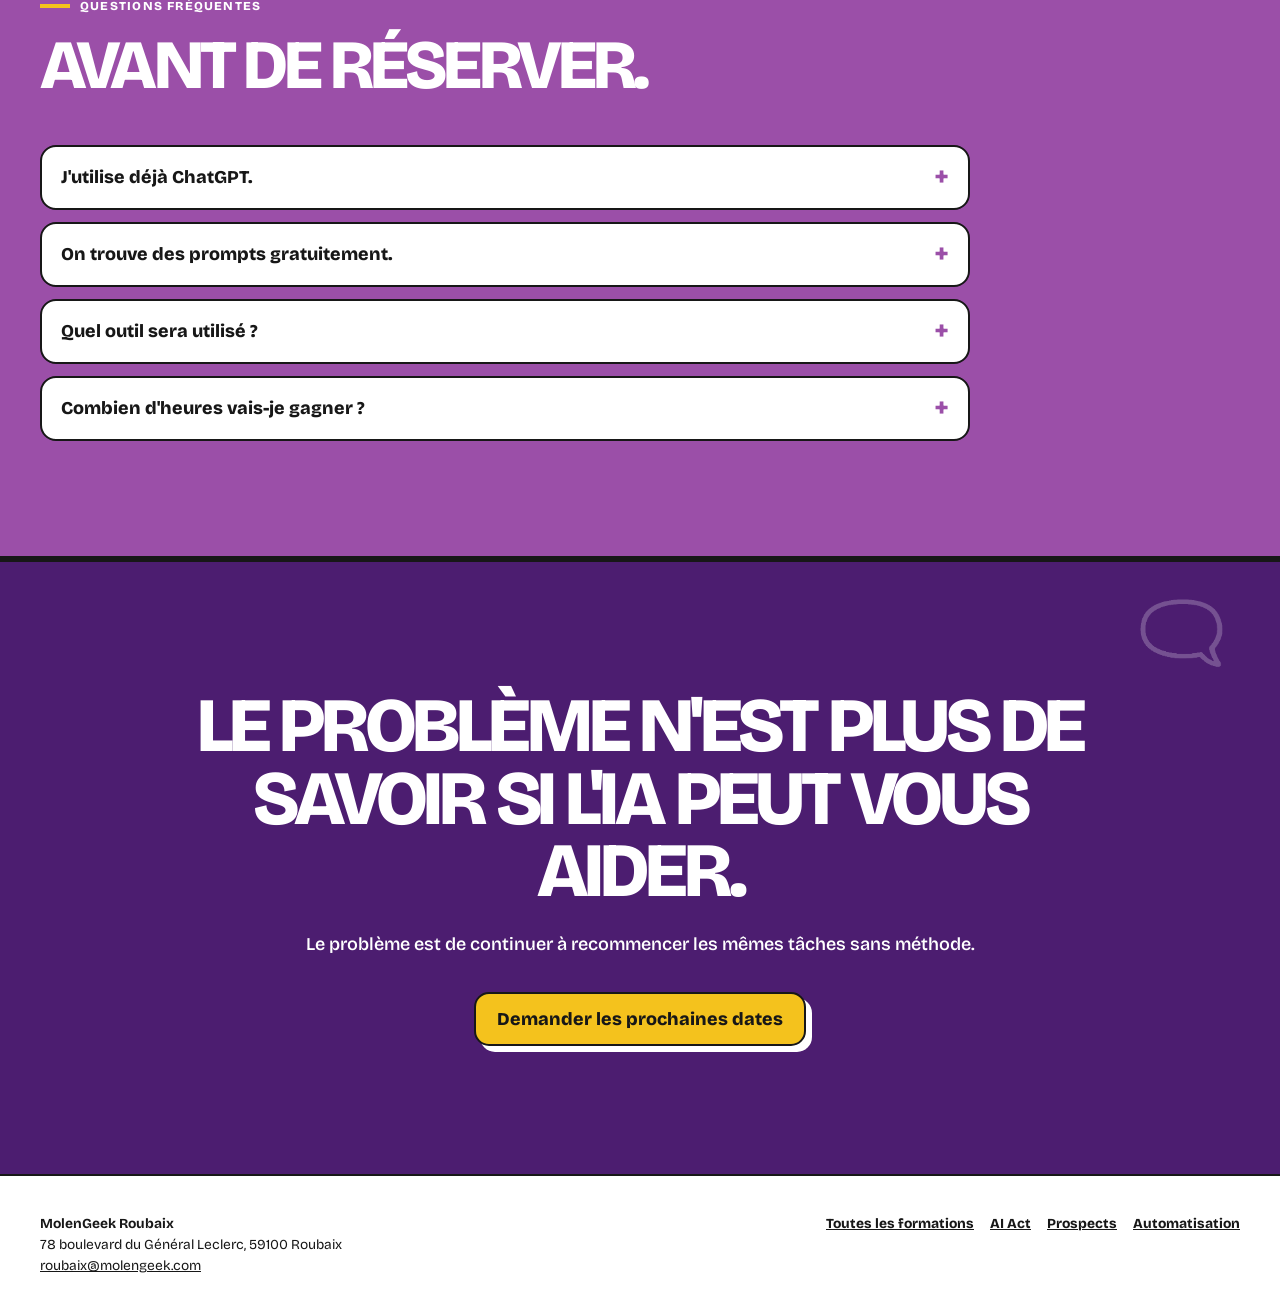
<file: site/formation-ia-productivite.html>
<!doctype html>
<html lang="fr">
<head>
  <meta charset="utf-8"><meta name="viewport" content="width=device-width, initial-scale=1">
  <meta name="description" content="Vos journées partent dans les mails et les comptes rendus ? Utilisez l'IA sur trois tâches réelles, sans perdre le contrôle.">
  <title>Gagner du temps avec l'IA au quotidien — MolenGeek Roubaix</title>
  <link rel="stylesheet" href="styles.css"><script src="script.js" defer></script>
</head>
<body class="theme-green">
  <a class="skip-link" href="#contenu">Aller au contenu</a>
  <header class="site-header"><div class="header-inner"><a class="brand" href="index.html" aria-label="MolenGeek Roubaix — accueil"><img class="brand-logo" src="../brand/molengeek/assets/png/logo-molengeek-horizontal.png" alt="MolenGeek"><span class="brand-campus">Roubaix</span></a><button class="menu-toggle" type="button" hidden data-menu-toggle aria-expanded="false" aria-controls="navigation">Menu</button><nav class="site-nav" id="navigation" data-navigation data-open="false" aria-label="Navigation principale"><a href="index.html">Services B2B</a><a href="formations.html">Formations courtes</a><a href="formation-ia-productivite.html" aria-current="page">IA quotidienne</a><a href="mailto:roubaix@molengeek.com?subject=Formation%20IA%20productivit%C3%A9">Contact</a></nav></div></header>

  <main id="contenu">
    <section class="hero offer-hero training-hero"><div class="shell hero-grid"><div><p class="eyebrow">Formation courte · 03</p><h1>Arrêtez de perdre vos journées dans les mails et les <span class="accent">comptes rendus.</span></h1><p class="hero-copy">En une journée, transformez trois tâches récurrentes en méthodes IA rapides, fiables et réutilisables.</p><div class="stats" aria-label="Informations principales"><div class="stat"><strong>7 heures</strong><span>En présentiel</span></div><div class="stat"><strong>190 € HT</strong><span>Par participant</span></div><div class="stat"><strong>12 max.</strong><span>Participants</span></div></div><div class="actions"><a class="button" href="mailto:roubaix@molengeek.com?subject=Inscription%20formation%20IA%20productivit%C3%A9">Demander les prochaines dates</a><a class="button secondary" href="#programme">Voir le programme</a></div></div><aside class="poster-card" aria-label="Ticket de formation IA quotidienne"><div><span class="poster-label">Choisir → produire → vérifier</span><div class="poster-number">03</div></div><div><p class="poster-copy">Rapide.<br>Fiable.<br>Réutilisable.</p><div class="ticket-facts"><div class="ticket-fact"><span>Livrable</span><strong>3 méthodes + modèles</strong></div><div class="ticket-fact"><span>Public</span><strong>Équipes &amp; entrepreneurs</strong></div></div><img class="poster-icon" src="../brand/molengeek/assets/png-generated-v2/logo-glasses-green.png" alt="" aria-hidden="true"></div></aside></div></section>

    <section class="section purple"><div class="shell split"><div><p class="eyebrow">Le problème n'est pas seulement le manque de temps</p><h2 class="section-heading">À force de recommencer les mêmes tâches, vous perdez des heures chaque semaine.</h2></div><div class="content-card"><ul class="plain-list"><li>Vous recommencez à zéro à chaque demande.</li><li>Les réponses sont trop génériques pour être utilisées.</li><li>Vous passez presque autant de temps à corriger qu'à produire.</li><li>Vous ne savez pas quelles données peuvent être transmises.</li><li>Vos bons modèles restent perdus dans l'historique.</li></ul></div></div></section>

    <section class="section"><div class="shell"><p class="eyebrow">À 17 h, vous repartez avec</p><h2 class="section-heading">Vos propres méthodes, testées sur votre travail.</h2><div class="deliverable-grid"><article class="deliverable"><h3>Trois cas d'usage</h3><p>Les tâches sélectionnées selon leur fréquence, leur valeur et leur niveau de risque.</p></article><article class="deliverable"><h3>Une bibliothèque</h3><p>Cinq à dix instructions ou modèles nommés, rangés et réutilisables.</p></article><article class="deliverable"><h3>Une grille de contrôle</h3><p>Exactitude, complétude, ton, sources, confidentialité et validation finale.</p></article><article class="deliverable"><h3>Un plan de mesure</h3><p>Une méthode simple pour observer votre gain réel pendant 30 jours.</p></article></div><div class="promise-band" style="margin-top: 38px;">Pas « 100 prompts secrets ». Trois méthodes construites, testées et mesurables sur votre propre travail.</div></div></section>

    <section class="section soft"><div class="shell split"><div><p class="eyebrow">Pour qui ?</p><h2 class="section-heading">Celles et ceux qui produisent mails, synthèses et documents.</h2><p class="section-intro">Dirigeants, indépendants, fonctions administratives, RH, commerciales, communication et chefs de projet.</p></div><div class="content-card"><h3>Prérequis</h3><ul class="check-list"><li>Utiliser couramment un ordinateur et un navigateur.</li><li>Disposer d'un accès à l'outil IA retenu ou au compte pédagogique.</li><li>Apporter trois exemples anonymisés de tâches récurrentes.</li><li>Être capable de contrôler le résultat métier produit.</li></ul><p><strong>Aucune compétence en code ni expertise préalable en prompts n'est demandée.</strong></p></div></div></section>

    <section class="section"><div class="shell"><p class="eyebrow">Objectifs évaluables</p><h2 class="section-heading">Ce que vous saurez faire après la journée.</h2><ol class="objective-list"><li>Sélectionner une tâche adaptée à l'assistance par IA.</li><li>Fournir objectif, contexte, exemples et critères de qualité.</li><li>Transformer une bonne demande en modèle réutilisable.</li><li>Améliorer une réponse générique ou incomplète.</li><li>Détecter erreurs, inventions et éléments à vérifier.</li><li>Protéger les données personnelles ou confidentielles.</li><li>Mesurer le temps réellement gagné pendant 30 jours.</li></ol></div></section>

    <section class="section soft" id="programme"><div class="shell split"><div><p class="eyebrow">Le programme</p><h2 class="section-heading">De la tâche répétitive à la bibliothèque personnelle.</h2><p>Deux pauses et une heure de déjeuner. Durée pédagogique totale : 7 heures.</p></div><div class="steps"><article class="step"><div><h3>09 h 00 · Choisir</h3><p>Tâches fréquentes, durée, valeur, risque et situations à exclure.</p></div></article><article class="step"><div><h3>10 h 00 · Structurer</h3><p>Objectif, contexte, destinataire, contraintes, exemples et critères.</p></div></article><article class="step"><div><h3>11 h 30 · Produire</h3><p>Mails, documents, synthèses, reformulations et premier modèle.</p></div></article><article class="step"><div><h3>13 h 30 · Transformer</h3><p>Notes de réunion, décisions, responsables, actions et échéances.</p></div></article><article class="step"><div><h3>14 h 30 · Vérifier</h3><p>Hallucinations, sources, confidentialité, anonymisation et validation.</p></div></article><article class="step"><div><h3>15 h 45 · Capitaliser</h3><p>Création, test, nommage, rangement et plan de mesure sur 30 jours.</p></div></article></div></div></section>

    <section class="section"><div class="shell split"><div><p class="eyebrow">Méthode pédagogique</p><h2 class="section-heading">60 % de pratique sur des cas concrets.</h2><ul class="check-list"><li>Démonstrations courtes avant/après.</li><li>Exercices progressifs et travail sur trois tâches apportées.</li><li>Tests croisés et retours du formateur.</li><li>Comparaison des productions avec une grille de qualité.</li><li>Modèles et ressources remis au format numérique.</li></ul></div><div class="content-card"><h3>Évaluation des acquis</h3><p>Sur une nouvelle situation professionnelle, vous devrez décider si l'IA est adaptée, construire une instruction réutilisable, produire le résultat, identifier les éléments à vérifier et justifier les précautions relatives aux données.</p><p>Une <strong>attestation de fin de formation</strong> est remise après évaluation et émargement.</p></div></div></section>

    <section class="section soft"><div class="shell"><p class="eyebrow">Informations pratiques</p><h2 class="section-heading">Tout savoir avant de s'inscrire.</h2><div class="practical-grid"><div class="practical-item"><span>Intitulé administratif</span><strong>Utiliser l'IA pour ses mails, documents et comptes rendus</strong></div><div class="practical-item"><span>Nature</span><strong>Action de formation non certifiante</strong></div><div class="practical-item"><span>Durée</span><strong>7 heures, de 9 h à 17 h</strong></div><div class="practical-item"><span>Tarif</span><strong>190 € HT par participant</strong></div><div class="practical-item"><span>Lieu</span><strong>78 boulevard du Général Leclerc, Roubaix</strong></div><div class="practical-item"><span>Groupe</span><strong>6 minimum, 12 maximum</strong></div><div class="practical-item"><span>Matériel</span><strong>Ordinateur recommandé, prêt sur demande</strong></div><div class="practical-item"><span>Langue</span><strong>Français</strong></div></div></div></section>

    <section class="section"><div class="shell split"><div class="legal-copy"><p class="eyebrow">Accès &amp; accompagnement</p><h2 class="section-heading">Vos tâches déterminent la pertinence de la session.</h2><h3>Délai d'accès</h3><p>Après votre demande, le questionnaire recueille niveau, usages, tâches et adaptations nécessaires. Confirmation sous réserve d'adéquation, d'ouverture et de places. Inscription individuelle jusqu'à deux jours ouvrés avant ; financement tiers selon son délai.</p><h3>Accessibilité</h3><p>Le lieu est annoncé accessible PMR. Le rythme, les supports, exercices et matériel peuvent être adaptés. Contact : <a href="mailto:roubaix@molengeek.com?subject=Accessibilit%C3%A9%20formation%20IA%20productivit%C3%A9">roubaix@molengeek.com</a>.</p><h3>Intervenant</h3><p>Le formateur possède une expérience des usages professionnels de l'IA générative, de la conception de méthodes réutilisables et de la vérification des productions.</p></div><div class="content-card"><h3>Résultats</h3><p>Nouvelle formation : aucun historique spécifique n'est encore disponible. Après les pilotes seront publiés présence, évaluation, modèles finalisés, satisfaction et usage à 30 jours.</p><h3>Financement</h3><p>Une demande peut être déposée auprès de l'employeur ou de l'OPCO. Qualiopi ne garantit pas l'accord. Cette formation n'est pas présentée comme éligible au CPF.</p><h3>Réclamations</h3><p>Les appréciations sont recueillies à chaud et à froid. Écrivez à <a href="mailto:roubaix@molengeek.com?subject=R%C3%A9clamation%20formation">roubaix@molengeek.com</a> pour toute réclamation.</p><p><strong>Page actualisée le 18 août 2026.</strong></p></div></div></section>

    <section class="section purple"><div class="shell"><p class="eyebrow">Questions fréquentes</p><h2 class="section-heading">Avant de réserver.</h2><div class="faq"><details><summary>J'utilise déjà ChatGPT.</summary><p>La formation vise le passage d'un usage ponctuel à des modèles fiables, organisés et mesurables.</p></details><details><summary>On trouve des prompts gratuitement.</summary><p>Vous ne venez pas chercher une liste générique : vous construisez et testez des méthodes adaptées à vos tâches.</p></details><details><summary>Quel outil sera utilisé ?</summary><p>L'outil principal est annoncé avec la session. Un environnement commun évite de perdre la journée à comparer des interfaces.</p></details><details><summary>Combien d'heures vais-je gagner ?</summary><p>Cela dépend de vos tâches. Vous apprendrez à mesurer votre propre gain ; aucun volume universel n'est garanti.</p></details></div></div></section>

    <section class="cta-section"><div class="shell"><h2>Le problème n'est plus de savoir si l'IA peut vous aider.</h2><p>Le problème est de continuer à recommencer les mêmes tâches sans méthode.</p><div class="actions"><a class="button" href="mailto:roubaix@molengeek.com?subject=Inscription%20formation%20IA%20productivit%C3%A9">Demander les prochaines dates</a></div></div></section>
  </main>
  <footer class="site-footer"><div class="shell footer-grid"><p><strong>MolenGeek Roubaix</strong><br>78 boulevard du Général Leclerc, 59100 Roubaix<br><a href="mailto:roubaix@molengeek.com">roubaix@molengeek.com</a></p><div class="footer-links"><a href="formations.html">Toutes les formations</a><a href="formation-ai-act-rgpd.html">AI Act</a><a href="formation-prospects-relances.html">Prospects</a><a href="formation-automatisation-sans-code.html">Automatisation</a></div></div></footer>
</body></html>
</file>
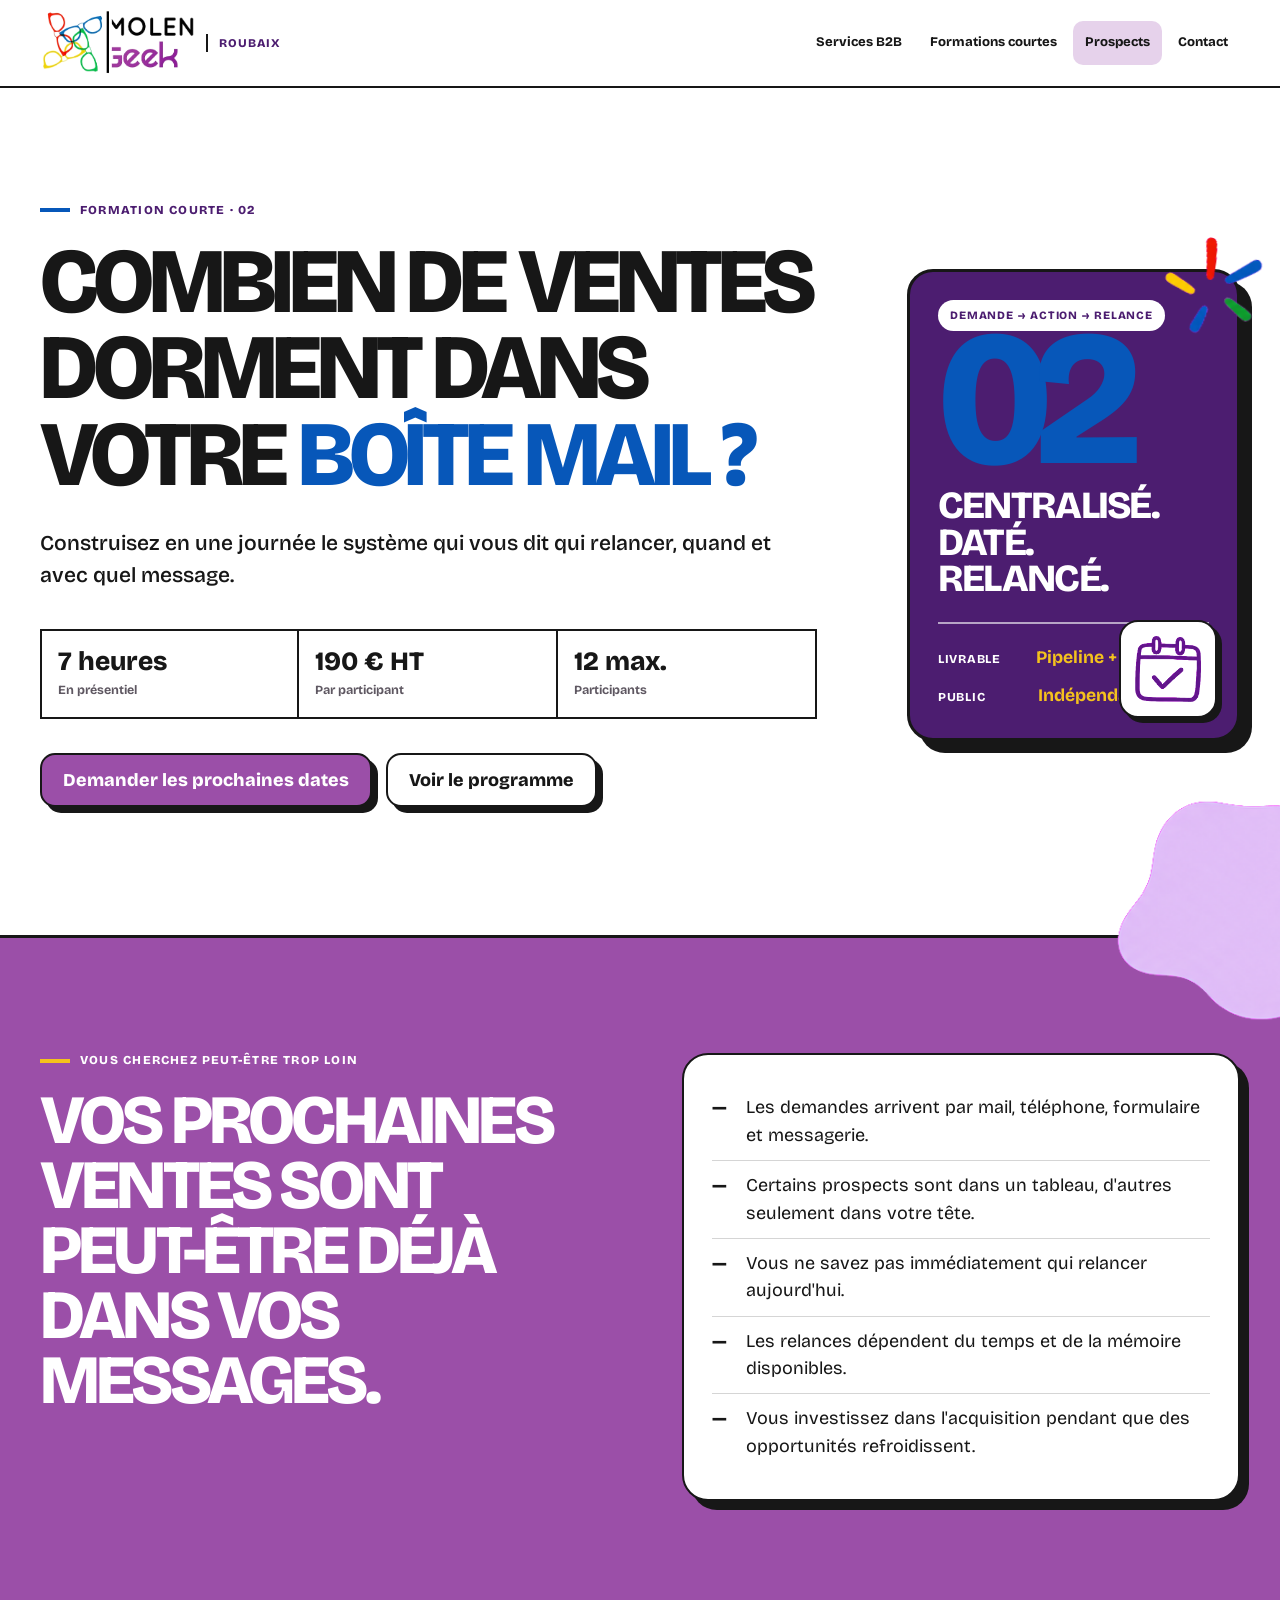
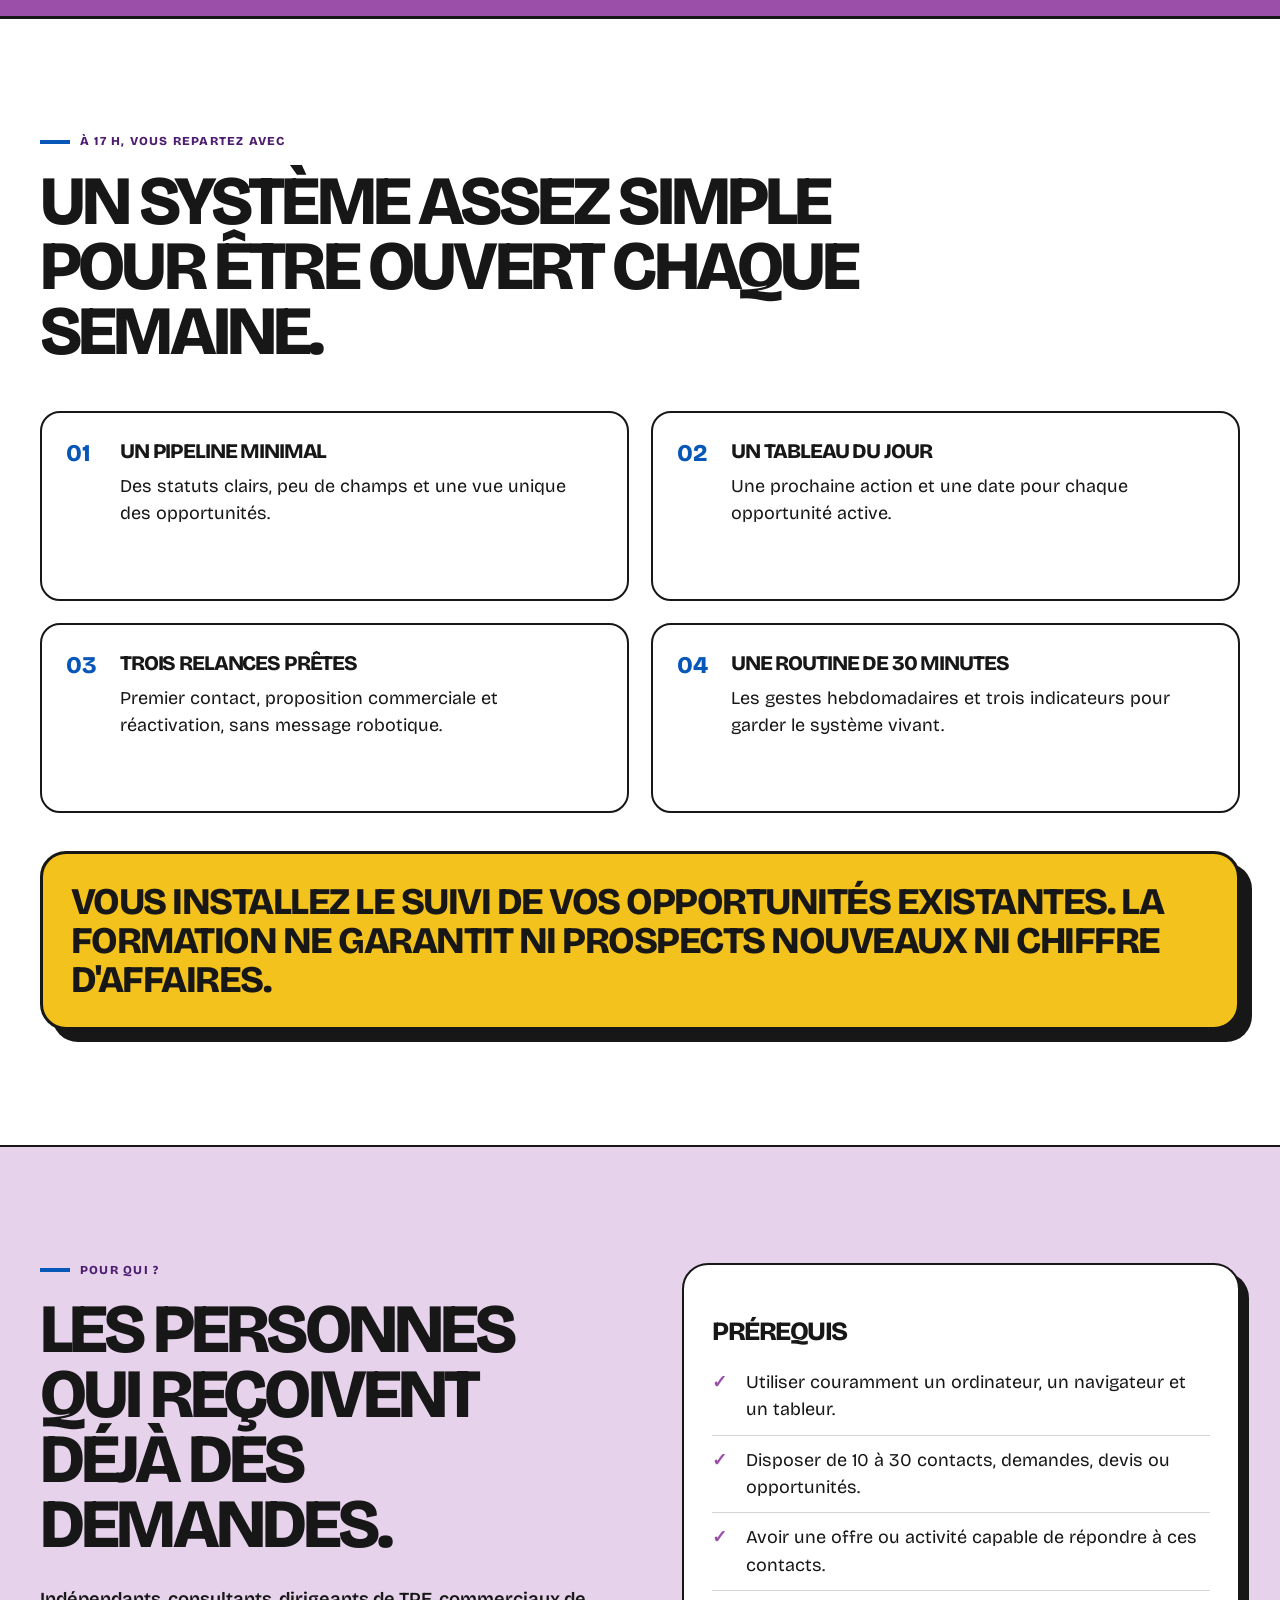
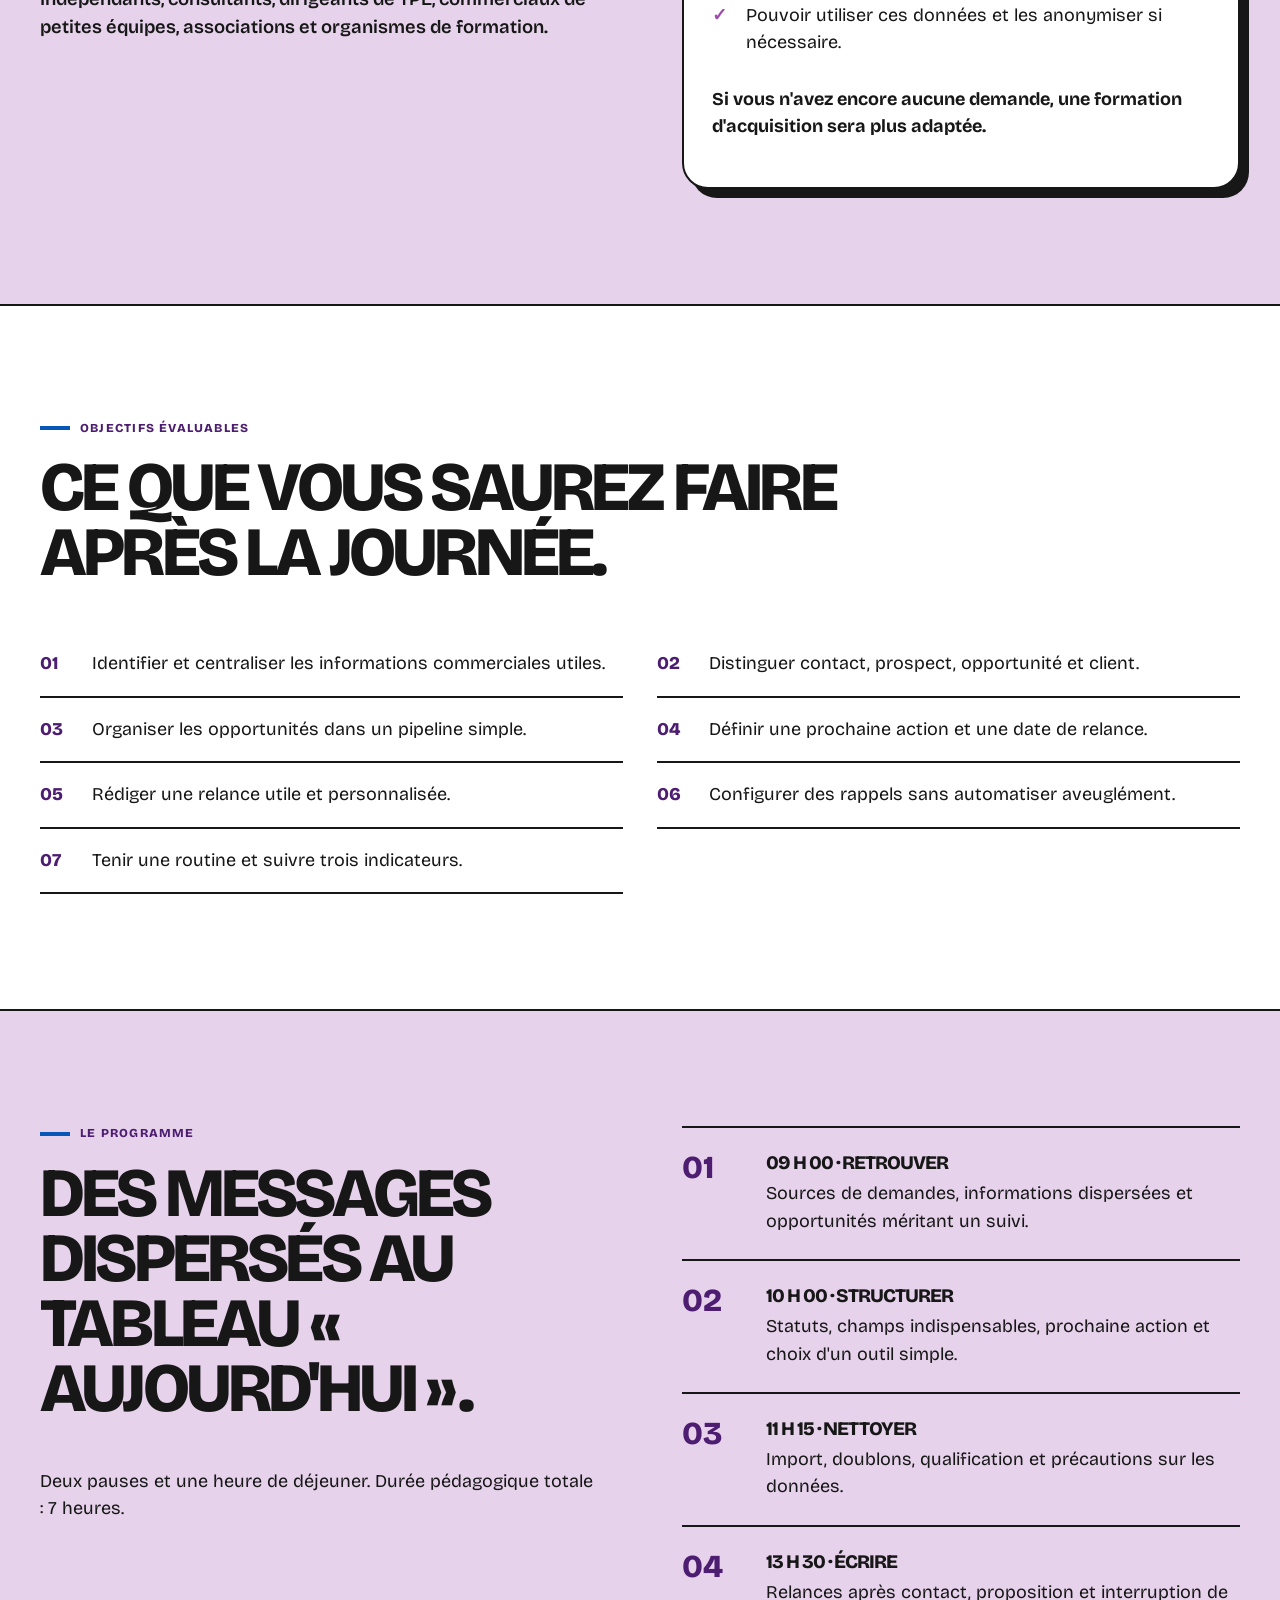
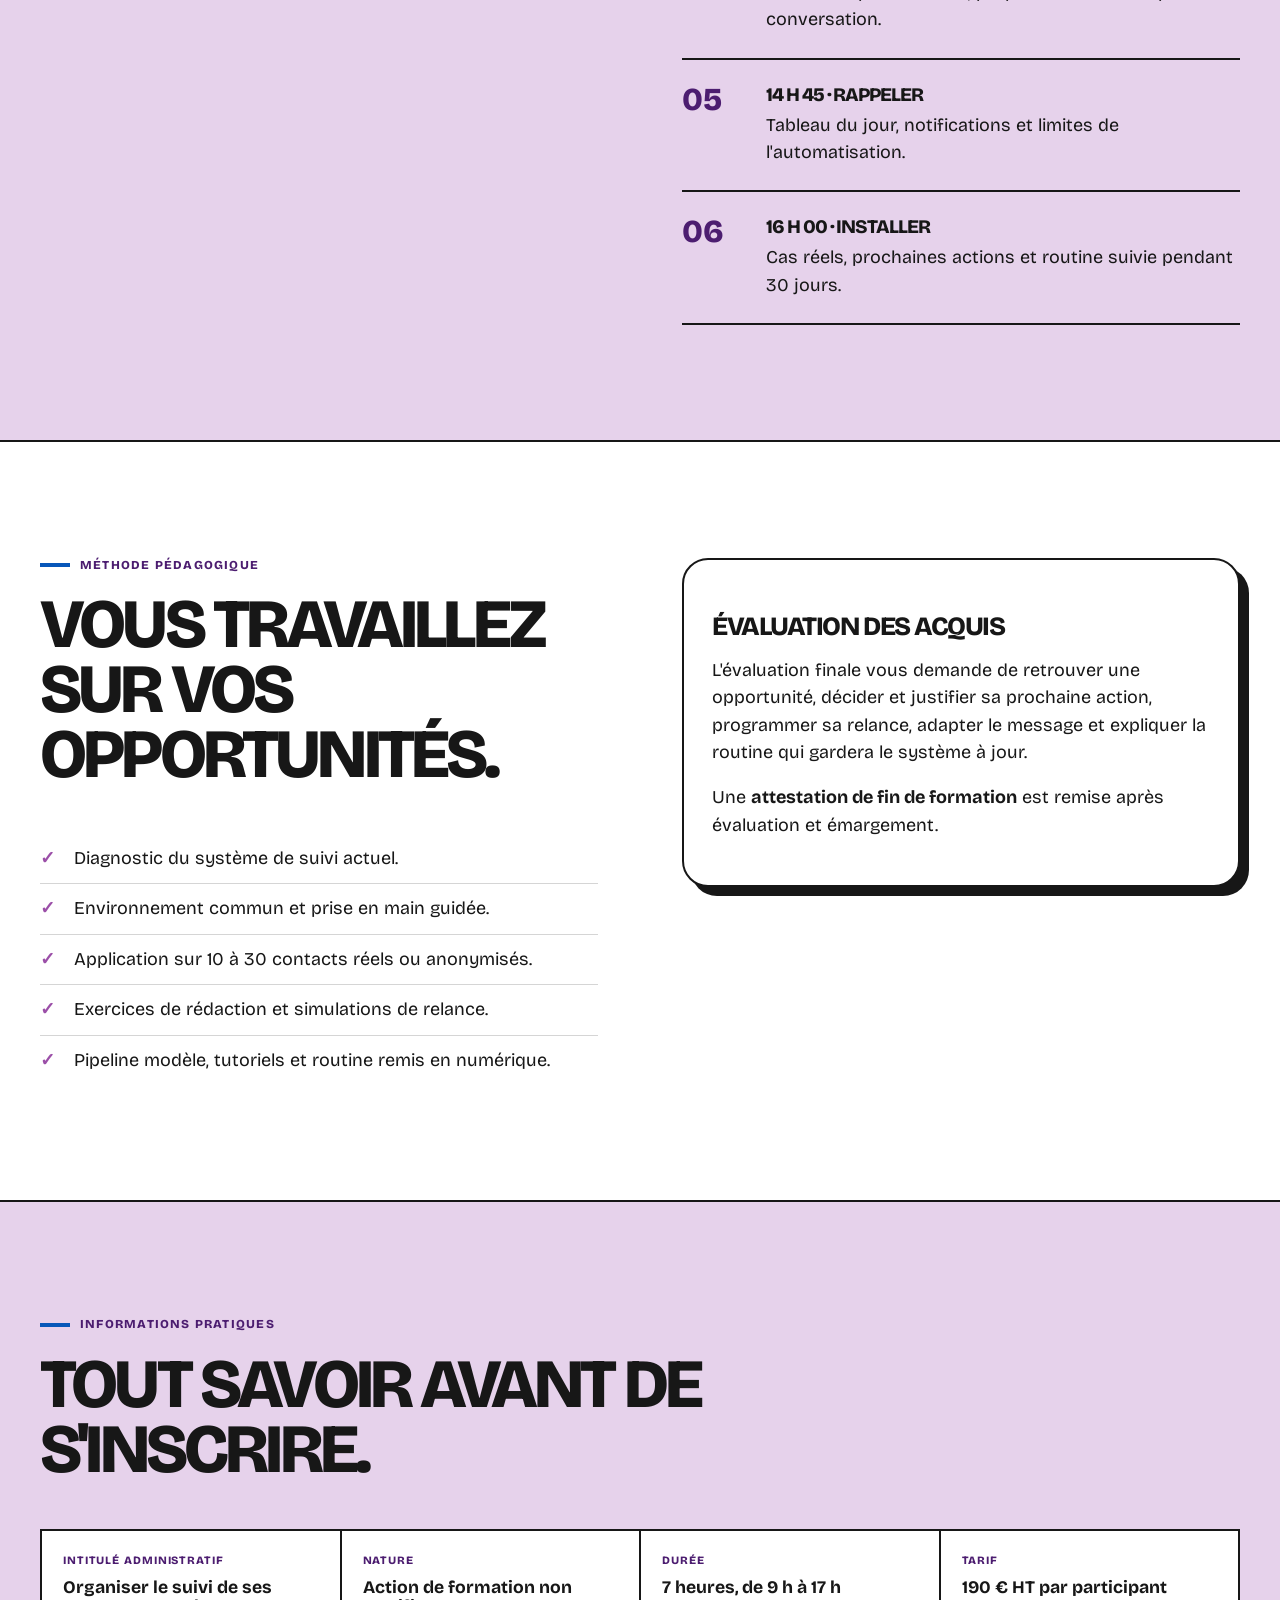
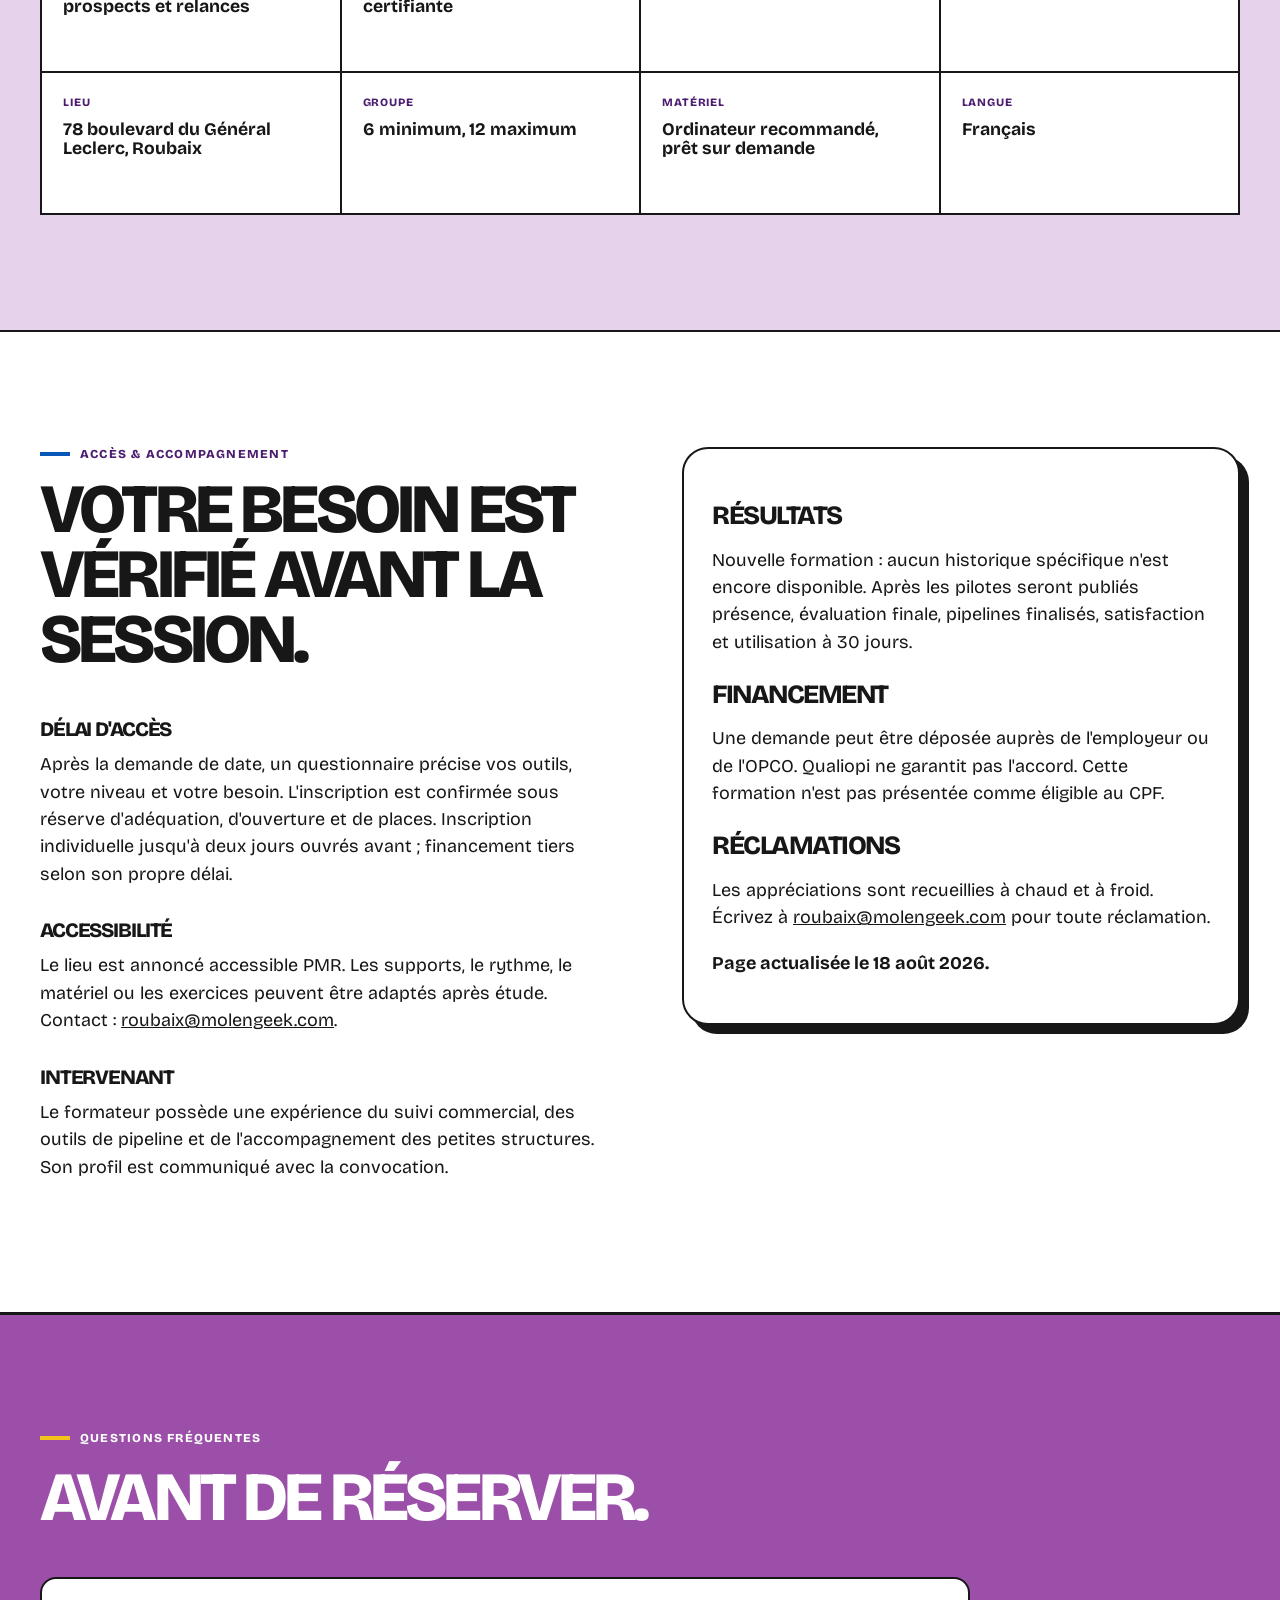
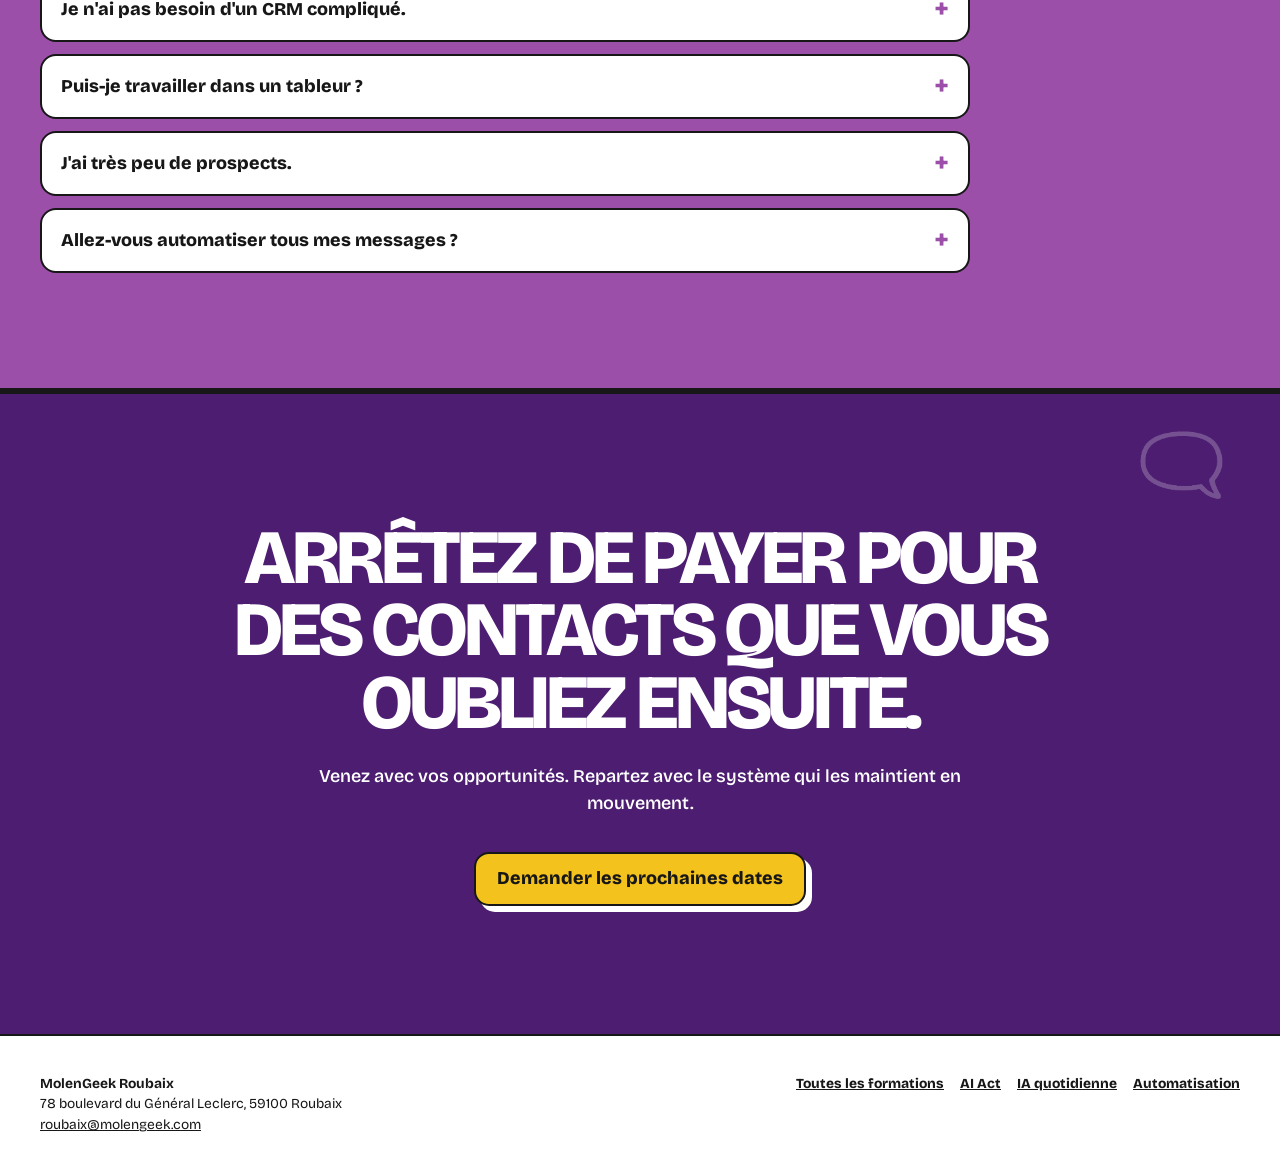
<file: site/formation-prospects-relances.html>
<!doctype html>
<html lang="fr">
<head>
  <meta charset="utf-8"><meta name="viewport" content="width=device-width, initial-scale=1">
  <meta name="description" content="Des clients ont demandé un devis. Apprenez à savoir qui relancer aujourd'hui, en une journée pratique.">
  <title>Ne plus oublier vos prospects — MolenGeek Roubaix</title>
  <link rel="stylesheet" href="styles.css"><script src="script.js" defer></script>
</head>
<body class="theme-blue">
  <a class="skip-link" href="#contenu">Aller au contenu</a>
  <header class="site-header"><div class="header-inner"><a class="brand" href="index.html" aria-label="MolenGeek Roubaix — accueil"><img class="brand-logo" src="../brand/molengeek/assets/png/logo-molengeek-horizontal.png" alt="MolenGeek"><span class="brand-campus">Roubaix</span></a><button class="menu-toggle" type="button" hidden data-menu-toggle aria-expanded="false" aria-controls="navigation">Menu</button><nav class="site-nav" id="navigation" data-navigation data-open="false" aria-label="Navigation principale"><a href="index.html">Services B2B</a><a href="formations.html">Formations courtes</a><a href="formation-prospects-relances.html" aria-current="page">Prospects</a><a href="mailto:roubaix@molengeek.com?subject=Formation%20prospects%20et%20relances">Contact</a></nav></div></header>

  <main id="contenu">
    <section class="hero offer-hero training-hero"><div class="shell hero-grid"><div><p class="eyebrow">Formation courte · 02</p><h1>Combien de ventes dorment dans votre <span class="accent">boîte mail&nbsp;?</span></h1><p class="hero-copy">Construisez en une journée le système qui vous dit qui relancer, quand et avec quel message.</p><div class="stats" aria-label="Informations principales"><div class="stat"><strong>7 heures</strong><span>En présentiel</span></div><div class="stat"><strong>190 € HT</strong><span>Par participant</span></div><div class="stat"><strong>12 max.</strong><span>Participants</span></div></div><div class="actions"><a class="button" href="mailto:roubaix@molengeek.com?subject=Inscription%20formation%20prospects%20et%20relances">Demander les prochaines dates</a><a class="button secondary" href="#programme">Voir le programme</a></div></div><aside class="poster-card" aria-label="Ticket de formation prospects"><div><span class="poster-label">Demande → action → relance</span><div class="poster-number">02</div></div><div><p class="poster-copy">Centralisé.<br>Daté.<br>Relancé.</p><div class="ticket-facts"><div class="ticket-fact"><span>Livrable</span><strong>Pipeline + messages</strong></div><div class="ticket-fact"><span>Public</span><strong>Indépendants &amp; TPE</strong></div></div><img class="poster-icon" src="../brand/molengeek/assets/png-generated-v2/calendar-check-purple.png" alt="" aria-hidden="true"></div></aside></div></section>

    <section class="section purple"><div class="shell split"><div><p class="eyebrow">Vous cherchez peut-être trop loin</p><h2 class="section-heading">Vos prochaines ventes sont peut-être déjà dans vos messages.</h2></div><div class="content-card"><ul class="plain-list"><li>Les demandes arrivent par mail, téléphone, formulaire et messagerie.</li><li>Certains prospects sont dans un tableau, d'autres seulement dans votre tête.</li><li>Vous ne savez pas immédiatement qui relancer aujourd'hui.</li><li>Les relances dépendent du temps et de la mémoire disponibles.</li><li>Vous investissez dans l'acquisition pendant que des opportunités refroidissent.</li></ul></div></div></section>

    <section class="section"><div class="shell"><p class="eyebrow">À 17 h, vous repartez avec</p><h2 class="section-heading">Un système assez simple pour être ouvert chaque semaine.</h2><div class="deliverable-grid"><article class="deliverable"><h3>Un pipeline minimal</h3><p>Des statuts clairs, peu de champs et une vue unique des opportunités.</p></article><article class="deliverable"><h3>Un tableau du jour</h3><p>Une prochaine action et une date pour chaque opportunité active.</p></article><article class="deliverable"><h3>Trois relances prêtes</h3><p>Premier contact, proposition commerciale et réactivation, sans message robotique.</p></article><article class="deliverable"><h3>Une routine de 30 minutes</h3><p>Les gestes hebdomadaires et trois indicateurs pour garder le système vivant.</p></article></div><div class="promise-band" style="margin-top: 38px;">Vous installez le suivi de vos opportunités existantes. La formation ne garantit ni prospects nouveaux ni chiffre d'affaires.</div></div></section>

    <section class="section soft"><div class="shell split"><div><p class="eyebrow">Pour qui ?</p><h2 class="section-heading">Les personnes qui reçoivent déjà des demandes.</h2><p class="section-intro">Indépendants, consultants, dirigeants de TPE, commerciaux de petites équipes, associations et organismes de formation.</p></div><div class="content-card"><h3>Prérequis</h3><ul class="check-list"><li>Utiliser couramment un ordinateur, un navigateur et un tableur.</li><li>Disposer de 10 à 30 contacts, demandes, devis ou opportunités.</li><li>Avoir une offre ou activité capable de répondre à ces contacts.</li><li>Pouvoir utiliser ces données et les anonymiser si nécessaire.</li></ul><p><strong>Si vous n'avez encore aucune demande, une formation d'acquisition sera plus adaptée.</strong></p></div></div></section>

    <section class="section"><div class="shell"><p class="eyebrow">Objectifs évaluables</p><h2 class="section-heading">Ce que vous saurez faire après la journée.</h2><ol class="objective-list"><li>Identifier et centraliser les informations commerciales utiles.</li><li>Distinguer contact, prospect, opportunité et client.</li><li>Organiser les opportunités dans un pipeline simple.</li><li>Définir une prochaine action et une date de relance.</li><li>Rédiger une relance utile et personnalisée.</li><li>Configurer des rappels sans automatiser aveuglément.</li><li>Tenir une routine et suivre trois indicateurs.</li></ol></div></section>

    <section class="section soft" id="programme"><div class="shell split"><div><p class="eyebrow">Le programme</p><h2 class="section-heading">Des messages dispersés au tableau « aujourd'hui ».</h2><p>Deux pauses et une heure de déjeuner. Durée pédagogique totale : 7 heures.</p></div><div class="steps"><article class="step"><div><h3>09 h 00 · Retrouver</h3><p>Sources de demandes, informations dispersées et opportunités méritant un suivi.</p></div></article><article class="step"><div><h3>10 h 00 · Structurer</h3><p>Statuts, champs indispensables, prochaine action et choix d'un outil simple.</p></div></article><article class="step"><div><h3>11 h 15 · Nettoyer</h3><p>Import, doublons, qualification et précautions sur les données.</p></div></article><article class="step"><div><h3>13 h 30 · Écrire</h3><p>Relances après contact, proposition et interruption de conversation.</p></div></article><article class="step"><div><h3>14 h 45 · Rappeler</h3><p>Tableau du jour, notifications et limites de l'automatisation.</p></div></article><article class="step"><div><h3>16 h 00 · Installer</h3><p>Cas réels, prochaines actions et routine suivie pendant 30 jours.</p></div></article></div></div></section>

    <section class="section"><div class="shell split"><div><p class="eyebrow">Méthode pédagogique</p><h2 class="section-heading">Vous travaillez sur vos opportunités.</h2><ul class="check-list"><li>Diagnostic du système de suivi actuel.</li><li>Environnement commun et prise en main guidée.</li><li>Application sur 10 à 30 contacts réels ou anonymisés.</li><li>Exercices de rédaction et simulations de relance.</li><li>Pipeline modèle, tutoriels et routine remis en numérique.</li></ul></div><div class="content-card"><h3>Évaluation des acquis</h3><p>L'évaluation finale vous demande de retrouver une opportunité, décider et justifier sa prochaine action, programmer sa relance, adapter le message et expliquer la routine qui gardera le système à jour.</p><p>Une <strong>attestation de fin de formation</strong> est remise après évaluation et émargement.</p></div></div></section>

    <section class="section soft"><div class="shell"><p class="eyebrow">Informations pratiques</p><h2 class="section-heading">Tout savoir avant de s'inscrire.</h2><div class="practical-grid"><div class="practical-item"><span>Intitulé administratif</span><strong>Organiser le suivi de ses prospects et relances</strong></div><div class="practical-item"><span>Nature</span><strong>Action de formation non certifiante</strong></div><div class="practical-item"><span>Durée</span><strong>7 heures, de 9 h à 17 h</strong></div><div class="practical-item"><span>Tarif</span><strong>190 € HT par participant</strong></div><div class="practical-item"><span>Lieu</span><strong>78 boulevard du Général Leclerc, Roubaix</strong></div><div class="practical-item"><span>Groupe</span><strong>6 minimum, 12 maximum</strong></div><div class="practical-item"><span>Matériel</span><strong>Ordinateur recommandé, prêt sur demande</strong></div><div class="practical-item"><span>Langue</span><strong>Français</strong></div></div></div></section>

    <section class="section"><div class="shell split"><div class="legal-copy"><p class="eyebrow">Accès &amp; accompagnement</p><h2 class="section-heading">Votre besoin est vérifié avant la session.</h2><h3>Délai d'accès</h3><p>Après la demande de date, un questionnaire précise vos outils, votre niveau et votre besoin. L'inscription est confirmée sous réserve d'adéquation, d'ouverture et de places. Inscription individuelle jusqu'à deux jours ouvrés avant ; financement tiers selon son propre délai.</p><h3>Accessibilité</h3><p>Le lieu est annoncé accessible PMR. Les supports, le rythme, le matériel ou les exercices peuvent être adaptés après étude. Contact : <a href="mailto:roubaix@molengeek.com?subject=Accessibilit%C3%A9%20formation%20prospects">roubaix@molengeek.com</a>.</p><h3>Intervenant</h3><p>Le formateur possède une expérience du suivi commercial, des outils de pipeline et de l'accompagnement des petites structures. Son profil est communiqué avec la convocation.</p></div><div class="content-card"><h3>Résultats</h3><p>Nouvelle formation : aucun historique spécifique n'est encore disponible. Après les pilotes seront publiés présence, évaluation finale, pipelines finalisés, satisfaction et utilisation à 30 jours.</p><h3>Financement</h3><p>Une demande peut être déposée auprès de l'employeur ou de l'OPCO. Qualiopi ne garantit pas l'accord. Cette formation n'est pas présentée comme éligible au CPF.</p><h3>Réclamations</h3><p>Les appréciations sont recueillies à chaud et à froid. Écrivez à <a href="mailto:roubaix@molengeek.com?subject=R%C3%A9clamation%20formation">roubaix@molengeek.com</a> pour toute réclamation.</p><p><strong>Page actualisée le 18 août 2026.</strong></p></div></div></section>

    <section class="section purple"><div class="shell"><p class="eyebrow">Questions fréquentes</p><h2 class="section-heading">Avant de réserver.</h2><div class="faq"><details><summary>Je n'ai pas besoin d'un CRM compliqué.</summary><p>Parfait. Le but est le système le plus simple qui vous permet de savoir qui relancer aujourd'hui.</p></details><details><summary>Puis-je travailler dans un tableur ?</summary><p>Oui, si ce support permet les statuts, prochaines actions, dates et la routine attendue.</p></details><details><summary>J'ai très peu de prospects.</summary><p>La formation est utile si plusieurs opportunités ont assez de valeur pour justifier un suivi.</p></details><details><summary>Allez-vous automatiser tous mes messages ?</summary><p>Non. Vous distinguerez les rappels automatisables des conversations qui exigent une attention humaine.</p></details></div></div></section>

    <section class="cta-section"><div class="shell"><h2>Arrêtez de payer pour des contacts que vous oubliez ensuite.</h2><p>Venez avec vos opportunités. Repartez avec le système qui les maintient en mouvement.</p><div class="actions"><a class="button" href="mailto:roubaix@molengeek.com?subject=Inscription%20formation%20prospects%20et%20relances">Demander les prochaines dates</a></div></div></section>
  </main>
  <footer class="site-footer"><div class="shell footer-grid"><p><strong>MolenGeek Roubaix</strong><br>78 boulevard du Général Leclerc, 59100 Roubaix<br><a href="mailto:roubaix@molengeek.com">roubaix@molengeek.com</a></p><div class="footer-links"><a href="formations.html">Toutes les formations</a><a href="formation-ai-act-rgpd.html">AI Act</a><a href="formation-ia-productivite.html">IA quotidienne</a><a href="formation-automatisation-sans-code.html">Automatisation</a></div></div></footer>
</body></html>
</file>
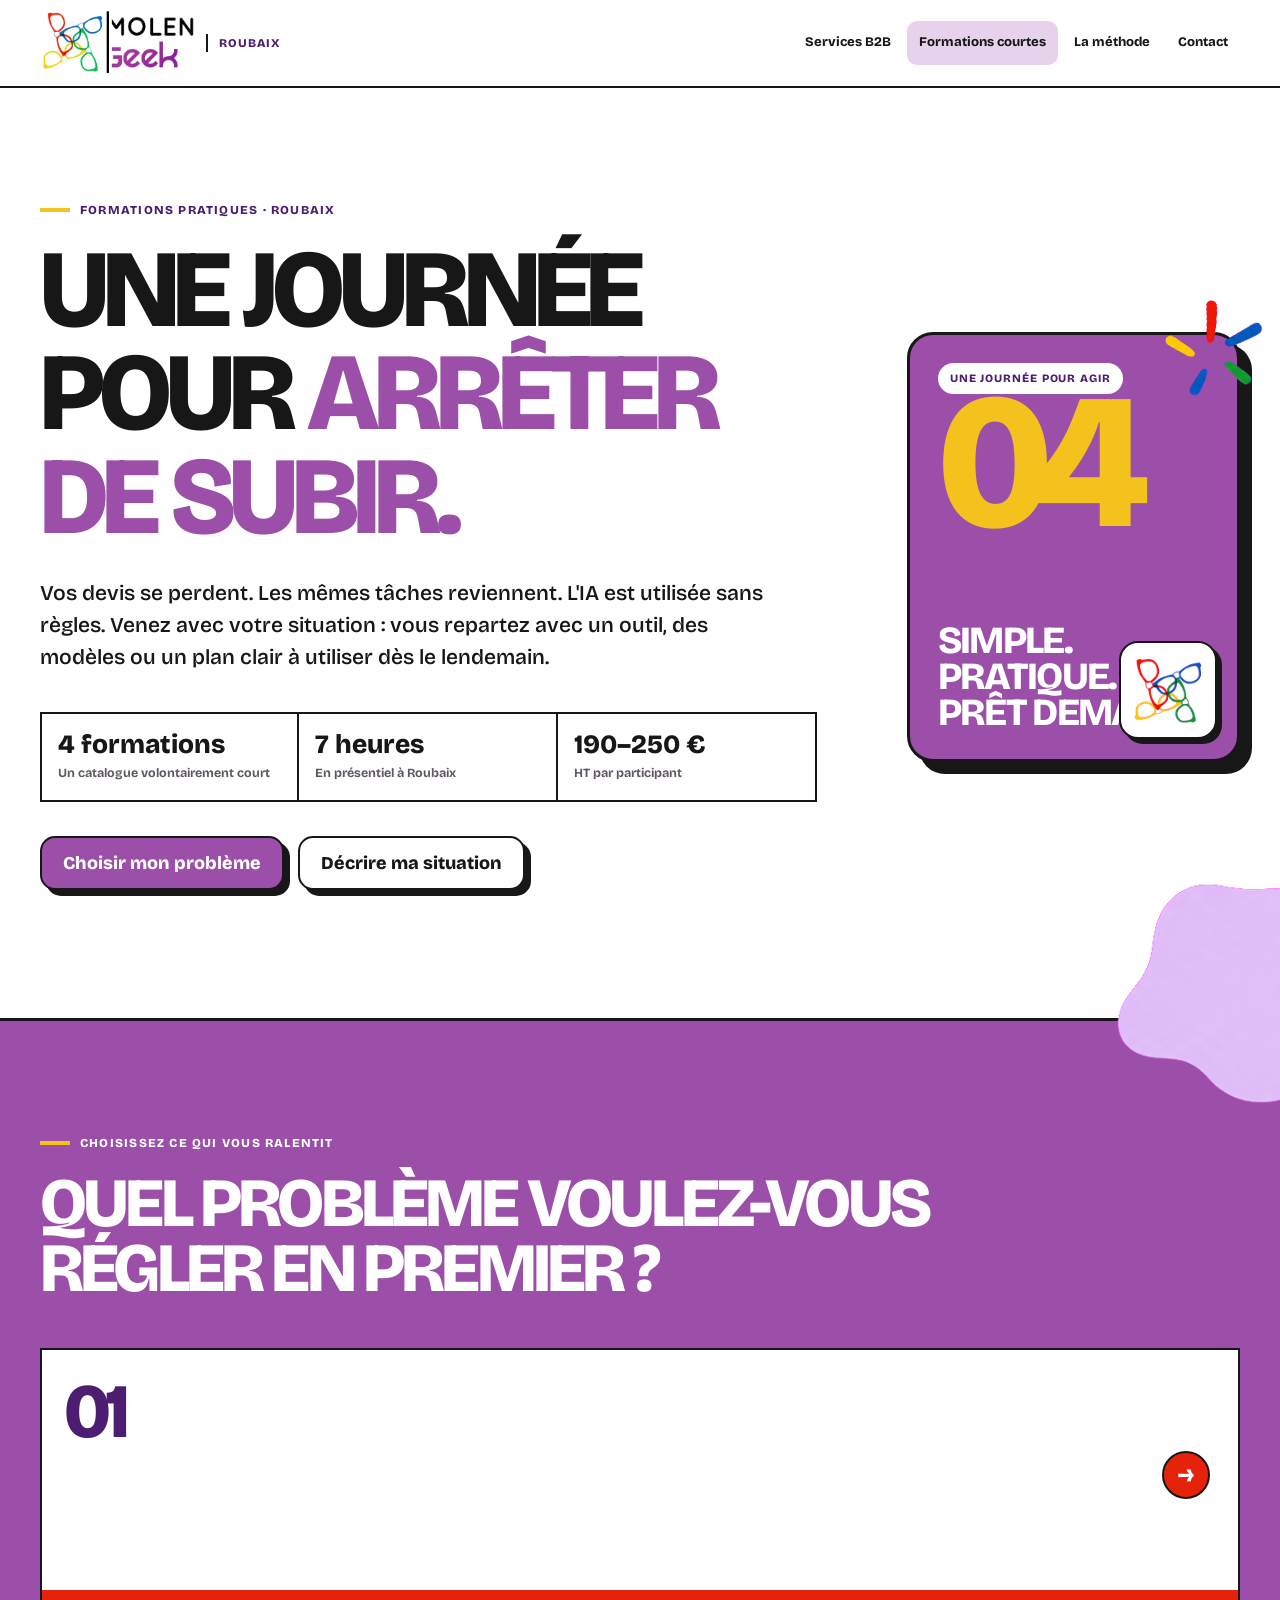
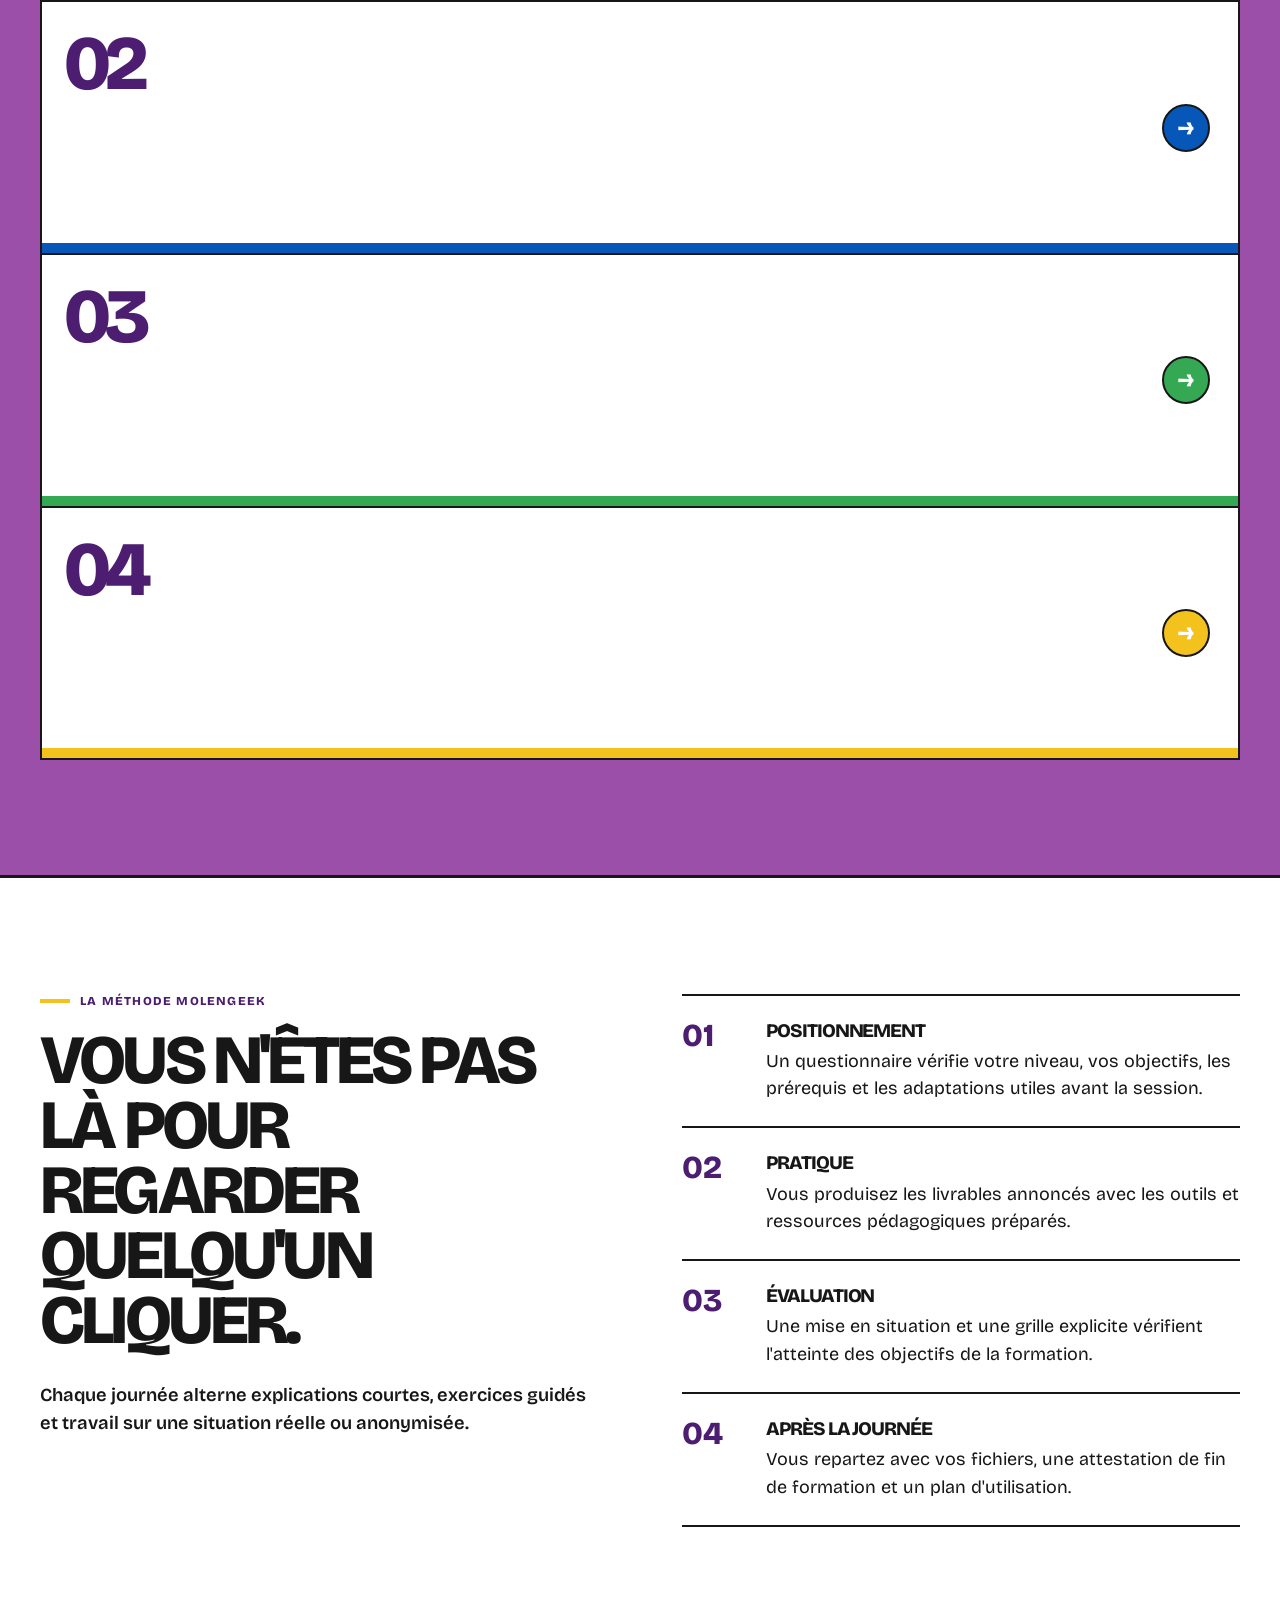
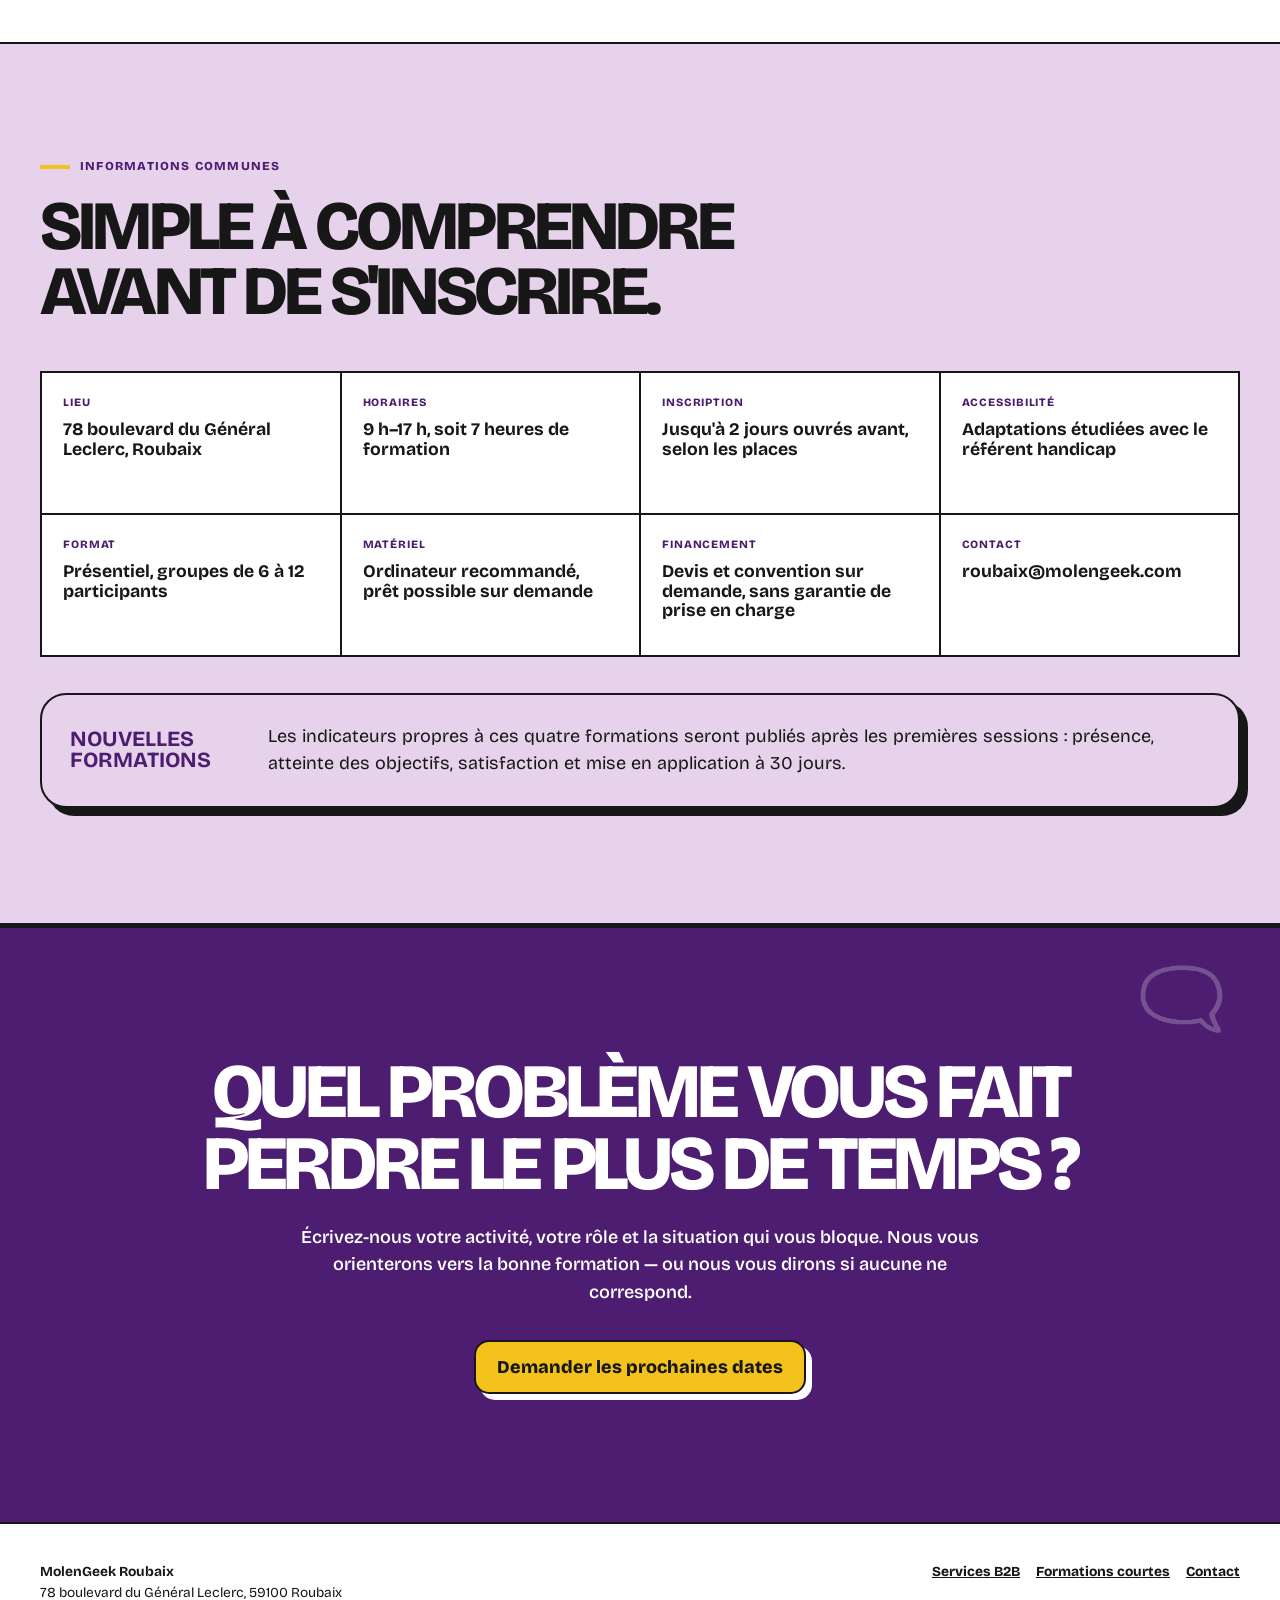
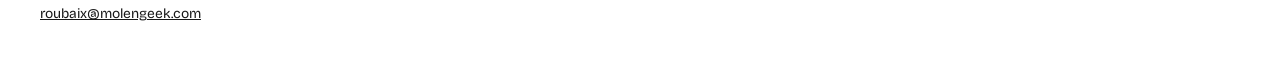
<file: site/formations.html>
<!doctype html>
<html lang="fr">
<head>
  <meta charset="utf-8">
  <meta name="viewport" content="width=device-width, initial-scale=1">
  <meta name="description" content="Quatre journées pratiques pour arrêter de perdre du temps, des prospects ou le contrôle de vos usages IA.">
  <title>Formations pratiques d'une journée — MolenGeek Roubaix</title>
  <link rel="stylesheet" href="styles.css">
  <script src="script.js" defer></script>
</head>
<body>
  <a class="skip-link" href="#contenu">Aller au contenu</a>
  <header class="site-header">
    <div class="header-inner">
      <a class="brand" href="index.html" aria-label="MolenGeek Roubaix — accueil">
        <img class="brand-logo" src="../brand/molengeek/assets/png/logo-molengeek-horizontal.png" alt="MolenGeek">
        <span class="brand-campus">Roubaix</span>
      </a>
      <button class="menu-toggle" type="button" hidden data-menu-toggle aria-expanded="false" aria-controls="navigation">Menu</button>
      <nav class="site-nav" id="navigation" data-navigation data-open="false" aria-label="Navigation principale">
        <a href="index.html">Services B2B</a>
        <a href="formations.html" aria-current="page">Formations courtes</a>
        <a href="#methode">La méthode</a>
        <a href="mailto:roubaix@molengeek.com?subject=Formation%20courte%20MolenGeek">Contact</a>
      </nav>
    </div>
  </header>

  <main id="contenu">
    <section class="hero">
      <div class="shell hero-grid">
        <div>
          <p class="eyebrow">Formations pratiques · Roubaix</p>
          <h1>Une journée pour <span class="accent">arrêter de subir.</span></h1>
          <p class="hero-copy">Vos devis se perdent. Les mêmes tâches reviennent. L'IA est utilisée sans règles. Venez avec votre situation : vous repartez avec un outil, des modèles ou un plan clair à utiliser dès le lendemain.</p>
          <div class="stats" aria-label="Informations principales">
            <div class="stat"><strong>4 formations</strong><span>Un catalogue volontairement court</span></div>
            <div class="stat"><strong>7 heures</strong><span>En présentiel à Roubaix</span></div>
            <div class="stat"><strong>190–250 €</strong><span>HT par participant</span></div>
          </div>
          <div class="actions">
            <a class="button" href="#catalogue">Choisir mon problème</a>
            <a class="button secondary" href="mailto:roubaix@molengeek.com?subject=Conseil%20formation%20courte">Décrire ma situation</a>
          </div>
        </div>
        <aside class="poster-card" aria-label="Quatre formations courtes">
          <div>
            <span class="poster-label">Une journée pour agir</span>
            <div class="poster-number">04</div>
          </div>
          <div>
            <p class="poster-copy">Simple.<br>Pratique.<br>Prêt demain.</p>
            <img class="poster-icon" src="../brand/molengeek/assets/png-generated-v2/logo-mark-generated.png" alt="" aria-hidden="true">
          </div>
        </aside>
      </div>
    </section>

    <section class="section purple" id="catalogue">
      <div class="shell">
        <p class="eyebrow">Choisissez ce qui vous ralentit</p>
        <h2 class="section-heading">Quel problème voulez-vous régler en premier&nbsp;?</h2>
        <div class="training-list">
          <a class="training-row red" href="formation-ai-act-rgpd.html">
            <span class="training-index">01</span>
            <div class="training-copy"><h3>Vos équipes utilisent déjà l'IA. Savez-vous avec quelles données&nbsp;?</h3><p>Repérez les usages à risque et posez des règles simples pour ne plus travailler à l'aveugle.</p></div>
            <div class="training-meta"><span><strong>250 € HT</strong>par participant</span><span><strong>Dirigeants &amp; RH</strong>PME et associations</span><span><strong>Livrable</strong>Charte + plan 90 jours</span></div>
            <span class="training-arrow" aria-hidden="true">→</span>
          </a>
          <a class="training-row blue" href="formation-prospects-relances.html">
            <span class="training-index">02</span>
            <div class="training-copy"><h3>Des clients ont demandé un devis. Qui devez-vous relancer aujourd'hui&nbsp;?</h3><p>Construisez le tableau et les messages pour ne plus laisser vos demandes refroidir.</p></div>
            <div class="training-meta"><span><strong>190 € HT</strong>par participant</span><span><strong>Indépendants &amp; TPE</strong>Activité déjà lancée</span><span><strong>Livrable</strong>Pipeline + relances</span></div>
            <span class="training-arrow" aria-hidden="true">→</span>
          </a>
          <a class="training-row green" href="formation-ia-productivite.html">
            <span class="training-index">03</span>
            <div class="training-copy"><h3>Vos journées partent dans les mails et les comptes rendus&nbsp;?</h3><p>Utilisez l'IA pour préparer trois tâches répétitives, sans perdre le contrôle du résultat.</p></div>
            <div class="training-meta"><span><strong>190 € HT</strong>par participant</span><span><strong>Équipes &amp; entrepreneurs</strong>Tous métiers support</span><span><strong>Livrable</strong>Bibliothèque de modèles</span></div>
            <span class="training-arrow" aria-hidden="true">→</span>
          </a>
          <a class="training-row yellow" href="formation-automatisation-sans-code.html">
            <span class="training-index">04</span>
            <div class="training-copy"><h3>Chaque copier-coller peut créer une erreur. Lequel supprimer en premier&nbsp;?</h3><p>Transformez une tâche répétitive en automatisation simple, sans écrire de code.</p></div>
            <div class="training-meta"><span><strong>250 € HT</strong>par participant</span><span><strong>Profils opérationnels</strong>À l'aise avec le numérique</span><span><strong>Livrable</strong>Prototype testé</span></div>
            <span class="training-arrow" aria-hidden="true">→</span>
          </a>
        </div>
      </div>
    </section>

    <section class="section" id="methode">
      <div class="shell split">
        <div>
          <p class="eyebrow">La méthode MolenGeek</p>
          <h2 class="section-heading">Vous n'êtes pas là pour regarder quelqu'un cliquer.</h2>
          <p class="section-intro">Chaque journée alterne explications courtes, exercices guidés et travail sur une situation réelle ou anonymisée.</p>
        </div>
        <div class="steps">
          <article class="step"><div><h3>Positionnement</h3><p>Un questionnaire vérifie votre niveau, vos objectifs, les prérequis et les adaptations utiles avant la session.</p></div></article>
          <article class="step"><div><h3>Pratique</h3><p>Vous produisez les livrables annoncés avec les outils et ressources pédagogiques préparés.</p></div></article>
          <article class="step"><div><h3>Évaluation</h3><p>Une mise en situation et une grille explicite vérifient l'atteinte des objectifs de la formation.</p></div></article>
          <article class="step"><div><h3>Après la journée</h3><p>Vous repartez avec vos fichiers, une attestation de fin de formation et un plan d'utilisation.</p></div></article>
        </div>
      </div>
    </section>

    <section class="section soft">
      <div class="shell">
        <p class="eyebrow">Informations communes</p>
        <h2 class="section-heading">Simple à comprendre avant de s'inscrire.</h2>
        <div class="practical-grid">
          <div class="practical-item"><span>Lieu</span><strong>78 boulevard du Général Leclerc, Roubaix</strong></div>
          <div class="practical-item"><span>Horaires</span><strong>9 h–17 h, soit 7 heures de formation</strong></div>
          <div class="practical-item"><span>Inscription</span><strong>Jusqu'à 2 jours ouvrés avant, selon les places</strong></div>
          <div class="practical-item"><span>Accessibilité</span><strong>Adaptations étudiées avec le référent handicap</strong></div>
          <div class="practical-item"><span>Format</span><strong>Présentiel, groupes de 6 à 12 participants</strong></div>
          <div class="practical-item"><span>Matériel</span><strong>Ordinateur recommandé, prêt possible sur demande</strong></div>
          <div class="practical-item"><span>Financement</span><strong>Devis et convention sur demande, sans garantie de prise en charge</strong></div>
          <div class="practical-item"><span>Contact</span><strong>roubaix@molengeek.com</strong></div>
        </div>
        <div class="quality-note" style="margin-top: 36px;">
          <strong>Nouvelles formations</strong>
          <p>Les indicateurs propres à ces quatre formations seront publiés après les premières sessions : présence, atteinte des objectifs, satisfaction et mise en application à 30 jours.</p>
        </div>
      </div>
    </section>

    <section class="cta-section">
      <div class="shell">
        <h2>Quel problème vous fait perdre le plus de temps&nbsp;?</h2>
        <p>Écrivez-nous votre activité, votre rôle et la situation qui vous bloque. Nous vous orienterons vers la bonne formation — ou nous vous dirons si aucune ne correspond.</p>
        <div class="actions"><a class="button" href="mailto:roubaix@molengeek.com?subject=Choisir%20une%20formation%20courte">Demander les prochaines dates</a></div>
      </div>
    </section>
  </main>

  <footer class="site-footer">
    <div class="shell footer-grid">
      <p><strong>MolenGeek Roubaix</strong><br>78 boulevard du Général Leclerc, 59100 Roubaix<br><a href="mailto:roubaix@molengeek.com">roubaix@molengeek.com</a></p>
      <div class="footer-links"><a href="index.html">Services B2B</a><a href="formations.html">Formations courtes</a><a href="mailto:roubaix@molengeek.com">Contact</a></div>
    </div>
  </footer>
</body>
</html>
</file>
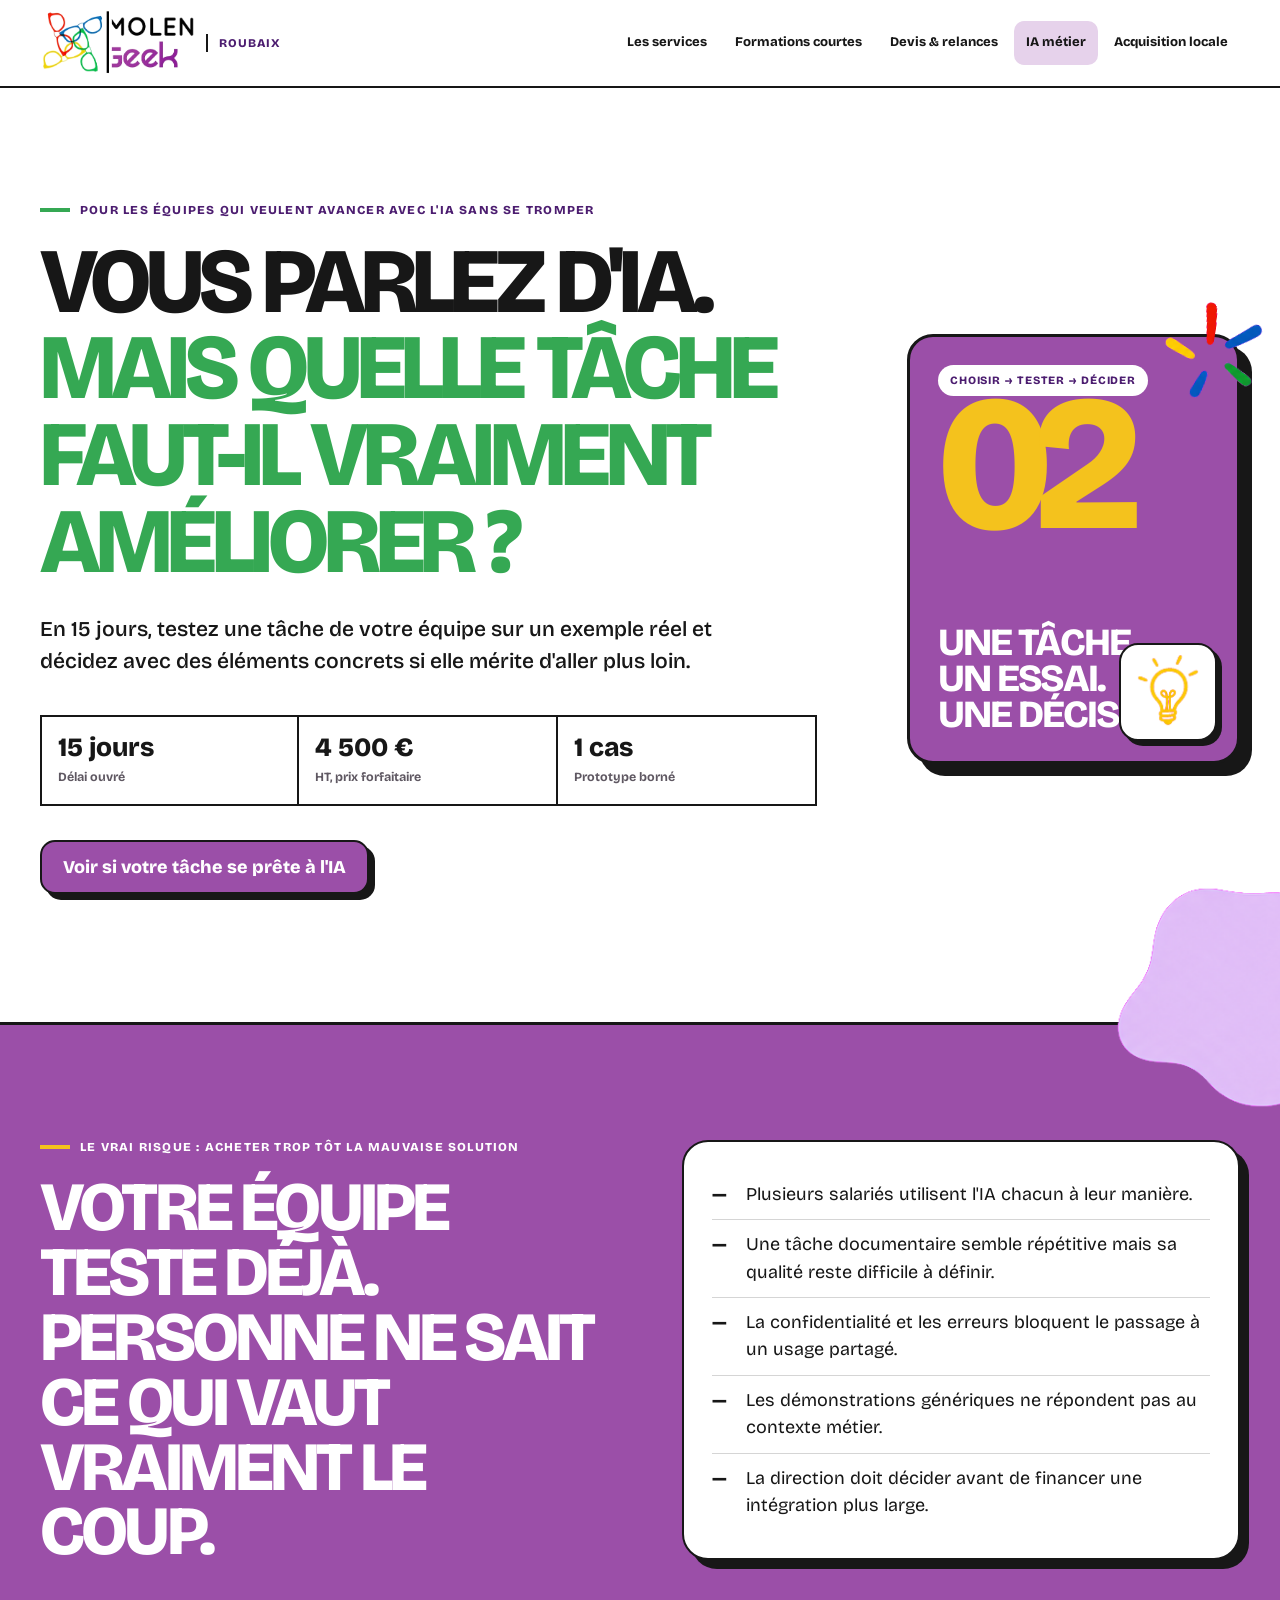
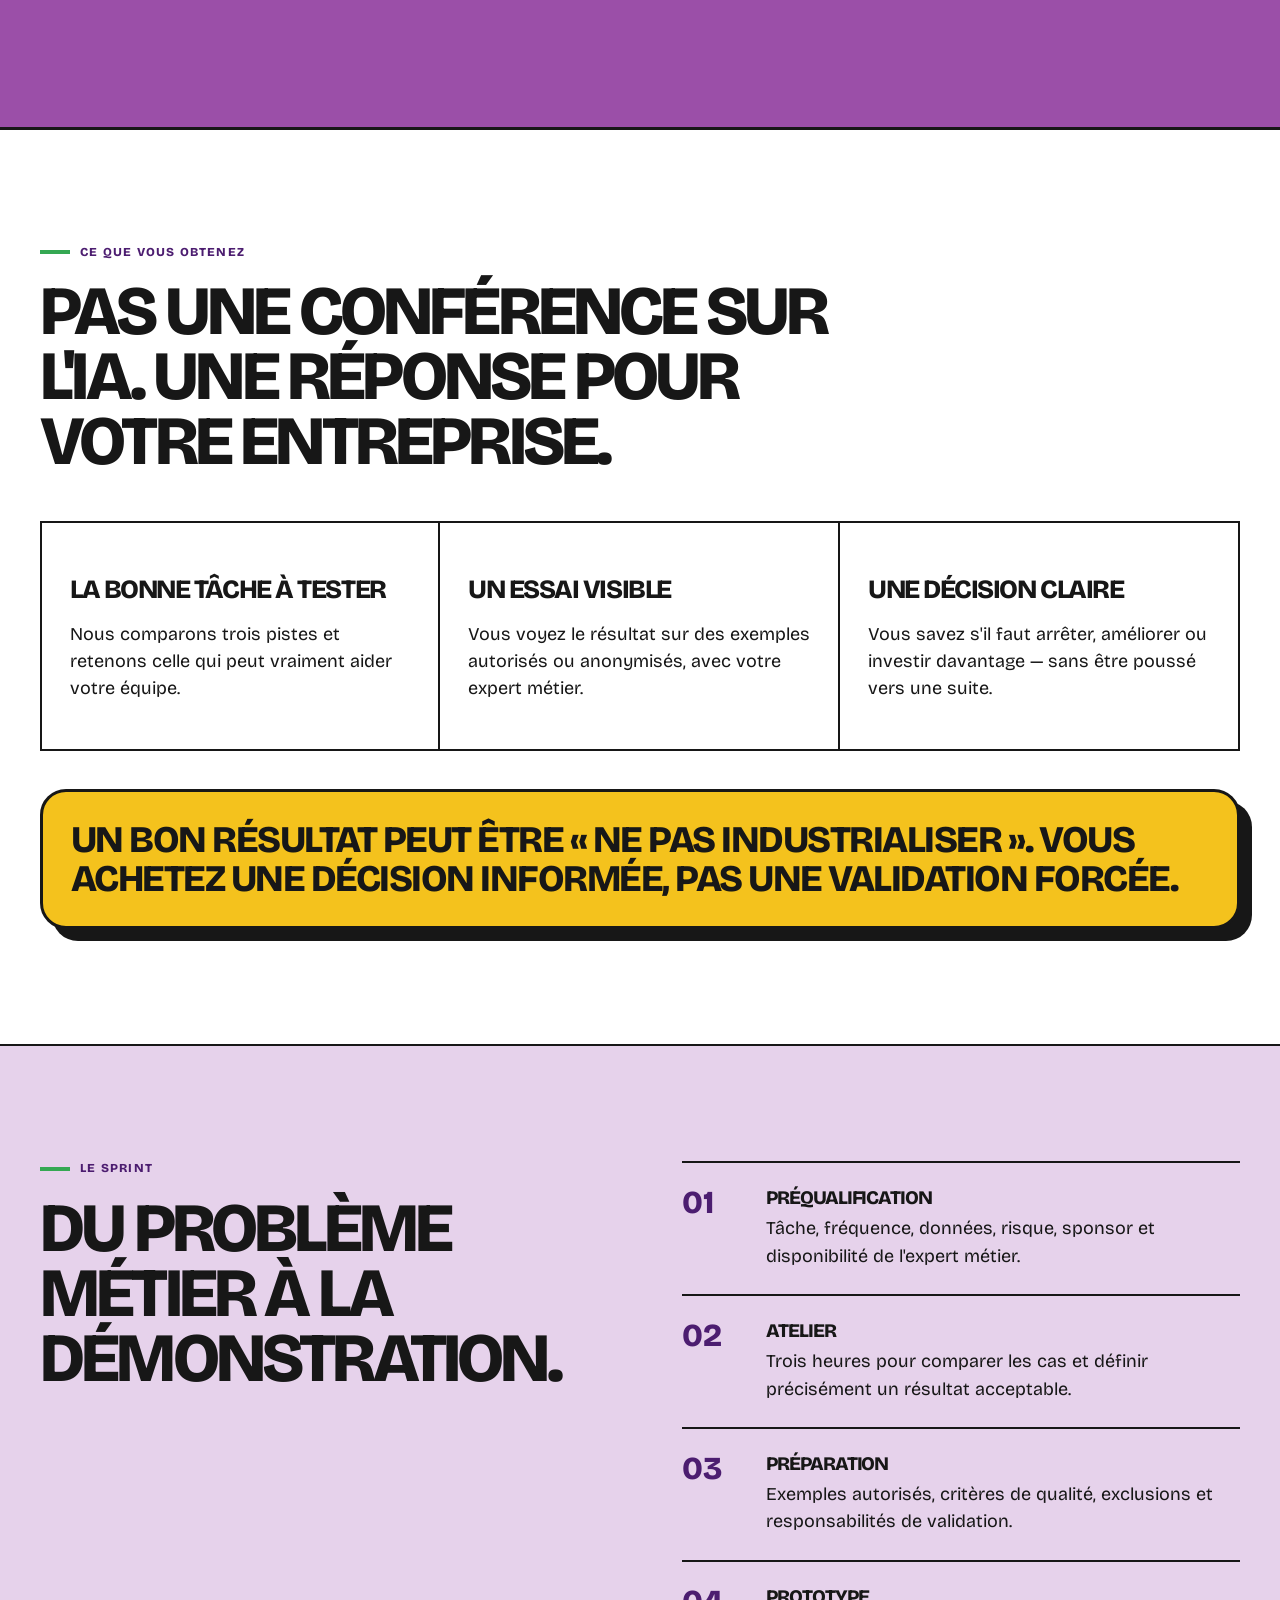
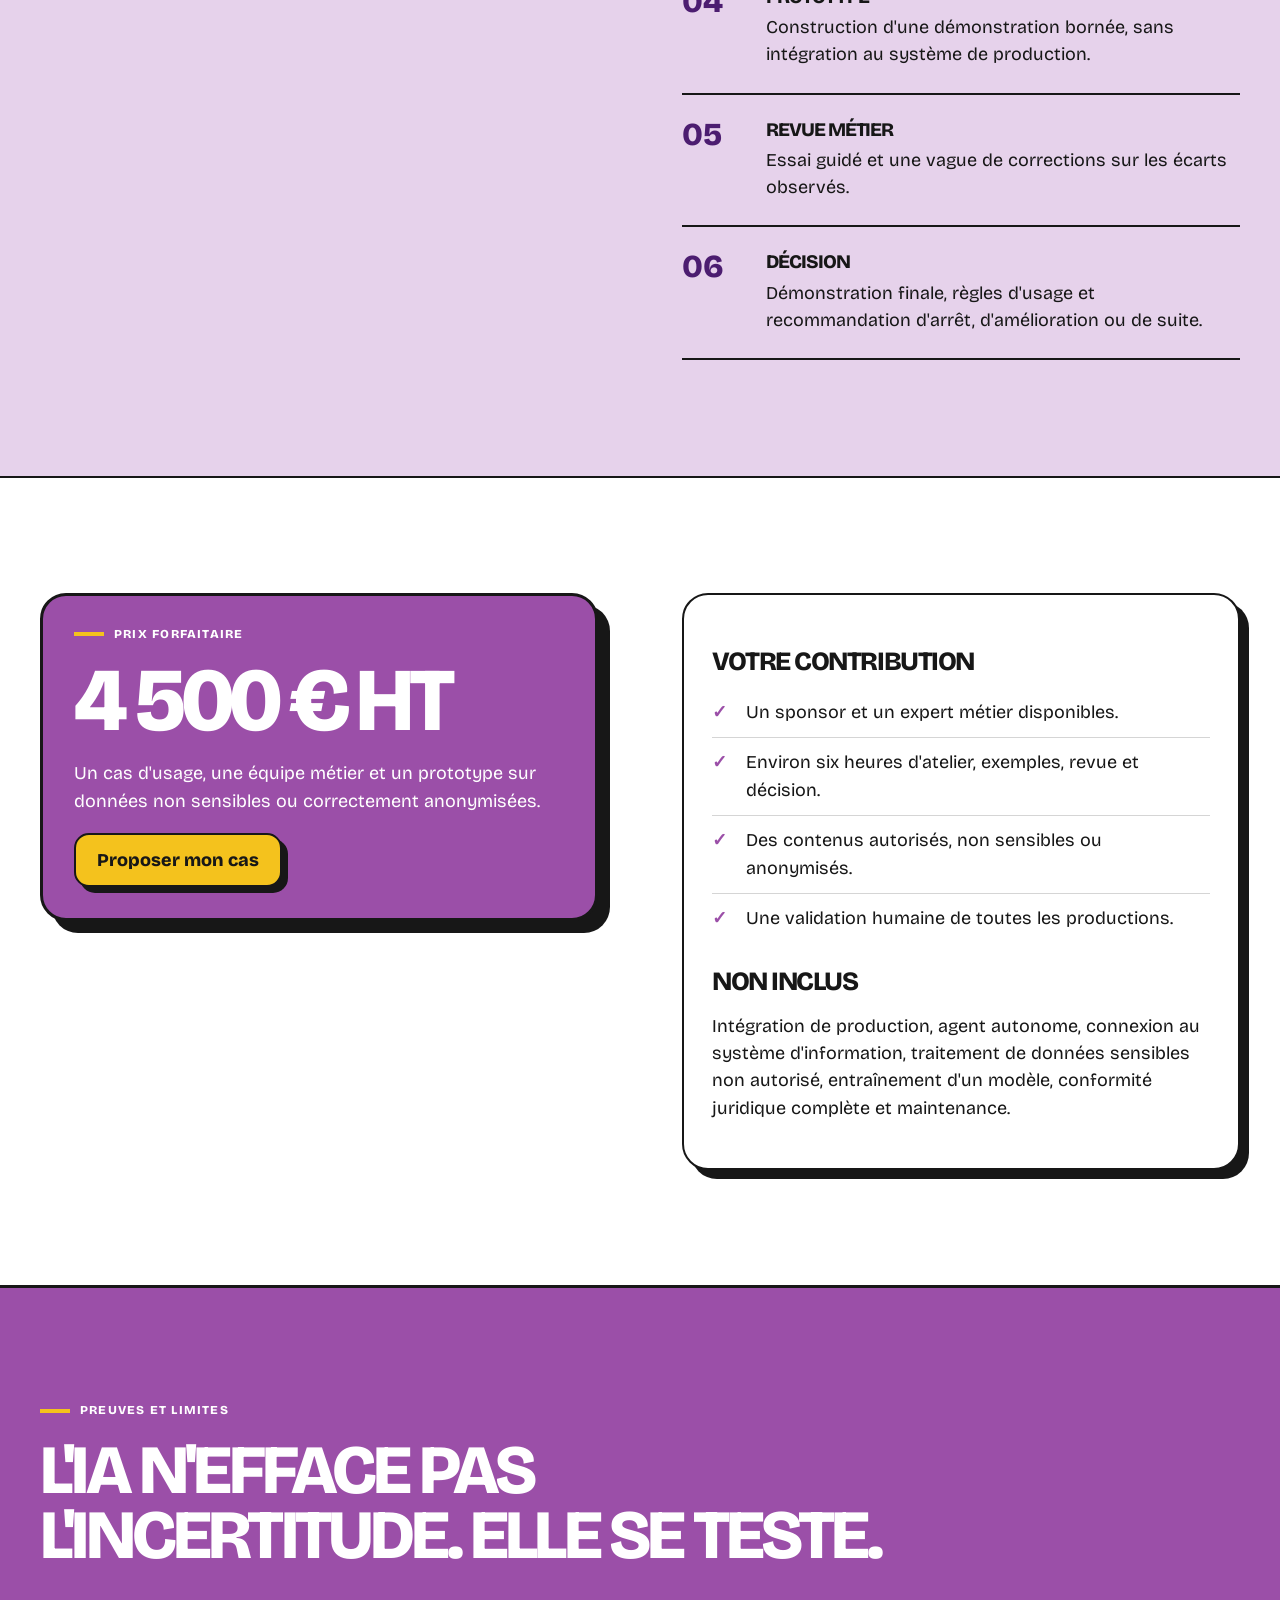
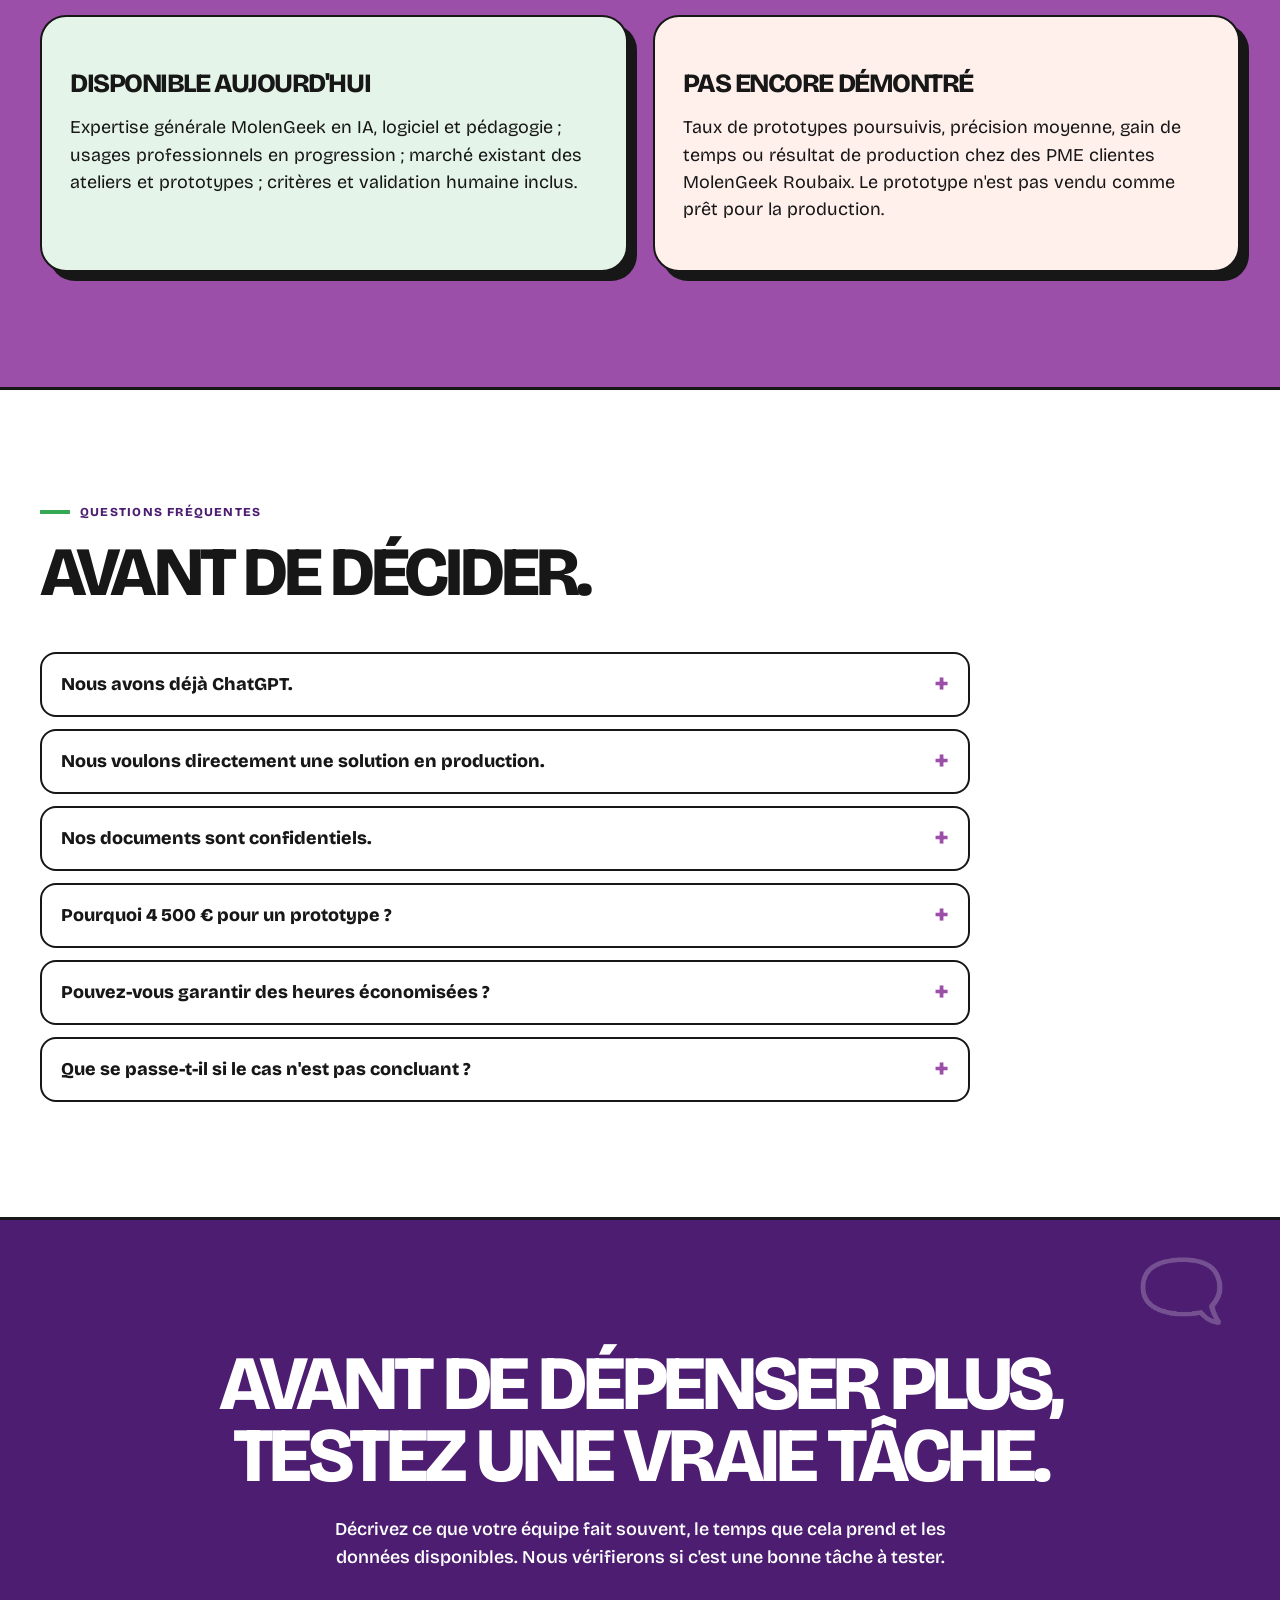
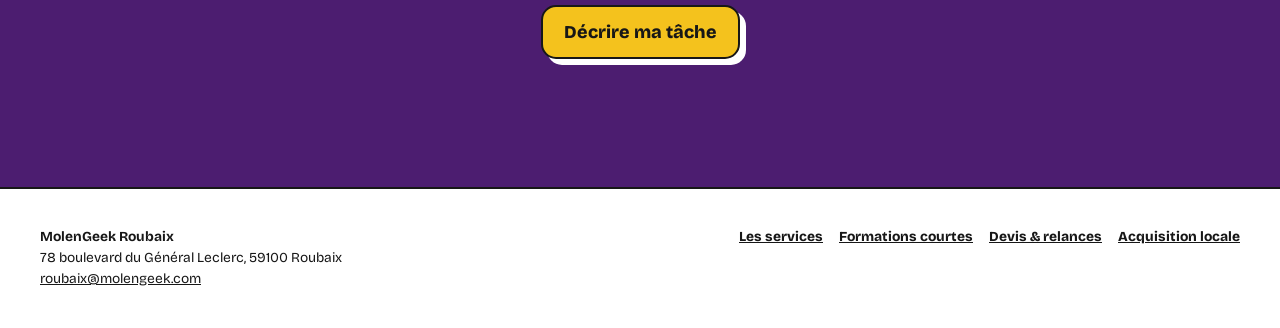
<file: site/ia-metier-prototype.html>
<!doctype html>
<html lang="fr">
<head>
  <meta charset="utf-8">
  <meta name="viewport" content="width=device-width, initial-scale=1">
  <meta name="description" content="L'IA vous intéresse mais vous ne savez pas quoi en faire ? Testez une tâche utile avant d'investir davantage.">
  <title>Tester l'IA sur votre vrai travail — MolenGeek Roubaix</title>
  <link rel="stylesheet" href="styles.css">
  <script src="script.js" defer></script>
</head>
<body class="theme-green">
  <a class="skip-link" href="#contenu">Aller au contenu</a>
  <header class="site-header">
    <div class="header-inner">
      <a class="brand" href="index.html" aria-label="MolenGeek Roubaix — accueil"><img class="brand-logo" src="../brand/molengeek/assets/png/logo-molengeek-horizontal.png" alt="MolenGeek"><span class="brand-campus">Roubaix</span></a>
      <button class="menu-toggle" type="button" hidden data-menu-toggle aria-expanded="false" aria-controls="navigation">Menu</button>
      <nav class="site-nav" id="navigation" data-navigation data-open="false" aria-label="Navigation principale">
        <a href="index.html">Les services</a>
        <a href="formations.html">Formations courtes</a>
        <a href="devis-relances.html">Devis &amp; relances</a>
        <a href="ia-metier-prototype.html" aria-current="page">IA métier</a>
        <a href="acquisition-locale.html">Acquisition locale</a>
      </nav>
    </div>
  </header>

  <main id="contenu">
    <section class="hero offer-hero">
      <div class="shell hero-grid">
        <div>
          <p class="eyebrow">Pour les équipes qui veulent avancer avec l'IA sans se tromper</p>
          <h1>Vous parlez d'IA. <span class="accent">Mais quelle tâche faut-il vraiment améliorer&nbsp;?</span></h1>
          <p class="hero-copy">En 15 jours, testez une tâche de votre équipe sur un exemple réel et décidez avec des éléments concrets si elle mérite d'aller plus loin.</p>
          <div class="stats" aria-label="Informations principales">
            <div class="stat"><strong>15 jours</strong><span>Délai ouvré</span></div>
            <div class="stat"><strong>4 500 €</strong><span>HT, prix forfaitaire</span></div>
            <div class="stat"><strong>1 cas</strong><span>Prototype borné</span></div>
          </div>
          <div class="actions"><a class="button" href="mailto:roubaix@molengeek.com?subject=Diagnostic%20%E2%80%94%20Atelier%20IA%20m%C3%A9tier%20et%20prototype">Voir si votre tâche se prête à l'IA</a></div>
        </div>
        <aside class="poster-card" aria-label="Prototype IA métier">
          <div><span class="poster-label">Choisir → tester → décider</span><div class="poster-number">02</div></div>
          <div><p class="poster-copy">Une tâche.<br>Un essai.<br>Une décision.</p><img class="poster-icon" src="../brand/molengeek/assets/png-generated-v2/lightbulb-yellow.png" alt="" aria-hidden="true"><div class="color-bars" aria-hidden="true"><span></span><span></span><span></span><span></span></div></div>
        </aside>
      </div>
    </section>

    <section class="section purple">
      <div class="shell split">
        <div>
          <p class="eyebrow">Le vrai risque : acheter trop tôt la mauvaise solution</p>
          <h2 class="section-heading">Votre équipe teste déjà. Personne ne sait ce qui vaut vraiment le coup.</h2>
        </div>
        <div class="content-card">
          <ul class="plain-list">
            <li>Plusieurs salariés utilisent l'IA chacun à leur manière.</li>
            <li>Une tâche documentaire semble répétitive mais sa qualité reste difficile à définir.</li>
            <li>La confidentialité et les erreurs bloquent le passage à un usage partagé.</li>
            <li>Les démonstrations génériques ne répondent pas au contexte métier.</li>
            <li>La direction doit décider avant de financer une intégration plus large.</li>
          </ul>
        </div>
      </div>
    </section>

    <section class="section">
      <div class="shell">
        <p class="eyebrow">Ce que vous obtenez</p>
        <h2 class="section-heading">Pas une conférence sur l'IA. Une réponse pour votre entreprise.</h2>
        <div class="card-grid">
          <article class="content-card"><h3>La bonne tâche à tester</h3><p>Nous comparons trois pistes et retenons celle qui peut vraiment aider votre équipe.</p></article>
          <article class="content-card"><h3>Un essai visible</h3><p>Vous voyez le résultat sur des exemples autorisés ou anonymisés, avec votre expert métier.</p></article>
          <article class="content-card"><h3>Une décision claire</h3><p>Vous savez s'il faut arrêter, améliorer ou investir davantage — sans être poussé vers une suite.</p></article>
        </div>
        <div class="promise-band" style="margin-top: 38px;">Un bon résultat peut être « ne pas industrialiser ». Vous achetez une décision informée, pas une validation forcée.</div>
      </div>
    </section>

    <section class="section soft">
      <div class="shell split">
        <div>
          <p class="eyebrow">Le sprint</p>
          <h2 class="section-heading">Du problème métier à la démonstration.</h2>
        </div>
        <div class="steps">
          <article class="step"><div><h3>Préqualification</h3><p>Tâche, fréquence, données, risque, sponsor et disponibilité de l'expert métier.</p></div></article>
          <article class="step"><div><h3>Atelier</h3><p>Trois heures pour comparer les cas et définir précisément un résultat acceptable.</p></div></article>
          <article class="step"><div><h3>Préparation</h3><p>Exemples autorisés, critères de qualité, exclusions et responsabilités de validation.</p></div></article>
          <article class="step"><div><h3>Prototype</h3><p>Construction d'une démonstration bornée, sans intégration au système de production.</p></div></article>
          <article class="step"><div><h3>Revue métier</h3><p>Essai guidé et une vague de corrections sur les écarts observés.</p></div></article>
          <article class="step"><div><h3>Décision</h3><p>Démonstration finale, règles d'usage et recommandation d'arrêt, d'amélioration ou de suite.</p></div></article>
        </div>
      </div>
    </section>

    <section class="section">
      <div class="shell split">
        <div class="price-panel">
          <p class="eyebrow">Prix forfaitaire</p>
          <span class="big-price">4 500 € HT</span>
          <p>Un cas d'usage, une équipe métier et un prototype sur données non sensibles ou correctement anonymisées.</p>
          <a class="button" href="mailto:roubaix@molengeek.com?subject=Diagnostic%20%E2%80%94%20Atelier%20IA%20m%C3%A9tier%20et%20prototype">Proposer mon cas</a>
        </div>
        <div class="content-card">
          <h3>Votre contribution</h3>
          <ul class="check-list">
            <li>Un sponsor et un expert métier disponibles.</li>
            <li>Environ six heures d'atelier, exemples, revue et décision.</li>
            <li>Des contenus autorisés, non sensibles ou anonymisés.</li>
            <li>Une validation humaine de toutes les productions.</li>
          </ul>
          <h3>Non inclus</h3>
          <p>Intégration de production, agent autonome, connexion au système d'information, traitement de données sensibles non autorisé, entraînement d'un modèle, conformité juridique complète et maintenance.</p>
        </div>
      </div>
    </section>

    <section class="section purple">
      <div class="shell">
        <p class="eyebrow">Preuves et limites</p>
        <h2 class="section-heading">L'IA n'efface pas l'incertitude. Elle se teste.</h2>
        <div class="proof-grid">
          <article class="proof-card available"><h3>Disponible aujourd'hui</h3><p>Expertise générale MolenGeek en IA, logiciel et pédagogie ; usages professionnels en progression ; marché existant des ateliers et prototypes ; critères et validation humaine inclus.</p></article>
          <article class="proof-card missing"><h3>Pas encore démontré</h3><p>Taux de prototypes poursuivis, précision moyenne, gain de temps ou résultat de production chez des PME clientes MolenGeek Roubaix. Le prototype n'est pas vendu comme prêt pour la production.</p></article>
        </div>
      </div>
    </section>

    <section class="section">
      <div class="shell">
        <p class="eyebrow">Questions fréquentes</p>
        <h2 class="section-heading">Avant de décider.</h2>
        <div class="faq">
          <details><summary>Nous avons déjà ChatGPT.</summary><p>L'outil ne choisit pas le bon cas, ne définit pas la qualité acceptable et ne crée pas les règles de validation propres à votre métier.</p></details>
          <details><summary>Nous voulons directement une solution en production.</summary><p>Ce sprint évite justement d'intégrer trop tôt. Une industrialisation éventuelle est estimée séparément après la démonstration.</p></details>
          <details><summary>Nos documents sont confidentiels.</summary><p>Nous utilisons uniquement des contenus autorisés, non sensibles ou anonymisés. Sinon, le cas est refusé ou redéfini.</p></details>
          <details><summary>Pourquoi 4 500 € pour un prototype ?</summary><p>Le forfait comprend le cadrage, la sélection, le prototype, les critères, la revue, les règles d'usage et la décision. Il vise à réduire le risque d'un projet plus coûteux.</p></details>
          <details><summary>Pouvez-vous garantir des heures économisées ?</summary><p>Non. Un gain durable dépend ensuite de l'intégration, des volumes, de la qualité des données et de l'adoption.</p></details>
          <details><summary>Que se passe-t-il si le cas n'est pas concluant ?</summary><p>Vous conservez le prototype, les écarts observés et une recommandation d'arrêt ou d'amélioration. Aucune suite ne vous est imposée.</p></details>
        </div>
      </div>
    </section>

    <section class="cta-section">
      <div class="shell">
        <h2>Avant de dépenser plus, testez une vraie tâche.</h2>
        <p>Décrivez ce que votre équipe fait souvent, le temps que cela prend et les données disponibles. Nous vérifierons si c'est une bonne tâche à tester.</p>
        <div class="actions"><a class="button" href="mailto:roubaix@molengeek.com?subject=Diagnostic%20%E2%80%94%20Atelier%20IA%20m%C3%A9tier%20et%20prototype">Décrire ma tâche</a></div>
      </div>
    </section>
  </main>

  <footer class="site-footer"><div class="shell footer-grid"><p><strong>MolenGeek Roubaix</strong><br>78 boulevard du Général Leclerc, 59100 Roubaix<br><a href="mailto:roubaix@molengeek.com">roubaix@molengeek.com</a></p><div class="footer-links"><a href="index.html">Les services</a><a href="formations.html">Formations courtes</a><a href="devis-relances.html">Devis &amp; relances</a><a href="acquisition-locale.html">Acquisition locale</a></div></div></footer>
</body>
</html>
</file>
<file: site/styles.css>
@font-face {
  font-family: "Bricolage Grotesque";
  src: url("../brand/molengeek/fonts/BricolageGrotesque-Variable.ttf") format("truetype");
  font-style: normal;
  font-weight: 100 900;
  font-display: swap;
}

:root {
  --ink: #171717;
  --white: #ffffff;
  --purple: #9b4fa8;
  --purple-dark: #4c1d70;
  --lavender: #e6d2eb;
  --red: #e5230a;
  --blue: #0757b9;
  --green: #35a853;
  --yellow: #f4c21d;
  --muted: #5f5862;
  --accent: var(--yellow);
  --radius: 26px;
  --depth: 12px 12px 0 var(--ink);
  --max: 1200px;
}

* { box-sizing: border-box; }
html { scroll-behavior: smooth; }
body {
  margin: 0;
  background: var(--white);
  color: var(--ink);
  font-family: "Bricolage Grotesque", sans-serif;
  font-size: 18px;
  line-height: 1.52;
}
body.theme-blue { --accent: var(--blue); }
body.theme-green { --accent: var(--green); }
body.theme-yellow { --accent: var(--yellow); }
body.theme-red { --accent: var(--red); }
a { color: inherit; }
img { display: block; max-width: 100%; }
button, a { -webkit-tap-highlight-color: transparent; }
:focus-visible { outline: 4px solid var(--blue); outline-offset: 4px; }

.skip-link {
  position: fixed;
  top: 12px;
  left: 12px;
  z-index: 100;
  padding: 11px 16px;
  transform: translateY(-160%);
  background: var(--yellow);
  border: 2px solid var(--ink);
  border-radius: 12px;
  font-weight: 800;
}
.skip-link:focus { transform: translateY(0); }

.site-header {
  position: sticky;
  top: 0;
  z-index: 20;
  background: rgba(255, 255, 255, .96);
  border-bottom: 2px solid var(--ink);
}
.header-inner, .shell {
  width: min(calc(100% - 48px), var(--max));
  margin-inline: auto;
}
.header-inner {
  min-height: 86px;
  display: flex;
  align-items: center;
  justify-content: space-between;
  gap: 28px;
}
.brand {
  display: inline-flex;
  align-items: center;
  gap: 12px;
  text-decoration: none;
}
.brand-logo { width: 154px; height: auto; }
.brand-campus {
  padding-left: 11px;
  border-left: 2px solid var(--ink);
  color: var(--purple-dark);
  font-size: .74rem;
  font-weight: 800;
  letter-spacing: .08em;
  text-transform: uppercase;
}
.site-nav { display: flex; align-items: center; gap: 4px; }
.site-nav a {
  min-height: 44px;
  display: inline-flex;
  align-items: center;
  padding: 9px 12px;
  border-radius: 10px;
  text-decoration: none;
  font-size: .82rem;
  font-weight: 750;
}
.site-nav a:hover, .site-nav a[aria-current="page"] { background: var(--lavender); }
.menu-toggle {
  display: none;
  min-width: 48px;
  min-height: 48px;
  background: var(--white);
  border: 2px solid var(--ink);
  border-radius: 12px;
  color: var(--ink);
  font: inherit;
  font-weight: 800;
  cursor: pointer;
}
main { overflow: hidden; }

.hero {
  position: relative;
  padding: clamp(62px, 9vw, 120px) 0 clamp(72px, 10vw, 132px);
}
.hero::after {
  content: "";
  position: absolute;
  right: -74px;
  bottom: -100px;
  width: 250px;
  aspect-ratio: 1;
  background: url("../brand/molengeek/assets/png-generated-v2/organic-blob-lavender.png") center/contain no-repeat;
  pointer-events: none;
}
.hero-grid {
  position: relative;
  z-index: 1;
  display: grid;
  grid-template-columns: minmax(0, 1.4fr) minmax(310px, .6fr);
  gap: clamp(42px, 7vw, 90px);
  align-items: center;
}
.eyebrow {
  display: flex;
  align-items: center;
  gap: 10px;
  width: fit-content;
  margin: 0 0 21px;
  color: var(--purple-dark);
  font-size: .76rem;
  font-weight: 800;
  letter-spacing: .1em;
  line-height: 1.2;
  text-transform: uppercase;
}
.eyebrow::before { content: ""; width: 30px; height: 4px; background: var(--accent); }
.section.purple .eyebrow, .price-panel .eyebrow { color: var(--white); }
.section.purple .eyebrow::before, .price-panel .eyebrow::before { background: var(--yellow); }
h1, h2, h3, .display {
  margin-top: 0;
  font-family: "Bricolage Grotesque", sans-serif;
  font-weight: 800;
  line-height: .94;
  letter-spacing: -.055em;
}
h1 {
  max-width: 900px;
  margin-bottom: 0;
  font-size: clamp(3.25rem, 8.6vw, 7.75rem);
  text-transform: uppercase;
}
.offer-hero h1 { font-size: clamp(3rem, 7.2vw, 6.55rem); }
h1 .accent, h2 .accent { color: var(--purple); }
.theme-blue h1 .accent { color: var(--blue); }
.theme-green h1 .accent { color: var(--green); }
.theme-yellow h1 .accent { color: #bd8d00; }
.hero-copy {
  max-width: 745px;
  margin: 28px 0 0;
  font-size: clamp(1.08rem, 1.8vw, 1.32rem);
  font-weight: 540;
}
.actions { display: flex; flex-wrap: wrap; gap: 14px; margin-top: 34px; }
.button {
  min-height: 54px;
  display: inline-flex;
  align-items: center;
  justify-content: center;
  padding: 13px 21px;
  border: 2px solid var(--ink);
  border-radius: 15px;
  background: var(--purple);
  color: var(--white);
  box-shadow: 6px 6px 0 var(--ink);
  text-decoration: none;
  font-weight: 800;
  line-height: 1.15;
  transition: transform 160ms ease, box-shadow 160ms ease;
}
.button:hover { transform: translate(3px, 3px); box-shadow: 3px 3px 0 var(--ink); }
.button.secondary { background: var(--white); color: var(--ink); }

.poster-card, .price-panel {
  position: relative;
  background: var(--purple);
  color: var(--white);
  border: 3px solid var(--ink);
  border-radius: var(--radius);
  box-shadow: var(--depth);
}
.poster-card {
  min-height: 430px;
  display: flex;
  flex-direction: column;
  justify-content: space-between;
  padding: 28px;
  transform: rotate(1.5deg);
}
.poster-card::before {
  content: "";
  position: absolute;
  top: -40px;
  right: -28px;
  width: 108px;
  height: 108px;
  background: url("../brand/molengeek/assets/png-generated-v2/attention-rays-multicolor.png") center/contain no-repeat;
  transform: rotate(9deg);
  pointer-events: none;
}
.poster-label {
  display: inline-block;
  width: fit-content;
  padding: 7px 12px;
  background: var(--white);
  color: var(--purple-dark);
  border-radius: 999px;
  font-size: .7rem;
  font-weight: 800;
  letter-spacing: .08em;
  text-transform: uppercase;
}
.poster-number {
  color: var(--yellow);
  font-size: clamp(7rem, 16vw, 12rem);
  font-weight: 800;
  line-height: .72;
  letter-spacing: -.09em;
}
.poster-copy {
  margin: 18px 0 0;
  font-size: clamp(1.75rem, 3vw, 2.75rem);
  font-weight: 800;
  line-height: .94;
  letter-spacing: -.045em;
  text-transform: uppercase;
}
.poster-icon {
  position: absolute;
  right: 20px;
  bottom: 20px;
  width: 98px;
  height: 98px;
  object-fit: contain;
  padding: 10px;
  background: var(--white);
  border: 2px solid var(--ink);
  border-radius: 19px;
  box-shadow: 5px 5px 0 var(--ink);
}
.color-bars { display: none; }

.section { padding: clamp(70px, 9vw, 116px) 0; }
.section.purple {
  background: var(--purple);
  color: var(--white);
  border-block: 3px solid var(--ink);
}
.section.soft { background: var(--lavender); border-block: 2px solid var(--ink); }
.section-heading {
  max-width: 890px;
  margin: 0 0 46px;
  font-size: clamp(2.45rem, 5.4vw, 5rem);
  text-transform: uppercase;
}
.section-intro { max-width: 800px; margin: -18px 0 42px; font-size: 1.15rem; font-weight: 600; }

.card-grid {
  display: grid;
  grid-template-columns: repeat(3, minmax(0, 1fr));
  border-top: 2px solid currentColor;
}
.service-card, .content-card, .step, .proof-card { color: var(--ink); }
.service-card {
  position: relative;
  display: flex;
  flex-direction: column;
  padding: 31px 28px 34px;
  background: var(--white);
  border-right: 2px solid var(--ink);
  border-bottom: 2px solid var(--ink);
}
.service-card:first-child { border-left: 2px solid var(--ink); }
.service-card::after {
  content: "";
  position: absolute;
  left: 0;
  bottom: 0;
  width: 100%;
  height: 9px;
  background: var(--blue);
}
.service-card:nth-child(2)::after { background: var(--green); }
.service-card:nth-child(3)::after { background: var(--yellow); }
.service-number { color: var(--purple-dark); font-size: 3.8rem; font-weight: 800; line-height: .8; }
.service-card h3, .content-card h3, .proof-card h3 {
  margin: 25px 0 14px;
  font-size: 1.65rem;
  line-height: 1;
  text-transform: uppercase;
}
.service-card p { margin: 0 0 16px; }
.service-card .price { margin-top: auto; padding-top: 18px; font-weight: 800; }
.text-link { width: fit-content; margin-top: 16px; font-weight: 800; text-underline-offset: 5px; text-decoration-thickness: 2px; }

.training-list {
  display: grid;
  border-top: 2px solid var(--ink);
}
.training-row {
  --row-accent: var(--purple);
  display: grid;
  grid-template-columns: 92px minmax(0, 1.25fr) minmax(210px, .55fr) 54px;
  gap: clamp(20px, 4vw, 54px);
  align-items: center;
  min-height: 220px;
  padding: 32px 22px;
  background: var(--white);
  border: 2px solid var(--ink);
  border-top: 0;
  box-shadow: inset 0 -10px 0 var(--row-accent);
  text-decoration: none;
  transition: background 160ms ease, transform 160ms ease;
}
.training-row:hover { background: #fbf7fc; transform: translateX(5px); }
.training-row.red { --row-accent: var(--red); }
.training-row.blue { --row-accent: var(--blue); }
.training-row.green { --row-accent: var(--green); }
.training-row.yellow { --row-accent: var(--yellow); }
.training-index {
  align-self: start;
  color: var(--purple-dark);
  font-size: clamp(3.2rem, 6vw, 5.3rem);
  font-weight: 800;
  line-height: .8;
  letter-spacing: -.08em;
}
.training-copy h3 {
  max-width: 720px;
  margin: 0 0 14px;
  font-size: clamp(1.65rem, 3.2vw, 2.8rem);
  line-height: .96;
  text-transform: uppercase;
}
.training-copy p, .training-meta p { margin: 0; }
.training-meta { display: grid; gap: 10px; font-size: .9rem; }
.training-meta strong { display: block; font-size: 1.25rem; line-height: 1.05; }
.training-arrow {
  display: grid;
  width: 48px;
  height: 48px;
  place-items: center;
  background: var(--row-accent);
  border: 2px solid var(--ink);
  border-radius: 50%;
  font-size: 1.55rem;
  font-weight: 900;
}

.training-hero .poster-card { background: var(--purple-dark); }
.training-hero .poster-number { color: var(--accent); }
.ticket-facts {
  display: grid;
  gap: 12px;
  margin-top: 26px;
  padding-top: 21px;
  border-top: 2px solid rgba(255,255,255,.6);
}
.ticket-fact { display: flex; align-items: baseline; justify-content: space-between; gap: 18px; }
.ticket-fact span { font-size: .76rem; font-weight: 750; letter-spacing: .06em; text-transform: uppercase; }
.ticket-fact strong { color: var(--yellow); font-size: 1.1rem; text-align: right; }
.theme-yellow .ticket-fact strong { color: var(--white); }

.deliverable-grid {
  display: grid;
  grid-template-columns: repeat(2, minmax(0, 1fr));
  gap: 22px;
  counter-reset: deliverable;
}
.deliverable {
  position: relative;
  min-height: 190px;
  padding: 28px 28px 28px 78px;
  background: var(--white);
  color: var(--ink);
  border: 2px solid var(--ink);
  border-radius: 20px;
  counter-increment: deliverable;
}
.deliverable::before {
  content: counter(deliverable, decimal-leading-zero);
  position: absolute;
  top: 28px;
  left: 24px;
  color: var(--accent);
  font-size: 1.5rem;
  font-weight: 900;
  line-height: 1;
}
.deliverable h3 { margin: 0 0 10px; font-size: 1.3rem; line-height: 1.05; text-transform: uppercase; }
.deliverable p { margin: 0; }

.objective-list {
  display: grid;
  grid-template-columns: repeat(2, minmax(0, 1fr));
  gap: 0 34px;
  margin: 0;
  padding: 0;
  list-style: none;
  counter-reset: objective;
}
.objective-list li {
  position: relative;
  padding: 18px 0 18px 52px;
  border-bottom: 2px solid var(--ink);
  counter-increment: objective;
}
.objective-list li::before {
  content: counter(objective, decimal-leading-zero);
  position: absolute;
  top: 18px;
  left: 0;
  color: var(--purple-dark);
  font-weight: 900;
}

.practical-grid {
  display: grid;
  grid-template-columns: repeat(4, minmax(0, 1fr));
  border-top: 2px solid var(--ink);
  border-left: 2px solid var(--ink);
}
.practical-item {
  min-height: 142px;
  padding: 21px;
  background: var(--white);
  border-right: 2px solid var(--ink);
  border-bottom: 2px solid var(--ink);
}
.practical-item span { display: block; margin-bottom: 9px; color: var(--purple-dark); font-size: .7rem; font-weight: 850; letter-spacing: .08em; text-transform: uppercase; }
.practical-item strong { display: block; font-size: 1.1rem; line-height: 1.12; }

.quality-note {
  display: grid;
  grid-template-columns: 170px 1fr;
  gap: 28px;
  align-items: center;
  padding: 28px;
  background: var(--lavender);
  border: 2px solid var(--ink);
  border-radius: var(--radius);
  box-shadow: 8px 8px 0 var(--ink);
}
.quality-note strong { color: var(--purple-dark); font-size: 1.35rem; line-height: 1; text-transform: uppercase; }
.quality-note p { margin: 0; }

.contact-lines { display: grid; gap: 10px; margin: 22px 0 0; }
.contact-lines a { font-weight: 800; text-underline-offset: 4px; }
.legal-copy { max-width: 920px; }
.legal-copy h3 { margin: 32px 0 10px; font-size: 1.28rem; line-height: 1.1; text-transform: uppercase; }
.legal-copy p { margin: 0 0 16px; }
.legal-copy ul { margin: 0; padding-left: 1.25rem; }
.legal-copy li + li { margin-top: 7px; }

.split { display: grid; grid-template-columns: 1fr 1fr; gap: clamp(32px, 7vw, 84px); align-items: start; }
.content-card, .proof-card {
  padding: 28px;
  background: var(--white);
  border: 2px solid var(--ink);
  border-radius: var(--radius);
  box-shadow: 9px 9px 0 var(--ink);
}
.card-grid .content-card {
  border-width: 0 2px 2px 0;
  border-radius: 0;
  box-shadow: none;
}
.card-grid .content-card:first-child { border-left: 2px solid var(--ink); }
.content-card ul, .check-list, .plain-list { margin: 0; padding: 0; list-style: none; }
.check-list li, .plain-list li { position: relative; padding: 11px 0 11px 34px; border-bottom: 1px solid rgba(23,23,23,.18); }
.check-list li:last-child, .plain-list li:last-child { border-bottom: 0; }
.check-list li::before { content: "✓"; position: absolute; left: 0; color: var(--purple); font-weight: 900; }
.plain-list li::before { content: "—"; position: absolute; left: 0; font-weight: 900; }
.promise-band {
  padding: 28px;
  background: var(--yellow);
  border: 3px solid var(--ink);
  border-radius: var(--radius);
  box-shadow: var(--depth);
  font-size: clamp(1.4rem, 3vw, 2.35rem);
  font-weight: 800;
  line-height: 1.04;
  letter-spacing: -.04em;
  text-transform: uppercase;
}

.stats { display: grid; grid-template-columns: repeat(3, 1fr); margin-top: 38px; border-block: 2px solid var(--ink); }
.stat { padding: 17px 16px; border-right: 2px solid var(--ink); }
.stat:first-child { border-left: 2px solid var(--ink); }
.stat strong { display: block; font-size: 1.65rem; font-weight: 800; line-height: 1; }
.stat span { display: block; margin-top: 7px; color: var(--muted); font-size: .78rem; font-weight: 700; }
.steps { display: grid; counter-reset: step; border-top: 2px solid var(--ink); }
.step {
  display: grid;
  grid-template-columns: 64px 1fr;
  gap: 20px;
  padding: 24px 0;
  border-bottom: 2px solid var(--ink);
  counter-increment: step;
}
.step::before { content: counter(step, decimal-leading-zero); color: var(--purple-dark); font-size: 2rem; font-weight: 800; line-height: 1; }
.step h3 { margin: 0 0 7px; font-size: 1.2rem; line-height: 1.1; text-transform: uppercase; }
.step p { margin: 0; }
.price-panel { padding: 31px; }
.price-panel .big-price { display: block; margin: 10px 0 20px; font-size: clamp(3.35rem, 7vw, 6rem); font-weight: 800; line-height: .87; letter-spacing: -.065em; }
.price-panel .button { background: var(--yellow); color: var(--ink); }
.proof-grid { display: grid; grid-template-columns: 1fr 1fr; gap: 25px; }
.proof-card.available { background: #e5f4e8; }
.proof-card.missing { background: #fff0ec; }
.faq { display: grid; gap: 12px; max-width: 930px; }
.faq details { background: var(--white); color: var(--ink); border: 2px solid var(--ink); border-radius: 16px; }
.faq summary { min-height: 61px; display: flex; align-items: center; justify-content: space-between; gap: 20px; padding: 14px 19px; cursor: pointer; font-weight: 800; list-style: none; }
.faq summary::-webkit-details-marker { display: none; }
.faq summary::after { content: "+"; flex: 0 0 auto; color: var(--purple); font-size: 1.8rem; line-height: 1; }
.faq details[open] summary::after { content: "−"; }
.faq details p { margin: 0; padding: 0 19px 19px; }

.cta-section {
  position: relative;
  padding: clamp(78px, 10vw, 128px) 0;
  background: var(--purple-dark);
  color: var(--white);
  text-align: center;
  border-top: 3px solid var(--ink);
}
.cta-section::after {
  content: "";
  position: absolute;
  right: 4vw;
  top: 28px;
  width: 112px;
  aspect-ratio: 1;
  background: url("../brand/molengeek/assets/png-generated-v2/speech-bubble-purple.png") center/contain no-repeat;
  filter: brightness(0) invert(1);
  opacity: .23;
}
.cta-section h2 { max-width: 920px; margin: 0 auto; font-size: clamp(2.65rem, 6vw, 5.65rem); text-transform: uppercase; }
.cta-section p { max-width: 680px; margin: 24px auto 0; font-weight: 550; }
.cta-section .actions { justify-content: center; }
.cta-section .button { background: var(--yellow); color: var(--ink); box-shadow: 6px 6px 0 var(--white); }
.site-footer { padding: 38px 0; background: var(--white); border-top: 2px solid var(--ink); font-size: .86rem; }
.footer-grid { display: flex; align-items: flex-start; justify-content: space-between; gap: 28px; }
.footer-grid p { margin: 0; }
.footer-links { display: flex; flex-wrap: wrap; justify-content: flex-end; gap: 16px; font-weight: 750; }

.js .hero-grid > * { animation: enter .55s ease both; }
.js .hero-grid > :nth-child(2) { animation-delay: .12s; }
@keyframes enter { from { opacity: 0; transform: translateY(14px); } to { opacity: 1; transform: translateY(0); } }

@media (max-width: 920px) {
  .hero-grid, .split { grid-template-columns: 1fr; }
  .poster-card { min-height: 320px; transform: none; }
  .card-grid { grid-template-columns: 1fr; }
  .training-row { grid-template-columns: 72px minmax(0, 1fr) 48px; }
  .training-meta { grid-column: 2 / -1; grid-template-columns: repeat(3, minmax(0, 1fr)); }
  .practical-grid { grid-template-columns: repeat(2, minmax(0, 1fr)); }
  .service-card, .card-grid .content-card { border-left: 2px solid var(--ink); }
  .js .menu-toggle:not([hidden]) { display: inline-grid; place-items: center; }
  .js .header-inner { position: relative; }
  .js .site-nav { position: absolute; top: calc(100% + 2px); right: -24px; left: -24px; display: none; padding: 12px 24px 20px; background: var(--white); border-bottom: 2px solid var(--ink); }
  .js .site-nav[data-open="true"] { display: grid; }
  .js .site-nav a { padding: 12px; }
}

@media (max-width: 680px) {
  body { font-size: 16px; }
  .header-inner, .shell { width: min(calc(100% - 30px), var(--max)); }
  .header-inner { min-height: 76px; }
  .brand-logo { width: 126px; }
  .brand-campus { display: none; }
  .hero { padding-top: 52px; }
  h1, .offer-hero h1 { font-size: clamp(2.72rem, 14.5vw, 4.7rem); }
  .poster-card { min-height: 285px; padding: 23px; }
  .stats, .proof-grid { grid-template-columns: 1fr; }
  .training-row { grid-template-columns: 54px minmax(0, 1fr); min-height: 0; padding: 26px 17px 32px; }
  .training-index { font-size: 3rem; }
  .training-meta { grid-column: 1 / -1; grid-template-columns: 1fr; padding-left: 54px; }
  .training-arrow { display: none; }
  .deliverable-grid, .objective-list, .practical-grid { grid-template-columns: 1fr; }
  .deliverable { min-height: 0; padding-left: 70px; }
  .quality-note { grid-template-columns: 1fr; gap: 12px; }
  .stats { border: 2px solid var(--ink); }
  .stat { border-right: 0; border-bottom: 1px solid var(--ink); }
  .stat:first-child { border-left: 0; }
  .stat:last-child { border-bottom: 0; }
  .step { grid-template-columns: 46px 1fr; gap: 12px; }
  .footer-grid { display: grid; }
  .footer-links { justify-content: flex-start; }
}

@media (prefers-reduced-motion: reduce) {
  html { scroll-behavior: auto; }
  *, *::before, *::after { animation-duration: .01ms !important; animation-iteration-count: 1 !important; transition-duration: .01ms !important; }
}
</file>
